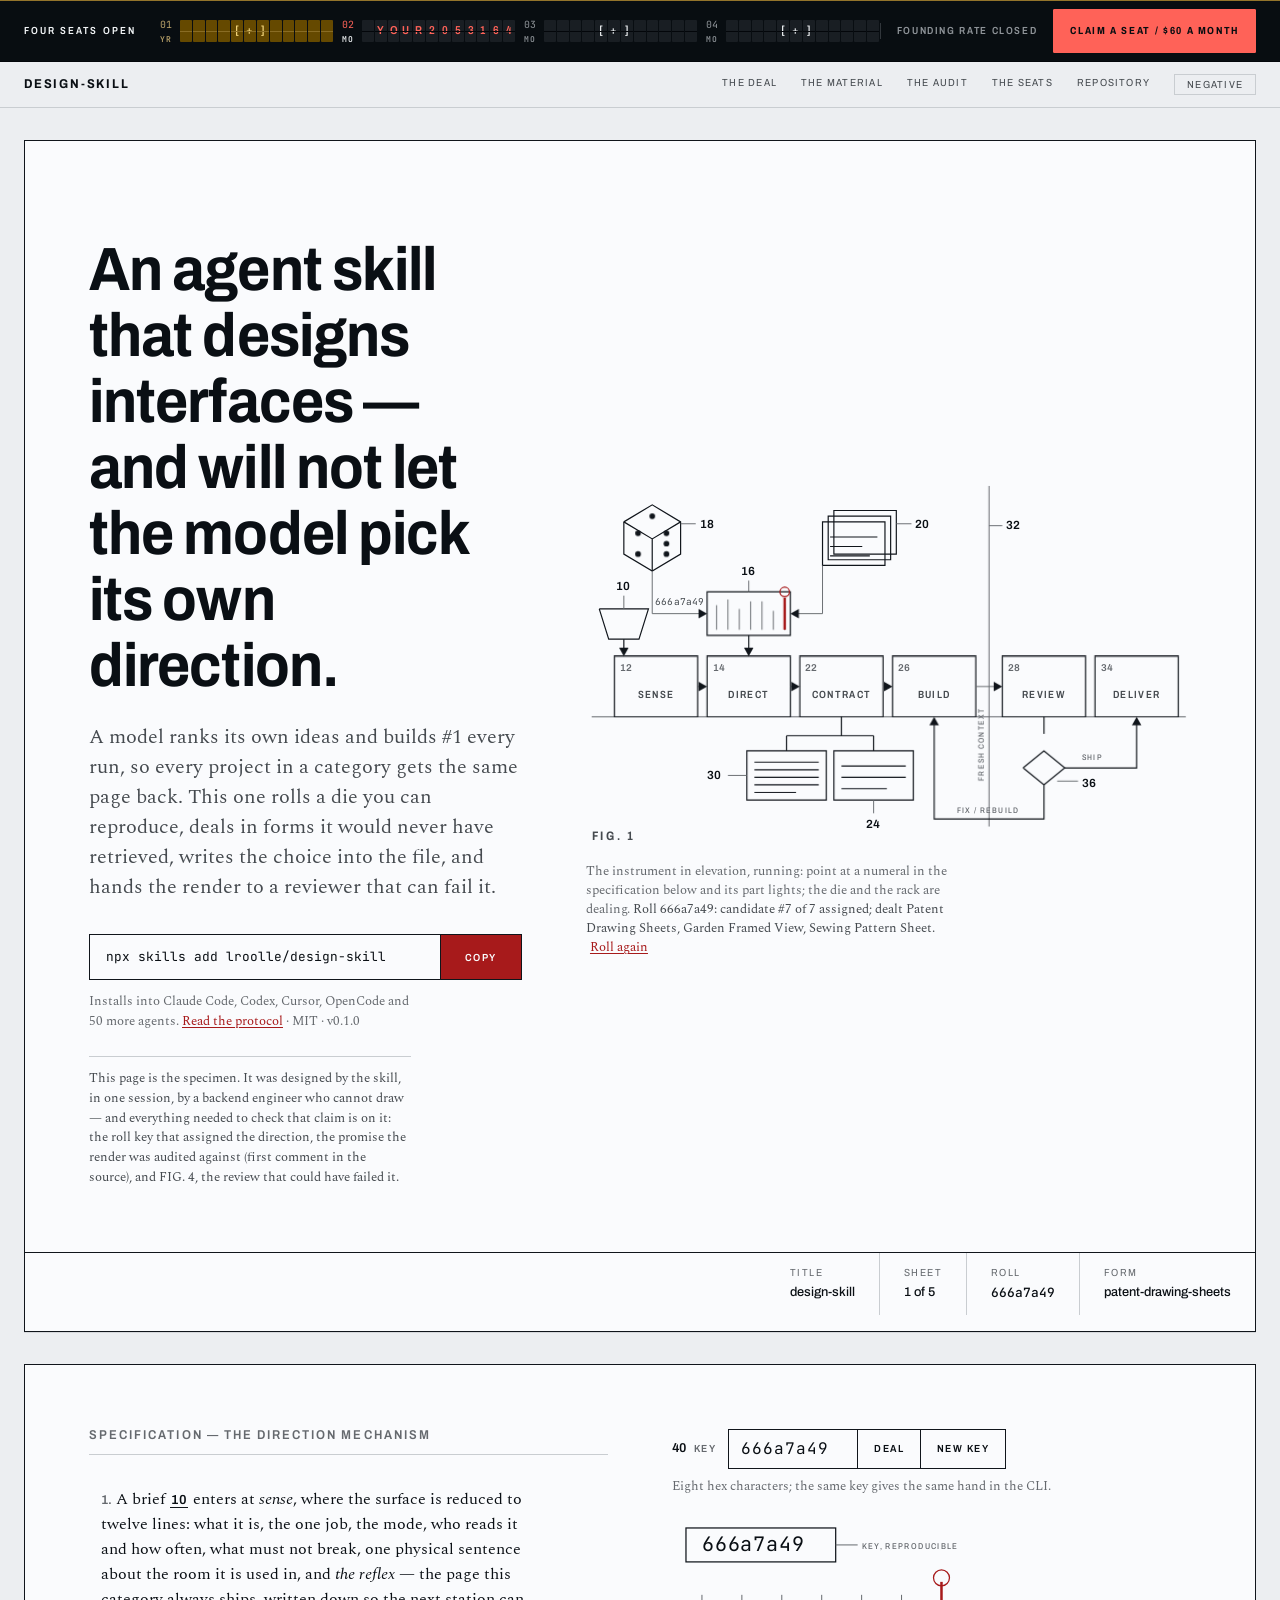
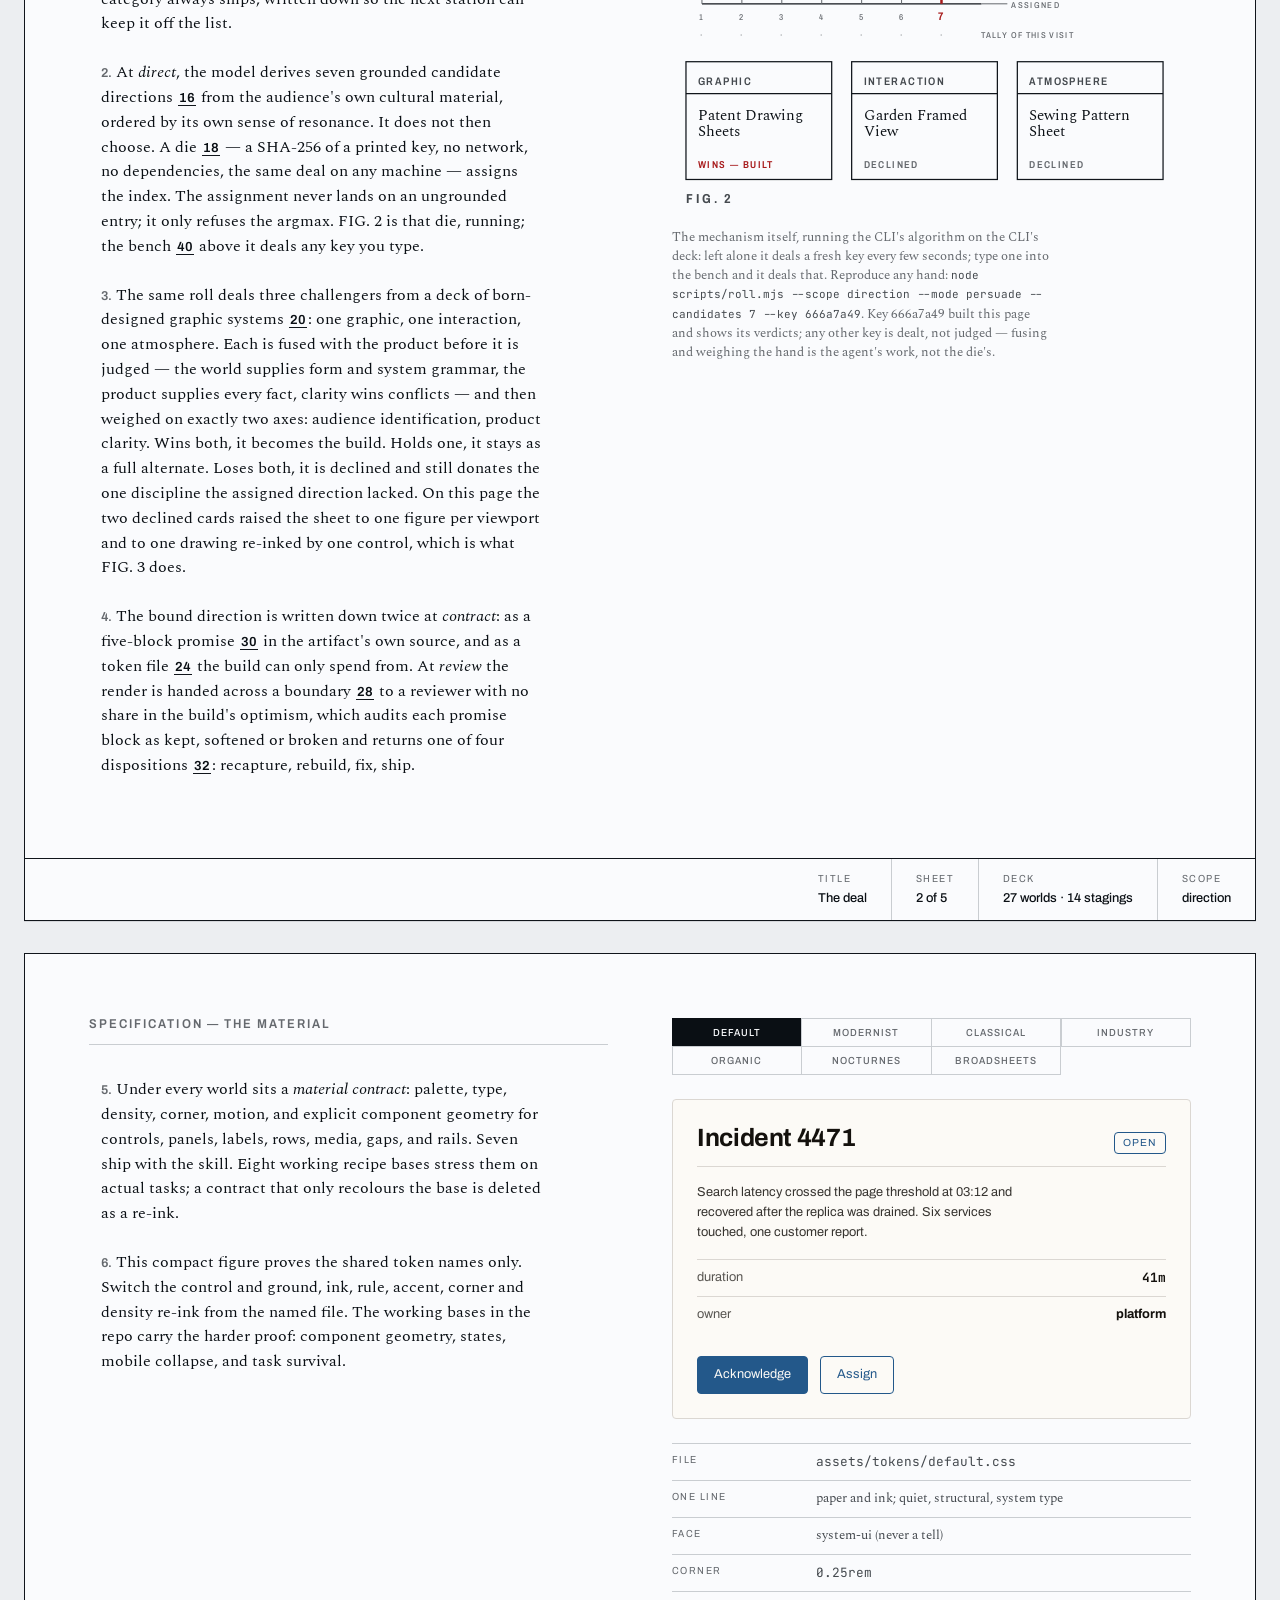
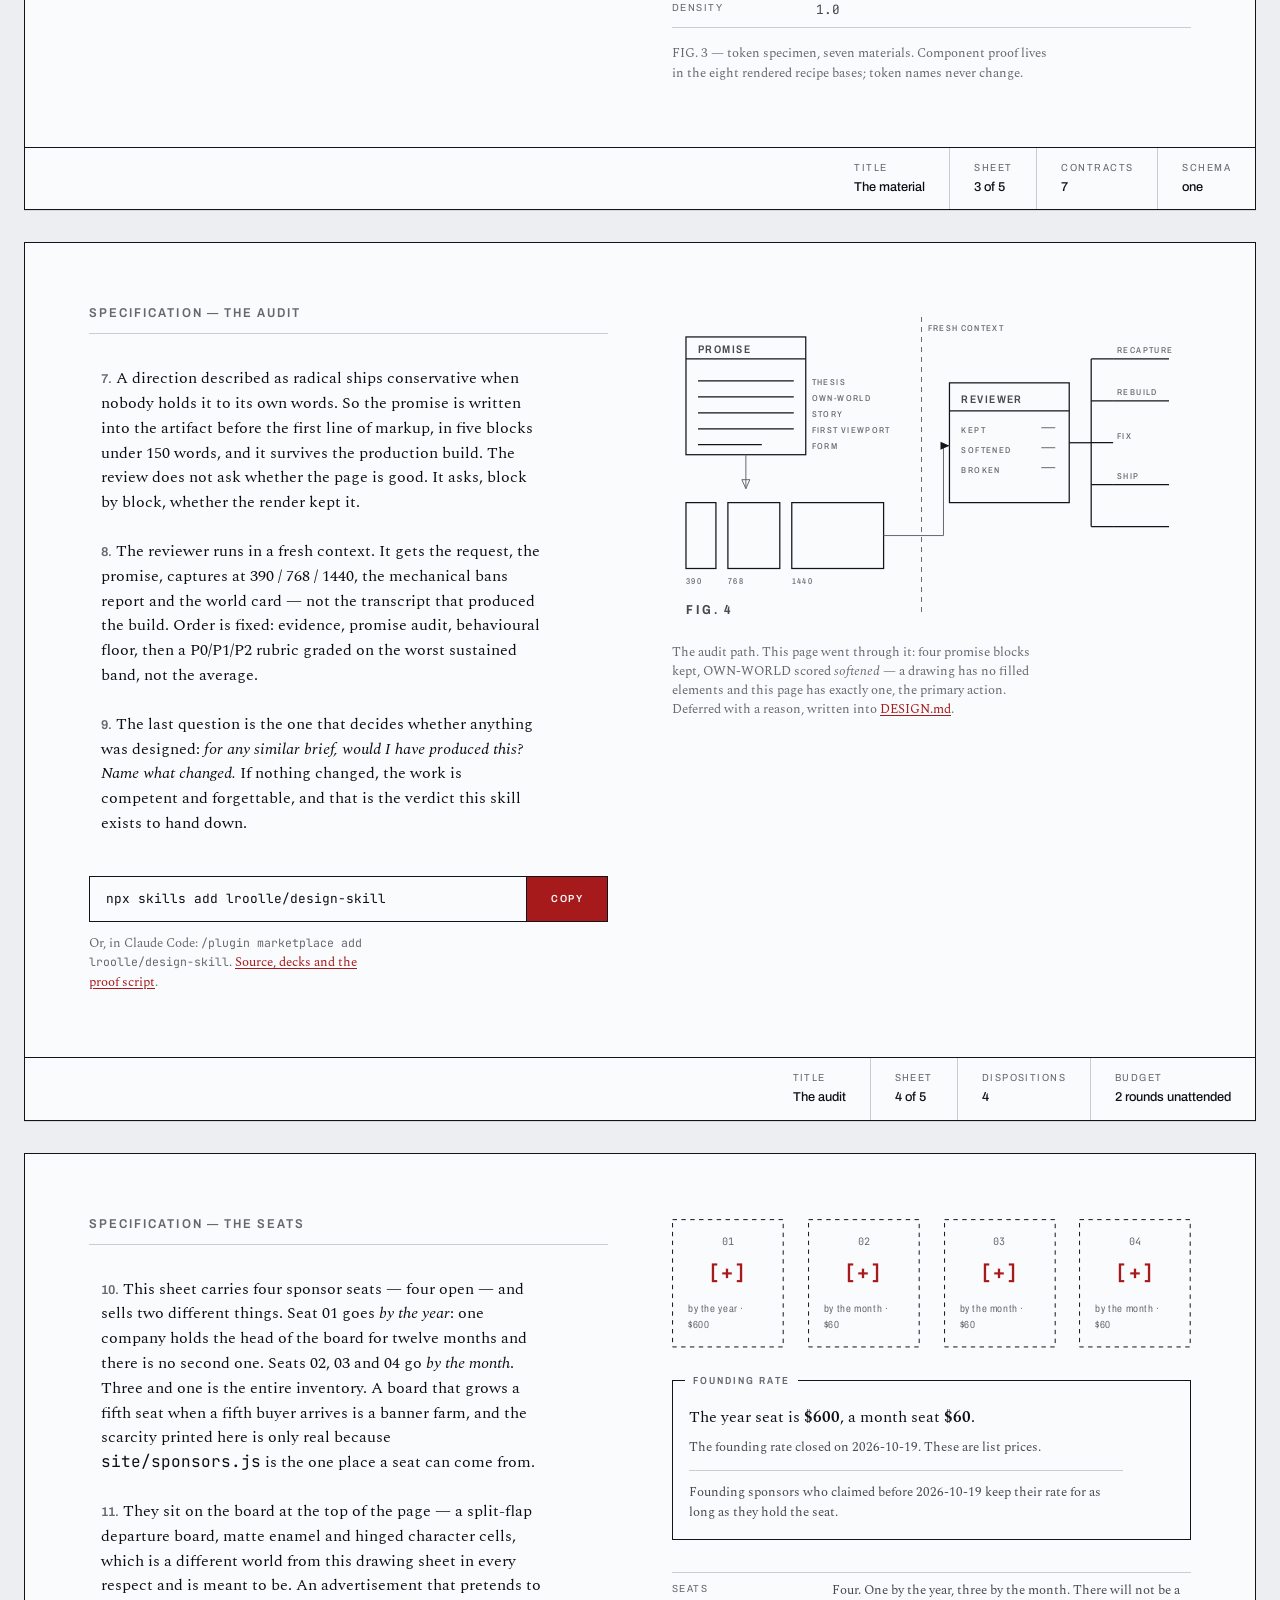
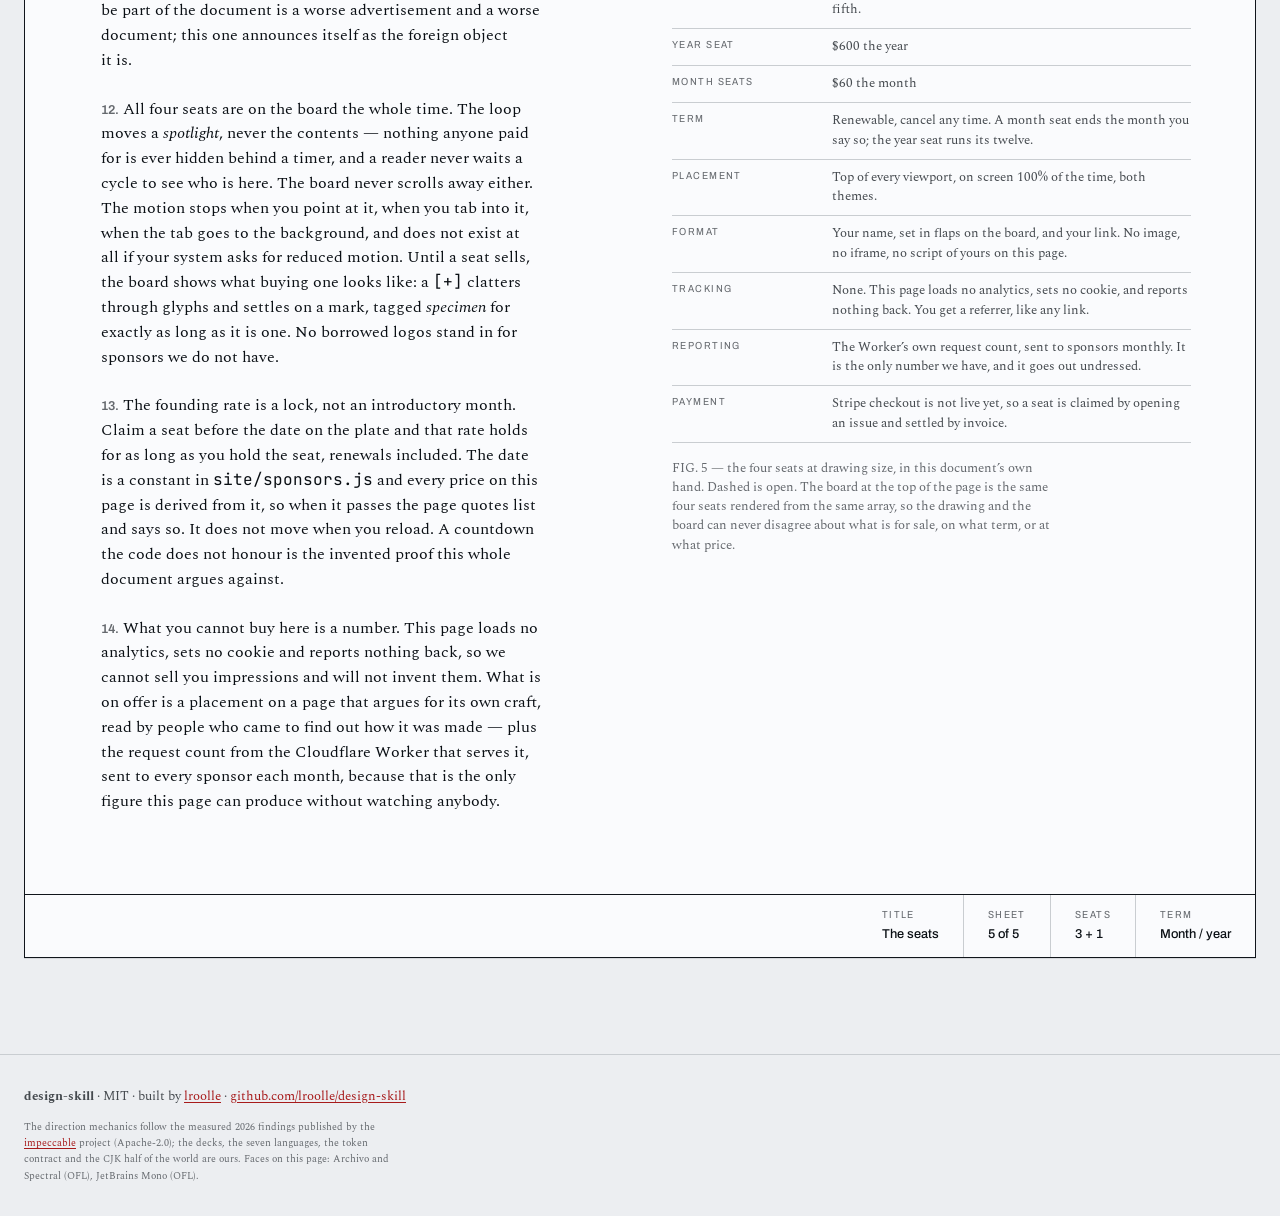
<file: site/index.html>
<!doctype html>
<html lang="en">
<head>
<meta charset="utf-8">
<meta name="viewport" content="width=device-width, initial-scale=1">
<title>design-skill &#183; an agent skill that will not let the model pick its own direction</title>
<meta name="description" content="An agent skill for designing user-facing surfaces: an outside die assigns the direction from grounded candidates, foreign forms are dealt in as challengers, the choice is written into the artifact as a promise, and a fresh-context reviewer audits the render against it.">
<link rel="canonical" href="https://lroolle.com/design-skill">
<meta property="og:type" content="website">
<meta property="og:title" content="design-skill">
<meta property="og:description" content="A design skill with taste built in: sense, roll, promise, build, review. Seven material languages, a deck of born-designed worlds the dice deal from, and a reviewer that can say costume.">
<meta property="og:url" content="https://lroolle.com/design-skill">

<link rel="preconnect" href="https://fonts.googleapis.com">
<link rel="preconnect" href="https://fonts.gstatic.com" crossorigin>
<link rel="stylesheet" href="https://fonts.googleapis.com/css2?family=Archivo:wdth,wght@75..112,400..700&family=Spectral:ital,wght@0,300;0,400;0,600;1,400&family=JetBrains+Mono:wght@400;500&family=Noto+Sans+SC:wght@400;500&display=swap">
<link rel="stylesheet" href="tokens.css">
<link rel="stylesheet" href="page.css">
<link rel="stylesheet" href="sponsors.css">
<script>
  // theme before paint: no flash, no layout shift
  (function () {
    var t = localStorage.getItem('ds-theme');
    if (!t) t = matchMedia('(prefers-color-scheme: dark)').matches ? 'dark' : 'light';
    document.documentElement.setAttribute('data-theme', t);
  })();
</script>
</head>
<body>
<!--
  PROMISE  design-skill / lroolle.com/design-skill / roll 666a7a49

  THESIS          This page is the patent drawing of an instrument: the skill
                  explained by numbered parts on leader lines, never by
                  adjectives. It refuses the agent-skill landing -- near-black
                  ground, one acid accent, three feature cards, "Get started".
  OWN-WORLD       Cool drafting paper; one uniform ink line for outlines and a
                  lighter one for leaders and hatching; no fills; drafting red
                  as the only highlight, on the part under discussion. Archivo
                  (width axis) draughts the FIG. labels and reference numerals,
                  Spectral sets the numbered specification, JetBrains Mono the
                  keys and commands. Zero radius everywhere; rules are drawing,
                  not decoration.
  STORY           The visitor sees a machine with named parts, believes it
                  because the roll printed on the page is real and reproducible
                  and the seven materials re-ink a live specimen, and copies one
                  install line.
  FIRST VIEWPORT  One sheet with a ruled border and a title block bottom-right.
                  Left: the sentence, the dek, the install field as the single
                  action. Right: FIG. 1, the six-station instrument with the die
                  and the deck hanging over station 2, every part on a leader.
                  Nothing else in the viewport.
  FORM            Patent Drawing Sheets (decks/worlds/patent-drawing-sheets.md), dealt
                  as the graphic challenger against assigned candidate #7 (the
                  test bench) and winning both axes. Roll key 666a7a49. Raises:
                  one figure per viewport, from garden-framed-view (declined);
                  one drawing re-inked by a single control, from
                  sewing-pattern-sheet (declined).
  --
  FINISH          unreviewed is unfinished: this build ends with the review, the
                  verdict, and DESIGN.md.
-->
<a class="skip" href="#fig-1">Skip to FIG. 1</a>

<aside class="sponsors" id="sponsors" aria-label="Sponsor seats">
  <div class="sponsors__inner">
    <p class="sponsors__label"><b>Four seats</b><span> on this sheet</span></p>
    <ol class="seats" aria-label="Four sponsor seats"></ol>
    <p class="sponsors__clock" id="sponsors-clock"></p>
    <a class="sponsors__cta" href="#sheet-5"><span class="cta-long">Claim a seat</span><span class="cta-short">Claim</span></a>
  </div>
</aside>

<header class="rail">
  <a class="wordmark" href="#sheet-1">design&#8209;skill</a>
  <nav class="rail__nav" aria-label="Sheets">
    <a href="#sheet-2">The deal</a>
    <a href="#sheet-3">The material</a>
    <a href="#sheet-4">The audit</a>
    <a href="#sheet-5">The seats</a>
    <a href="https://github.com/lroolle/design-skill">Repository</a>
  </nav>
  <button class="theme" type="button" id="theme" aria-pressed="false">
    <span class="theme__label">Negative</span>
  </button>
</header>

<main>

<!-- ============================ SHEET 1 ============================ -->
<section class="sheet" id="sheet-1">
  <div class="sheet__frame">
    <div class="sheet__body sheet__body--lede">

      <div class="lede">
        <h1>An agent skill that designs interfaces &#8212; and will not let the model pick its own direction.</h1>
        <p class="dek">
          A model ranks its own ideas and builds #1 every run, so every project
          in a category gets the same page back. This one rolls a die you can
          reproduce, deals in forms it would never have retrieved, writes the
          choice into the file, and hands the render to a reviewer that can
          fail it.
        </p>

        <div class="install">
          <code class="install__cmd" id="cmd">npx skills add lroolle/design-skill</code>
          <button class="install__copy" type="button" id="copy" data-cmd="npx skills add lroolle/design-skill">Copy</button>
        </div>
        <p class="lede__aside">
          Installs into Claude Code, Codex, Cursor, OpenCode and 50 more agents.
          <a href="https://github.com/lroolle/design-skill/blob/main/skills/design-skill/SKILL.md">Read the protocol</a>
          &#183; MIT &#183; v0.1.0
        </p>
        <p class="lede__sig">
          This page is the specimen. It was designed by the skill, in one
          session, by a backend engineer who cannot draw &#8212; and everything
          needed to check that claim is on it: the roll key that assigned the
          direction, the promise the render was audited against (first comment
          in the source), and FIG. 4, the review that could have failed it.
        </p>
      </div>

      <figure class="fig fig--hero fig--pan" id="fig-1">
        <svg viewBox="0 0 640 400" role="img" aria-labelledby="fig-1-t fig-1-d" class="draw">
          <title id="fig-1-t">FIG. 1 &#8212; the instrument in elevation</title>
          <desc id="fig-1-d">Six protocol stations on a rail: sense, direct, contract, build, review, deliver. A brief enters at the left. A candidate rack fed by a die and a card deck stands over station two; the die and the rack are running -- the key under the die and the marked slot on the rack change with each deal, and the caption prints the deal in words. Station three drops a promise and a token contract. A dashed boundary between build and review marks the reviewer's separate context. A four-way verdict gate after review either returns the work to build or releases it to deliver.</desc>

          <!-- ---- 10: the brief, entering ---- -->
          <g data-part="10" class="ink">
            <path d="M14 150 h52 l-10 32 h-32 z"/>
            <path d="M40 182 v14"/>
            <path d="M40 200 l-5 -9 10 0 z" class="solidmark"/>
          </g>
          <g class="hair"><path d="M40 150 v-14"/></g>
          <text class="numeral" x="32" y="130" data-ref="10">10</text>

          <!-- ---- 18: the die ---- -->
          <g data-part="18">
            <g class="ink">
              <path d="M40 58 l30 -18 30 18 v34 l-30 18 -30 -18 z"/>
              <path d="M40 58 l30 18 30 -18 M70 76 v34"/>
            </g>
            <g class="pip">
              <circle cx="55" cy="70" r="3"/><circle cx="55" cy="92" r="3"/>
              <circle cx="85" cy="70" r="3"/><circle cx="85" cy="81" r="3"/><circle cx="85" cy="92" r="3"/>
              <circle cx="70" cy="52" r="3"/>
            </g>
            <g class="hair"><path d="M70 110 v45 h52"/></g>
            <path d="M128 155 l-9 -5 0 10 z" class="solidmark"/>
          </g>
          <g class="hair"><path d="M100 60 h16"/></g>
          <text class="numeral" x="120" y="64" data-ref="18">18</text>
          <text class="keymini" x="73" y="146" data-deal="key" data-fig="1">666a7a49</text>

          <!-- ---- 20: the deck of worlds ---- -->
          <g data-part="20">
            <g class="ink">
              <rect x="262" y="46" width="66" height="46"/>
              <rect x="256" y="52" width="66" height="46"/>
              <rect x="250" y="58" width="66" height="46"/>
              <path d="M258 74 h50 M258 84 h34 M258 94 h42"/>
            </g>
            <g class="hair"><path d="M250 104 v51 h-28"/></g>
            <path d="M216 155 l9 -5 0 10 z" class="solidmark"/>
          </g>
          <g class="hair"><path d="M328 60 h16"/></g>
          <text class="numeral" x="348" y="64" data-ref="20">20</text>

          <!-- ---- 16: the candidate rack, seven grounded directions ---- -->
          <g data-part="16">
            <g class="ink"><rect x="128" y="132" width="88" height="46"/></g>
            <g class="hair">
              <path d="M138 172 v-26 M150 172 v-32 M162 172 v-22 M174 172 v-30"/>
              <path d="M186 172 v-30 M198 172 v-20 M210 172 v-27"/>
            </g>
            <g data-deal="pointer" data-fig="1" transform="translate(210 0)">
              <path d="M0 172 v-34" class="lit-bar"/>
              <circle cx="0" cy="132" r="5" class="lit-ring"/>
            </g>
            <g class="ink"><path d="M172 178 v18"/></g>
            <path d="M172 200 l-5 -9 10 0 z" class="solidmark"/>
          </g>
          <g class="hair"><path d="M172 132 v-12"/></g>
          <text class="numeral" x="164" y="114" data-ref="16">16</text>

          <!-- ---- the rail and its six stations ---- -->
          <g class="ink">
            <line x1="6" y1="264" x2="634" y2="264" class="hair"/>
            <g data-part="12"><rect x="30"  y="200" width="88" height="64"/></g>
            <g data-part="14"><rect x="128" y="200" width="88" height="64"/></g>
            <g data-part="22"><rect x="226" y="200" width="88" height="64"/></g>
            <g data-part="26"><rect x="324" y="200" width="88" height="64"/></g>
            <g data-part="28"><rect x="440" y="200" width="88" height="64"/></g>
            <g data-part="34"><rect x="538" y="200" width="88" height="64"/></g>
            <g class="hair">
              <path d="M118 232 h6"/><path d="M128 232 l-9 -5 0 10 z" class="solidmark"/>
              <path d="M216 232 h6"/><path d="M226 232 l-9 -5 0 10 z" class="solidmark"/>
              <path d="M314 232 h6"/><path d="M324 232 l-9 -5 0 10 z" class="solidmark"/>
              <path d="M412 232 h20"/><path d="M440 232 l-9 -5 0 10 z" class="solidmark"/>
            </g>
          </g>
          <g class="numeral numeral--in">
            <text x="36" y="216" data-ref="12">12</text>
            <text x="134" y="216" data-ref="14">14</text>
            <text x="232" y="216" data-ref="22">22</text>
            <text x="330" y="216" data-ref="26">26</text>
            <text x="446" y="216" data-ref="28">28</text>
            <text x="544" y="216" data-ref="34">34</text>
          </g>
          <g class="label">
            <text x="74"  y="244" text-anchor="middle">SENSE</text>
            <text x="172" y="244" text-anchor="middle">DIRECT</text>
            <text x="270" y="244" text-anchor="middle">CONTRACT</text>
            <text x="368" y="244" text-anchor="middle">BUILD</text>
            <text x="484" y="244" text-anchor="middle">REVIEW</text>
            <text x="582" y="244" text-anchor="middle">DELIVER</text>
          </g>

          <!-- ---- 30 + 24: what station three writes down ---- -->
          <g class="ink"><path d="M270 264 v20 M212 284 h92 M212 284 v16 M304 284 v16"/></g>
          <g data-part="30" class="ink">
            <rect x="170" y="300" width="84" height="52"/>
            <path d="M178 312 h68 M178 320 h68 M178 328 h68 M178 336 h68 M178 344 h44"/>
          </g>
          <g class="hair"><path d="M170 326 h-20"/></g>
          <text class="numeral" x="128" y="330" data-ref="30">30</text>

          <g data-part="24" class="ink">
            <rect x="262" y="300" width="84" height="52"/>
            <path d="M270 316 h68 M270 328 h68 M270 340 h48"/>
          </g>
          <g class="hair"><path d="M304 352 v14"/></g>
          <text class="numeral" x="296" y="382" data-ref="24">24</text>

          <!-- ---- 32: the reviewer's boundary ---- -->
          <g data-part="32">
            <path d="M426 20 v360" class="boundary"/>
          </g>
          <g class="hair"><path d="M426 62 h14"/></g>
          <text class="numeral" x="444" y="66" data-ref="32">32</text>
          <text class="micro boundary__label" transform="translate(420,332) rotate(-90)">FRESH CONTEXT</text>

          <!-- ---- 36: the verdict gate ---- -->
          <g data-part="36">
            <g class="ink">
              <path d="M484 264 v18"/>
              <path d="M462 318 l22 -18 22 18 -22 18 z"/>
              <path d="M506 318 h76 v-46"/>
              <path d="M582 264 l-5 9 10 0 z" class="solidmark"/>
              <path d="M484 336 v36 h-116 v-100"/>
              <path d="M368 264 l-5 9 10 0 z" class="solidmark"/>
            </g>
          </g>
          <g class="hair"><path d="M498 332 h22"/></g>
          <text class="numeral" x="524" y="338" data-ref="36">36</text>
          <text class="micro" x="392" y="366">FIX / REBUILD</text>
          <text class="micro" x="524" y="310">SHIP</text>

          <text class="figlabel" x="6" y="394">FIG. 1</text>
        </svg>
        <p class="fig__pan-note">Drag sideways to read the drawing</p>
        <figcaption>
          The instrument in elevation, running: point at a numeral in the
          specification below and its part lights; the die and the rack are
          dealing. <span class="fig__deal" data-deal="readout" data-fig="1">Roll 666a7a49: candidate #7 of 7 assigned; dealt Patent Drawing Sheets, Garden Framed View, Sewing Pattern Sheet.</span>
          <button class="roll" type="button" data-roll>Roll again</button>
        </figcaption>
      </figure>

    </div>

    <div class="titleblock">
      <div class="titleblock__cell"><span>Title</span><b>design-skill</b></div>
      <div class="titleblock__cell"><span>Sheet</span><b>1 of 5</b></div>
      <div class="titleblock__cell"><span>Roll</span><b data-mono>666a7a49</b></div>
      <div class="titleblock__cell"><span>Form</span><b>patent-drawing-sheets</b></div>
    </div>
  </div>
</section>

<!-- ============================ SHEET 2 ============================ -->
<section class="sheet" id="sheet-2">
  <div class="sheet__frame">
    <div class="sheet__body sheet__body--spec">

      <div class="spec">
        <h2 class="spec__head">Specification &#8212; the direction mechanism</h2>

        <p class="spec__p">
          <b>1.</b> A brief <button class="ref" data-ref="10">10</button> enters
          at <i>sense</i>, where the surface is reduced to twelve lines: what it
          is, the one job, the mode, who reads it and how often, what must not
          break, one physical sentence about the room it is used in, and
          <em>the reflex</em> &#8212; the page this category always ships, written
          down so the next station can keep it off the list.
        </p>

        <p class="spec__p">
          <b>2.</b> At <i>direct</i>, the model derives seven grounded candidate
          directions <button class="ref" data-ref="16">16</button> from the
          audience's own cultural material, ordered by its own sense of
          resonance. It does not then choose. A die
          <button class="ref" data-ref="18">18</button> &#8212; a SHA-256 of a
          printed key, no network, no dependencies, the same deal on any machine
          &#8212; assigns the index. The assignment never lands on an ungrounded
          entry; it only refuses the argmax. FIG. 2 is that die, running; the
          bench <button class="ref" data-ref="40">40</button> above it deals
          any key you type.
        </p>

        <p class="spec__p">
          <b>3.</b> The same roll deals three challengers from a deck of
          born-designed graphic systems <button class="ref" data-ref="20">20</button>:
          one graphic, one interaction, one atmosphere. Each is fused with the
          product before it is judged &#8212; the world supplies form and system
          grammar, the product supplies every fact, clarity wins conflicts &#8212;
          and then weighed on exactly two axes: audience identification, product
          clarity. Wins both, it becomes the build. Holds one, it stays as a full
          alternate. Loses both, it is declined and still donates the one
          discipline the assigned direction lacked. On this page the two
          declined cards raised the sheet to one figure per viewport and to one
          drawing re-inked by one control, which is what FIG. 3 does.
        </p>

        <p class="spec__p">
          <b>4.</b> The bound direction is written down twice at <i>contract</i>:
          as a five-block promise <button class="ref" data-ref="30">30</button>
          in the artifact's own source, and as a token file
          <button class="ref" data-ref="24">24</button> the build can only spend
          from. At <i>review</i> the render is handed across a boundary
          <button class="ref" data-ref="28">28</button> to a reviewer with no
          share in the build's optimism, which audits each promise block as kept,
          softened or broken and returns one of four dispositions
          <button class="ref" data-ref="32">32</button>: recapture, rebuild, fix,
          ship.
        </p>
      </div>

      <figure class="fig fig--pan" id="fig-2">
        <form class="bench" data-deal="form" data-part="40" aria-label="The bench: deal any key">
          <span class="bench__num" data-ref="40" aria-hidden="true">40</span>
          <label class="bench__label" for="bench-key">Key</label>
          <input class="bench__key" id="bench-key" data-deal="input" value="666a7a49" maxlength="8" pattern="[0-9a-fA-F]{8}" spellcheck="false" autocomplete="off" autocapitalize="off" aria-describedby="bench-help">
          <button class="bench__btn" type="submit">Deal</button>
          <button class="bench__btn" type="button" data-roll>New key</button>
          <span class="bench__help" id="bench-help">Eight hex characters; the same key gives the same hand in the CLI.</span>
          <span class="vh" aria-live="polite" data-deal="live"></span>
        </form>
        <svg viewBox="0 0 520 300" role="img" aria-labelledby="fig-2-t fig-2-d">
          <title id="fig-2-t">FIG. 2 &#8212; the deal, running</title>
          <desc id="fig-2-d">Detail of the die and the deck, running. Key 666a7a49 assigns index seven of seven candidates. Three challengers are dealt: patent drawing sheets (graphic), garden framed view (interaction), sewing pattern sheet (atmosphere). Verdicts: wins, declined, declined.</desc>

          <!-- key strip -->
          <g class="ink"><rect x="14" y="16" width="150" height="34"/></g>
          <text class="key" x="30" y="39" data-deal="key" data-fig="2">666a7a49</text>
          <g class="hair"><path d="M164 33 h22"/></g>
          <text class="micro" x="190" y="37">KEY, REPRODUCIBLE</text>

          <!-- index scale 1..7 -->
          <g class="ink"><path d="M30 92 h280"/></g>
          <g class="hair">
            <path d="M30 92 v-9 M70 92 v-9 M110 92 v-9 M150 92 v-9 M190 92 v-9 M230 92 v-9 M270 92 v-9"/>
          </g>
          <g data-deal="pointer" data-fig="2" transform="translate(270 0)">
            <path d="M0 92 v-22" class="lit-bar"/>
            <circle cx="0" cy="66" r="8" class="lit-ring"/>
          </g>
          <g class="micro">
            <text x="30" y="108" text-anchor="middle" data-deal="tick">1</text>
            <text x="70" y="108" text-anchor="middle" data-deal="tick">2</text>
            <text x="110" y="108" text-anchor="middle" data-deal="tick">3</text>
            <text x="150" y="108" text-anchor="middle" data-deal="tick">4</text>
            <text x="190" y="108" text-anchor="middle" data-deal="tick">5</text>
            <text x="230" y="108" text-anchor="middle" data-deal="tick">6</text>
            <text x="270" y="108" text-anchor="middle" data-deal="tick" class="numeral--lit">7</text>
          </g>
          <g class="micro tally">
            <text x="30" y="126" text-anchor="middle" data-deal="tally">&#183;</text>
            <text x="70" y="126" text-anchor="middle" data-deal="tally">&#183;</text>
            <text x="110" y="126" text-anchor="middle" data-deal="tally">&#183;</text>
            <text x="150" y="126" text-anchor="middle" data-deal="tally">&#183;</text>
            <text x="190" y="126" text-anchor="middle" data-deal="tally">&#183;</text>
            <text x="230" y="126" text-anchor="middle" data-deal="tally">&#183;</text>
            <text x="270" y="126" text-anchor="middle" data-deal="tally">&#183;</text>
            <text x="310" y="126" data-deal="count">TALLY OF THIS VISIT</text>
          </g>
          <g class="hair"><path d="M310 92 h26"/></g>
          <text class="micro" x="340" y="96">ASSIGNED</text>

          <!-- three dealt cards -->
          <g class="ink">
            <rect x="14" y="150" width="146" height="118"/>
            <rect x="180" y="150" width="146" height="118"/>
            <rect x="346" y="150" width="146" height="118"/>
            <path d="M14 182 h146 M180 182 h146 M346 182 h146"/>
          </g>
          <g class="label">
            <text x="26" y="173">GRAPHIC</text>
            <text x="192" y="173">INTERACTION</text>
            <text x="358" y="173">ATMOSPHERE</text>
          </g>
          <g class="cardname">
            <text x="26" y="208" data-deal="name">Patent Drawing</text>
            <text x="26" y="224" data-deal="name">Sheets</text>
            <text x="192" y="208" data-deal="name">Garden Framed</text>
            <text x="192" y="224" data-deal="name">View</text>
            <text x="358" y="208" data-deal="name">Sewing Pattern</text>
            <text x="358" y="224" data-deal="name">Sheet</text>
          </g>
          <g class="verdict">
            <text x="26" y="256" class="verdict--win" data-deal="verdict">WINS &#8212; BUILT</text>
            <text x="192" y="256" data-deal="verdict">DECLINED</text>
            <text x="358" y="256" data-deal="verdict">DECLINED</text>
          </g>
          <text class="figlabel" x="14" y="292">FIG. 2</text>
        </svg>
        <p class="fig__pan-note">Drag sideways to read the drawing</p>
        <figcaption>
          The mechanism itself, running the CLI's algorithm on the CLI's deck:
          left alone it deals a fresh key every few seconds; type one into the
          bench and it deals that. Reproduce any hand:
          <code data-mono data-deal="cmd">node scripts/roll.mjs --scope direction --mode persuade --candidates 7 --key 666a7a49</code>.
          Key 666a7a49 built this page and shows its verdicts; any other key is
          dealt, not judged &#8212; fusing and weighing the hand is the agent's
          work, not the die's.
        </figcaption>
      </figure>

    </div>

    <div class="titleblock">
      <div class="titleblock__cell"><span>Title</span><b>The deal</b></div>
      <div class="titleblock__cell"><span>Sheet</span><b>2 of 5</b></div>
      <div class="titleblock__cell"><span>Deck</span><b data-deal="decksize">27 worlds &#183; 14 stagings</b></div>
      <div class="titleblock__cell"><span>Scope</span><b>direction</b></div>
    </div>
  </div>
</section>

<!-- ============================ SHEET 3 ============================ -->
<section class="sheet" id="sheet-3">
  <div class="sheet__frame">
    <div class="sheet__body sheet__body--spec">

      <div class="spec">
        <h2 class="spec__head">Specification &#8212; the material</h2>
        <p class="spec__p">
          <b>5.</b> Under every world sits a <i>material contract</i>: palette,
          type, density, corner, motion, and explicit component geometry for
          controls, panels, labels, rows, media, gaps, and rails. Seven ship with
          the skill. Eight working recipe bases stress them on actual tasks; a
          contract that only recolours the base is deleted as a re-ink.
        </p>
        <p class="spec__p">
          <b>6.</b> This compact figure proves the shared token names only. Switch
          the control and ground, ink, rule, accent, corner and density re-ink
          from the named file. The working bases in the repo carry the harder
          proof: component geometry, states, mobile collapse, and task survival.
        </p>
      </div>

      <figure class="fig" id="fig-3">
        <div class="switch" role="radiogroup" aria-label="Material contract">
          <button type="button" role="radio" aria-checked="true"  data-set="default">default</button>
          <button type="button" role="radio" aria-checked="false" data-set="modernist">modernist</button>
          <button type="button" role="radio" aria-checked="false" data-set="classical">classical</button>
          <button type="button" role="radio" aria-checked="false" data-set="industry">industry</button>
          <button type="button" role="radio" aria-checked="false" data-set="organic">organic</button>
          <button type="button" role="radio" aria-checked="false" data-set="nocturnes">nocturnes</button>
          <button type="button" role="radio" aria-checked="false" data-set="broadsheets">broadsheets</button>
        </div>

        <div class="specimen" id="specimen" data-spec="default">
          <div class="specimen__head">
            <h3 class="specimen__title">Incident 4471</h3>
            <span class="specimen__tag">open</span>
          </div>
          <p class="specimen__body">
            Search latency crossed the page threshold at 03:12 and recovered
            after the replica was drained. Six services touched, one customer
            report.
          </p>
          <div class="specimen__row"><span>duration</span><b data-mono>41m</b></div>
          <div class="specimen__row"><span>owner</span><b>platform</b></div>
          <div class="specimen__actions">
            <span class="specimen__btn">Acknowledge</span>
            <span class="specimen__btn specimen__btn--quiet">Assign</span>
          </div>
        </div>

        <dl class="readout" id="readout">
          <div><dt>file</dt><dd data-mono id="ro-file">assets/tokens/default.css</dd></div>
          <div><dt>one line</dt><dd id="ro-line">paper and ink; quiet, structural, system type</dd></div>
          <div><dt>face</dt><dd id="ro-face">system-ui (never a tell)</dd></div>
          <div><dt>corner</dt><dd data-mono id="ro-radius">0.25rem</dd></div>
          <div><dt>density</dt><dd data-mono id="ro-density">1.0</dd></div>
        </dl>
        <figcaption>
          FIG. 3 &#8212; token specimen, seven materials. Component proof lives in
          the eight rendered recipe bases; token names never change.
        </figcaption>
      </figure>

    </div>

    <div class="titleblock">
      <div class="titleblock__cell"><span>Title</span><b>The material</b></div>
      <div class="titleblock__cell"><span>Sheet</span><b>3 of 5</b></div>
      <div class="titleblock__cell"><span>Contracts</span><b>7</b></div>
      <div class="titleblock__cell"><span>Schema</span><b>one</b></div>
    </div>
  </div>
</section>

<!-- ============================ SHEET 4 ============================ -->
<section class="sheet" id="sheet-4">
  <div class="sheet__frame">
    <div class="sheet__body sheet__body--spec">

      <div class="spec">
        <h2 class="spec__head">Specification &#8212; the audit</h2>
        <p class="spec__p">
          <b>7.</b> A direction described as radical ships conservative when
          nobody holds it to its own words. So the promise is written into the
          artifact before the first line of markup, in five blocks under 150
          words, and it survives the production build. The review does not ask
          whether the page is good. It asks, block by block, whether the render
          kept it.
        </p>
        <p class="spec__p">
          <b>8.</b> The reviewer runs in a fresh context. It gets the request,
          the promise, captures at 390 / 768 / 1440, the mechanical bans report
          and the world card &#8212; not the transcript that produced the build.
          Order is fixed: evidence, promise audit, behavioural floor, then a
          P0/P1/P2 rubric graded on the worst sustained band, not the average.
        </p>
        <p class="spec__p">
          <b>9.</b> The last question is the one that decides whether anything
          was designed: <em>for any similar brief, would I have produced this?
          Name what changed.</em> If nothing changed, the work is competent and
          forgettable, and that is the verdict this skill exists to hand down.
        </p>

        <div class="close">
          <div class="install install--close">
            <code class="install__cmd">npx skills add lroolle/design-skill</code>
            <button class="install__copy" type="button" data-cmd="npx skills add lroolle/design-skill">Copy</button>
          </div>
          <p class="lede__aside">
            Or, in Claude Code: <code data-mono>/plugin marketplace add lroolle/design-skill</code>.
            <a href="https://github.com/lroolle/design-skill">Source, decks and the proof script</a>.
          </p>
        </div>
      </div>

      <figure class="fig fig--pan" id="fig-4">
        <svg viewBox="0 0 520 320" role="img" aria-labelledby="fig-4-t fig-4-d">
          <title id="fig-4-t">FIG. 4 &#8212; the audit path</title>
          <desc id="fig-4-d">The five-block promise on the left feeds three captures at 390, 768 and 1440. The captures cross a dashed boundary into the reviewer, which marks each block kept, softened or broken and emits one of four dispositions: recapture, rebuild, fix, ship.</desc>

          <!-- promise block -->
          <g class="ink">
            <rect x="14" y="30" width="120" height="118"/>
            <path d="M14 52 h120"/>
            <path d="M26 74 h96 M26 90 h96 M26 106 h96 M26 122 h96 M26 138 h64"/>
          </g>
          <text class="label" x="26" y="46">PROMISE</text>
          <g class="micro">
            <text x="140" y="78">THESIS</text>
            <text x="140" y="94">OWN-WORLD</text>
            <text x="140" y="110">STORY</text>
            <text x="140" y="126">FIRST VIEWPORT</text>
            <text x="140" y="142">FORM</text>
          </g>

          <!-- captures -->
          <g class="ink">
            <rect x="14" y="196" width="30" height="66"/>
            <rect x="56" y="196" width="52" height="66"/>
            <rect x="120" y="196" width="92" height="66"/>
            <path d="M74 148 v34 M74 182 l-4 -9 8 0 z" class="hair"/>
          </g>
          <g class="micro">
            <text x="14" y="278">390</text>
            <text x="56" y="278">768</text>
            <text x="120" y="278">1440</text>
          </g>

          <!-- boundary + reviewer -->
          <path d="M250 10 v300" class="boundary"/>
          <text class="micro boundary__label" x="256" y="24">FRESH CONTEXT</text>
          <g class="ink">
            <rect x="278" y="76" width="120" height="120"/>
            <path d="M278 104 h120"/>
            <path d="M212 229 h60 v-90 h6" class="hair"/>
            <path d="M278 139 l-9 -4 0 8 z" class="solidmark"/>
          </g>
          <text class="label" x="290" y="96">REVIEWER</text>
          <g class="micro">
            <text x="290" y="126">KEPT</text>
            <text x="290" y="146">SOFTENED</text>
            <text x="290" y="166">BROKEN</text>
          </g>
          <g class="hair">
            <path d="M370 121 h14 M370 141 h14 M370 161 h14"/>
          </g>

          <!-- dispositions -->
          <g class="ink">
            <path d="M398 136 h22"/>
            <path d="M420 136 v-84 M420 136 v84 M420 136 h22"/>
            <path d="M442 52 h56 M442 94 h56 M442 178 h56 M442 220 h56"/>
            <path d="M420 52 h22 M420 94 h22 M420 178 h22 M420 220 h22"/>
          </g>
          <g class="micro">
            <text x="446" y="46">RECAPTURE</text>
            <text x="446" y="88">REBUILD</text>
            <text x="446" y="132">FIX</text>
            <text x="446" y="172">SHIP</text>
          </g>
          <text class="figlabel" x="14" y="308">FIG. 4</text>
        </svg>
        <p class="fig__pan-note">Drag sideways to read the drawing</p>
        <figcaption>
          The audit path. This page went through it: four promise blocks kept,
          OWN-WORLD scored <i>softened</i> &#8212; a drawing has no filled elements
          and this page has exactly one, the primary action. Deferred with a
          reason, written into
          <a href="https://github.com/lroolle/design-skill/blob/main/site/DESIGN.md">DESIGN.md</a>.
        </figcaption>
      </figure>

    </div>

    <div class="titleblock">
      <div class="titleblock__cell"><span>Title</span><b>The audit</b></div>
      <div class="titleblock__cell"><span>Sheet</span><b>4 of 5</b></div>
      <div class="titleblock__cell"><span>Dispositions</span><b>4</b></div>
      <div class="titleblock__cell"><span>Budget</span><b>2 rounds unattended</b></div>
    </div>
  </div>
</section>


<!-- ============================ SHEET 5 ============================ -->
<section class="sheet" id="sheet-5">
  <div class="sheet__frame">
    <div class="sheet__body sheet__body--spec">

      <div class="spec">
        <h2 class="spec__head">Specification &#8212; the seats</h2>
        <p class="spec__p">
          <b>10.</b> This sheet carries four sponsor seats &#8212;
          <span id="seats-open">four</span> open &#8212; and sells two different
          things. Seat 01 goes <em>by the year</em>: one company holds the head
          of the board for twelve months and there is no second one. Seats 02,
          03 and 04 go <em>by the month</em>. Three and one is the entire
          inventory. A board that grows a fifth seat when a fifth buyer arrives
          is a banner farm, and the scarcity printed here is only real because
          <code>site/sponsors.js</code> is the one place a seat can come from.
        </p>
        <p class="spec__p">
          <b>11.</b> They sit on the board at the top of the page &#8212; a
          split-flap departure board, matte enamel and hinged character cells,
          which is a different world from this drawing sheet in every respect
          and is meant to be. An advertisement that pretends to be part of the
          document is a worse advertisement and a worse document; this one
          announces itself as the foreign object it is.
        </p>
        <p class="spec__p">
          <b>12.</b> All four seats are on the board the whole time. The loop
          moves a <em>spotlight</em>, never the contents &#8212; nothing anyone
          paid for is ever hidden behind a timer, and a reader never waits a
          cycle to see who is here. The board never scrolls away either. The
          motion stops when you point at it, when you tab into it, when the tab
          goes to the background, and does not exist at all if your system asks
          for reduced motion. Until a seat sells, the board shows what buying
          one looks like: a <code>[+]</code> clatters through glyphs and settles
          on a mark, tagged <em>specimen</em> for exactly as long as it is one.
          No borrowed logos stand in for sponsors we do not have.
        </p>
        <p class="spec__p">
          <b>13.</b> The founding rate is a lock, not an introductory month.
          Claim a seat before the date on the plate and that rate holds for as
          long as you hold the seat, renewals included. The date is a constant
          in <code>site/sponsors.js</code> and every price on this page is
          derived from it, so when it passes the page quotes list and says so.
          It does not move when you reload. A countdown the code does not
          honour is the invented proof this whole document argues against.
        </p>
        <p class="spec__p">
          <b>14.</b> What you cannot buy here is a number. This page loads no
          analytics, sets no cookie and reports nothing back, so we cannot sell
          you impressions and will not invent them. What is on offer is a
          placement on a page that argues for its own craft, read by people who
          came to find out how it was made &#8212; plus the request count from
          the Cloudflare Worker that serves it, sent to every sponsor each
          month, because that is the only figure this page can produce without
          watching anybody.
        </p>
      </div>

      <figure class="fig" id="fig-5">
        <div class="seatplate" id="seatplate"></div>

        <div class="founding" id="founding">
          <p class="founding__head">Founding rate</p>
          <p class="founding__rate" id="founding-rate">The year seat is <b>$200</b> rather than $600, a month seat <b>$20</b> rather than $60.</p>
          <p class="founding__clock" id="founding-clock">The rate closes <time datetime="2026-10-19">2026-10-19</time>.</p>
          <p class="founding__note" id="founding-note">Claim a seat before then and that rate is <b>locked for as long as you hold the seat</b>, renewals included. It is not an introductory month.</p>
        </div>

        <dl class="terms">
          <div><dt>Seats</dt><dd>Four. One by the year, three by the month. There will not be a fifth.</dd></div>
          <div><dt>Year seat</dt><dd id="term-year">$200 the year <span class="was">(list $600)</span></dd></div>
          <div><dt>Month seats</dt><dd id="term-month">$20 the month <span class="was">(list $60)</span></dd></div>
          <div><dt>Term</dt><dd>Renewable, cancel any time. A month seat ends the month you say so; the year seat runs its twelve.</dd></div>
          <div><dt>Placement</dt><dd>Top of every viewport, on screen 100% of the time, both themes.</dd></div>
          <div><dt>Format</dt><dd>Your name, set in flaps on the board, and your link. No image, no iframe, no script of yours on this page.</dd></div>
          <div><dt>Tracking</dt><dd>None. This page loads no analytics, sets no cookie, and reports nothing back. You get a referrer, like any link.</dd></div>
          <div><dt>Reporting</dt><dd>The Worker&#8217;s own request count, sent to sponsors monthly. It is the only number we have, and it goes out undressed.</dd></div>
          <div><dt>Payment</dt><dd>Stripe checkout is not live yet, so a seat is claimed by opening an issue and settled by invoice.</dd></div>
        </dl>
        <figcaption>
          FIG. 5 &#8212; the four seats at drawing size, in this document&#8217;s own
          hand. Dashed is open. The board at the top of the page is the same four
          seats rendered from the same array, so the drawing and the board can
          never disagree about what is for sale, on what term, or at what price.
        </figcaption>
      </figure>

    </div>

    <div class="titleblock">
      <div class="titleblock__cell"><span>Title</span><b>The seats</b></div>
      <div class="titleblock__cell"><span>Sheet</span><b>5 of 5</b></div>
      <div class="titleblock__cell"><span>Seats</span><b>3 + 1</b></div>
      <div class="titleblock__cell"><span>Term</span><b>Month / year</b></div>
    </div>
  </div>
</section>

</main>

<footer class="foot">
  <div class="foot__inner">
    <p class="foot__line">
      <b>design-skill</b> &#183; MIT &#183; built by
      <a href="https://github.com/lroolle">lroolle</a> &#183;
      <a href="https://github.com/lroolle/design-skill">github.com/lroolle/design-skill</a>
    </p>
    <p class="foot__line foot__line--quiet">
      The direction mechanics follow the measured 2026 findings published by the
      <a href="https://github.com/pbakaus/impeccable">impeccable</a> project
      (Apache-2.0); the decks, the seven languages, the token contract and the
      CJK half of the world are ours. Faces on this page: Archivo and Spectral
      (OFL), JetBrains Mono (OFL).
    </p>
  </div>
</footer>

<script src="deck.js" defer></script>
<script src="deal.js" defer></script>
<script src="page.js" defer></script>
<script src="sponsors.js" defer></script>
</body>
</html>
</file>
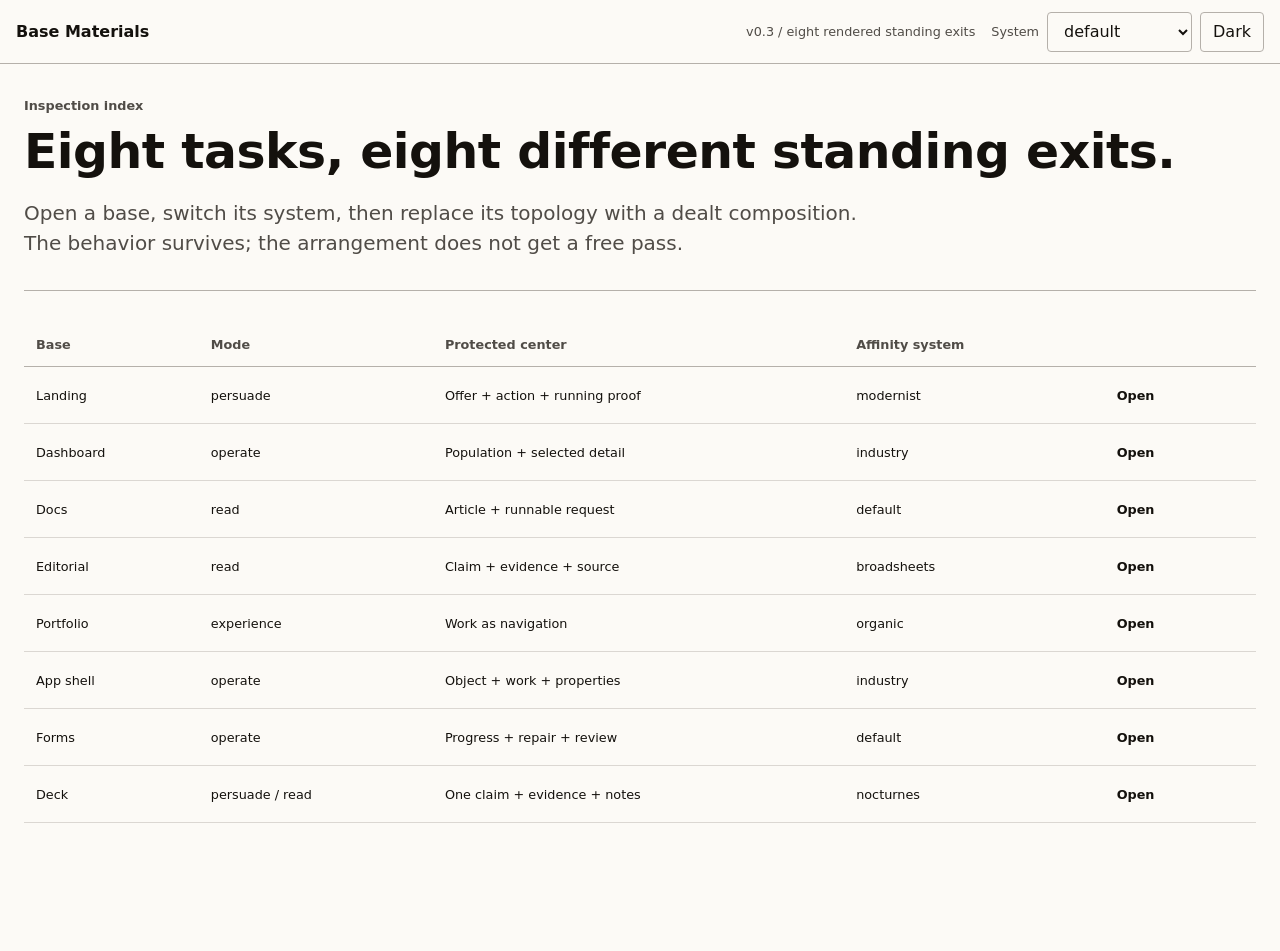
<file: skills/design-skill/kit/bases/index.html>
<!doctype html>
<html lang="en" data-theme="light" data-default-system="default">
<head>
  <meta charset="utf-8">
  <meta name="viewport" content="width=device-width, initial-scale=1">
  <title>Base materials - design-skill</title>
  <link id="system-css" rel="stylesheet" href="../../systems/default.css">
  <link rel="stylesheet" href="base.css">
</head>
<body data-base class="base-index">
<!-- THESIS one index opens every working base. OWN-WORLD quiet register. STORY compare task, mode, and material. FIRST VIEWPORT complete roster. FORM inspection surface, pool 0, roll 00000000. -->
<header class="base-bar">
  <a class="base-brand" href="index.html">Base Materials</a>
  <span class="base-meta">v0.3 / eight rendered standing exits</span>
  <div class="base-tools">
    <label for="system">System</label>
    <select id="system" data-system-picker><option selected>default</option><option>modernist</option><option>classical</option><option>industry</option><option>organic</option><option>nocturnes</option><option>broadsheets</option></select>
    <button type="button" data-theme-toggle aria-pressed="false">Dark</button>
  </div>
</header>

<main class="base-wrap">
  <p class="base-kicker">Inspection index</p>
  <h1 class="base-title">Eight tasks, eight different standing exits.</h1>
  <p class="base-dek">Open a base, switch its system, then replace its topology with a dealt composition. The behavior survives; the arrangement does not get a free pass.</p>
  <hr class="base-rule">
  <div class="base-table-wrap">
    <table class="base-table">
      <thead><tr><th>Base</th><th>Mode</th><th>Protected center</th><th>Affinity system</th><th></th></tr></thead>
      <tbody>
        <tr><td>Landing</td><td>persuade</td><td>Offer + action + running proof</td><td>modernist</td><td><a class="base-action" data-quiet href="landing.html">Open</a></td></tr>
        <tr><td>Dashboard</td><td>operate</td><td>Population + selected detail</td><td>industry</td><td><a class="base-action" data-quiet href="dashboard.html">Open</a></td></tr>
        <tr><td>Docs</td><td>read</td><td>Article + runnable request</td><td>default</td><td><a class="base-action" data-quiet href="docs.html">Open</a></td></tr>
        <tr><td>Editorial</td><td>read</td><td>Claim + evidence + source</td><td>broadsheets</td><td><a class="base-action" data-quiet href="editorial.html">Open</a></td></tr>
        <tr><td>Portfolio</td><td>experience</td><td>Work as navigation</td><td>organic</td><td><a class="base-action" data-quiet href="portfolio.html">Open</a></td></tr>
        <tr><td>App shell</td><td>operate</td><td>Object + work + properties</td><td>industry</td><td><a class="base-action" data-quiet href="app-shell.html">Open</a></td></tr>
        <tr><td>Forms</td><td>operate</td><td>Progress + repair + review</td><td>default</td><td><a class="base-action" data-quiet href="forms.html">Open</a></td></tr>
        <tr><td>Deck</td><td>persuade / read</td><td>One claim + evidence + notes</td><td>nocturnes</td><td><a class="base-action" data-quiet href="deck.html">Open</a></td></tr>
      </tbody>
    </table>
  </div>
</main>
<script src="base.js"></script>
</body>
</html>
</file>
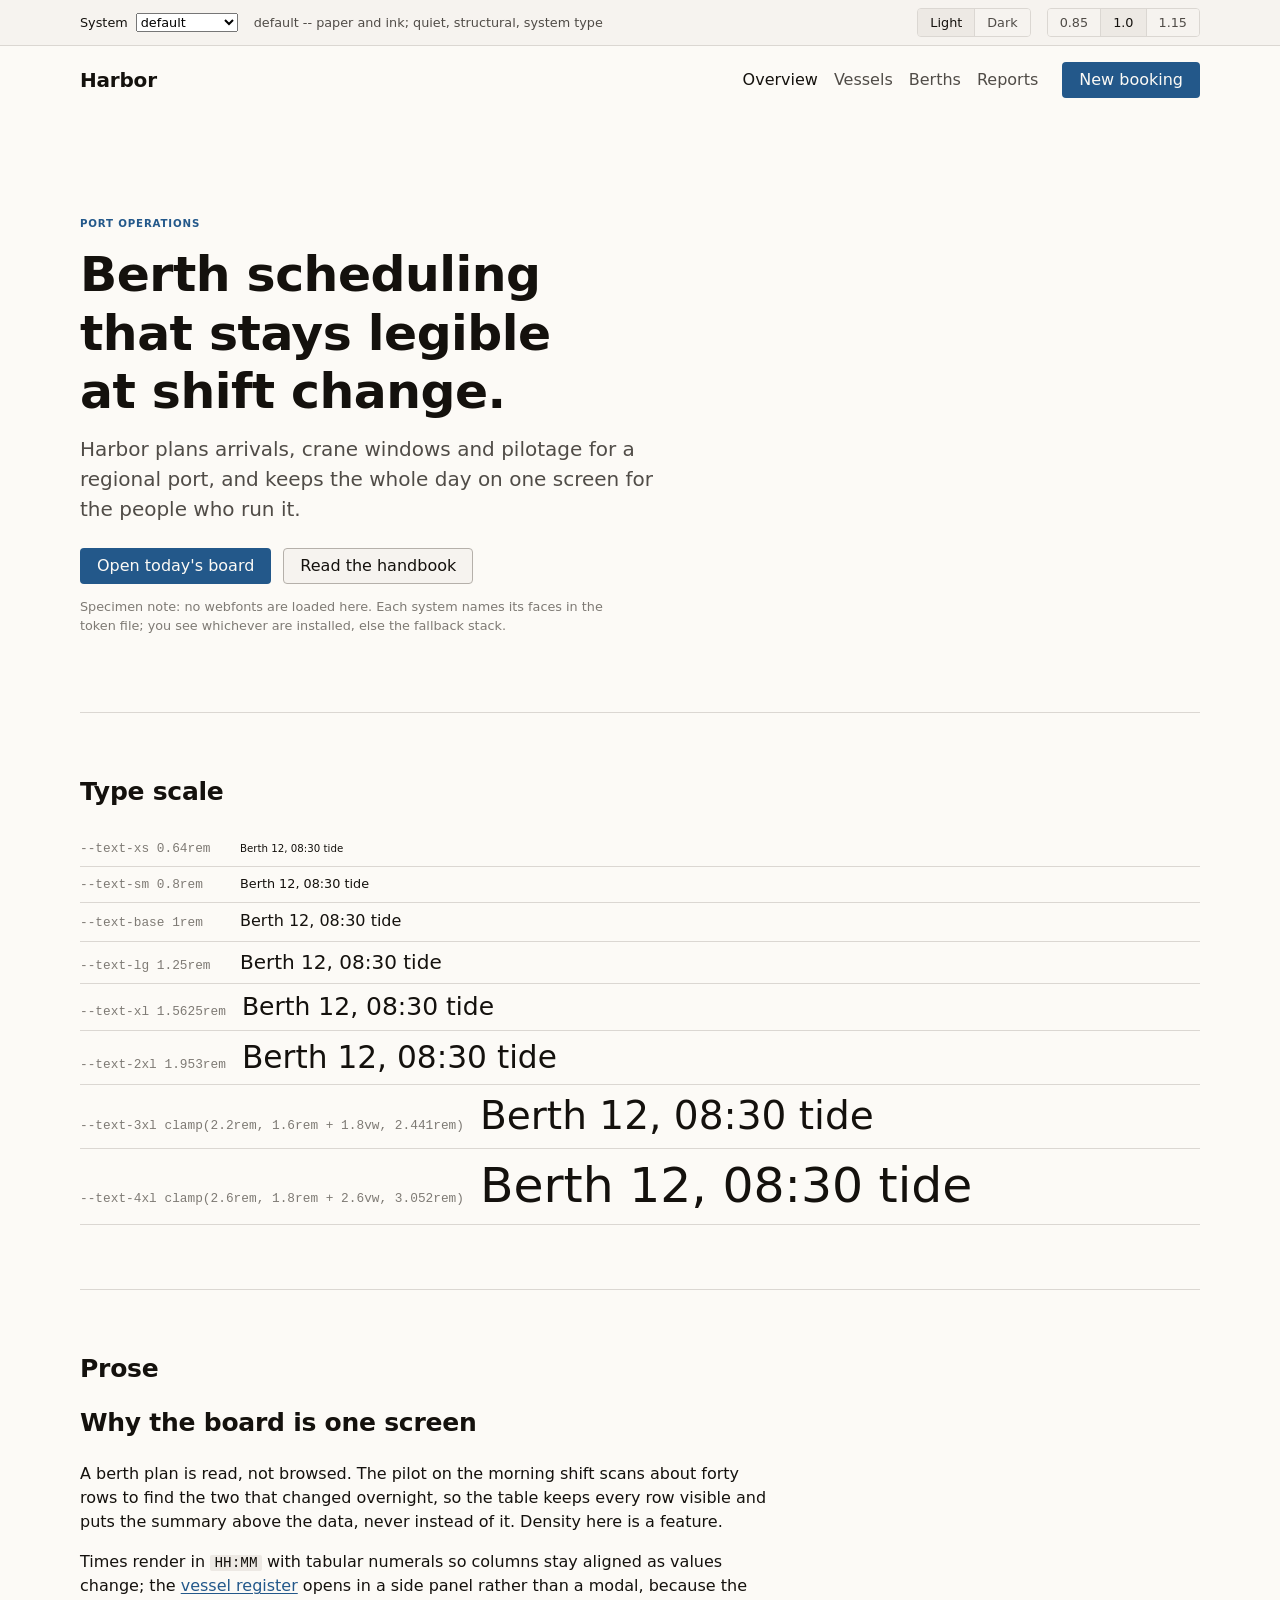
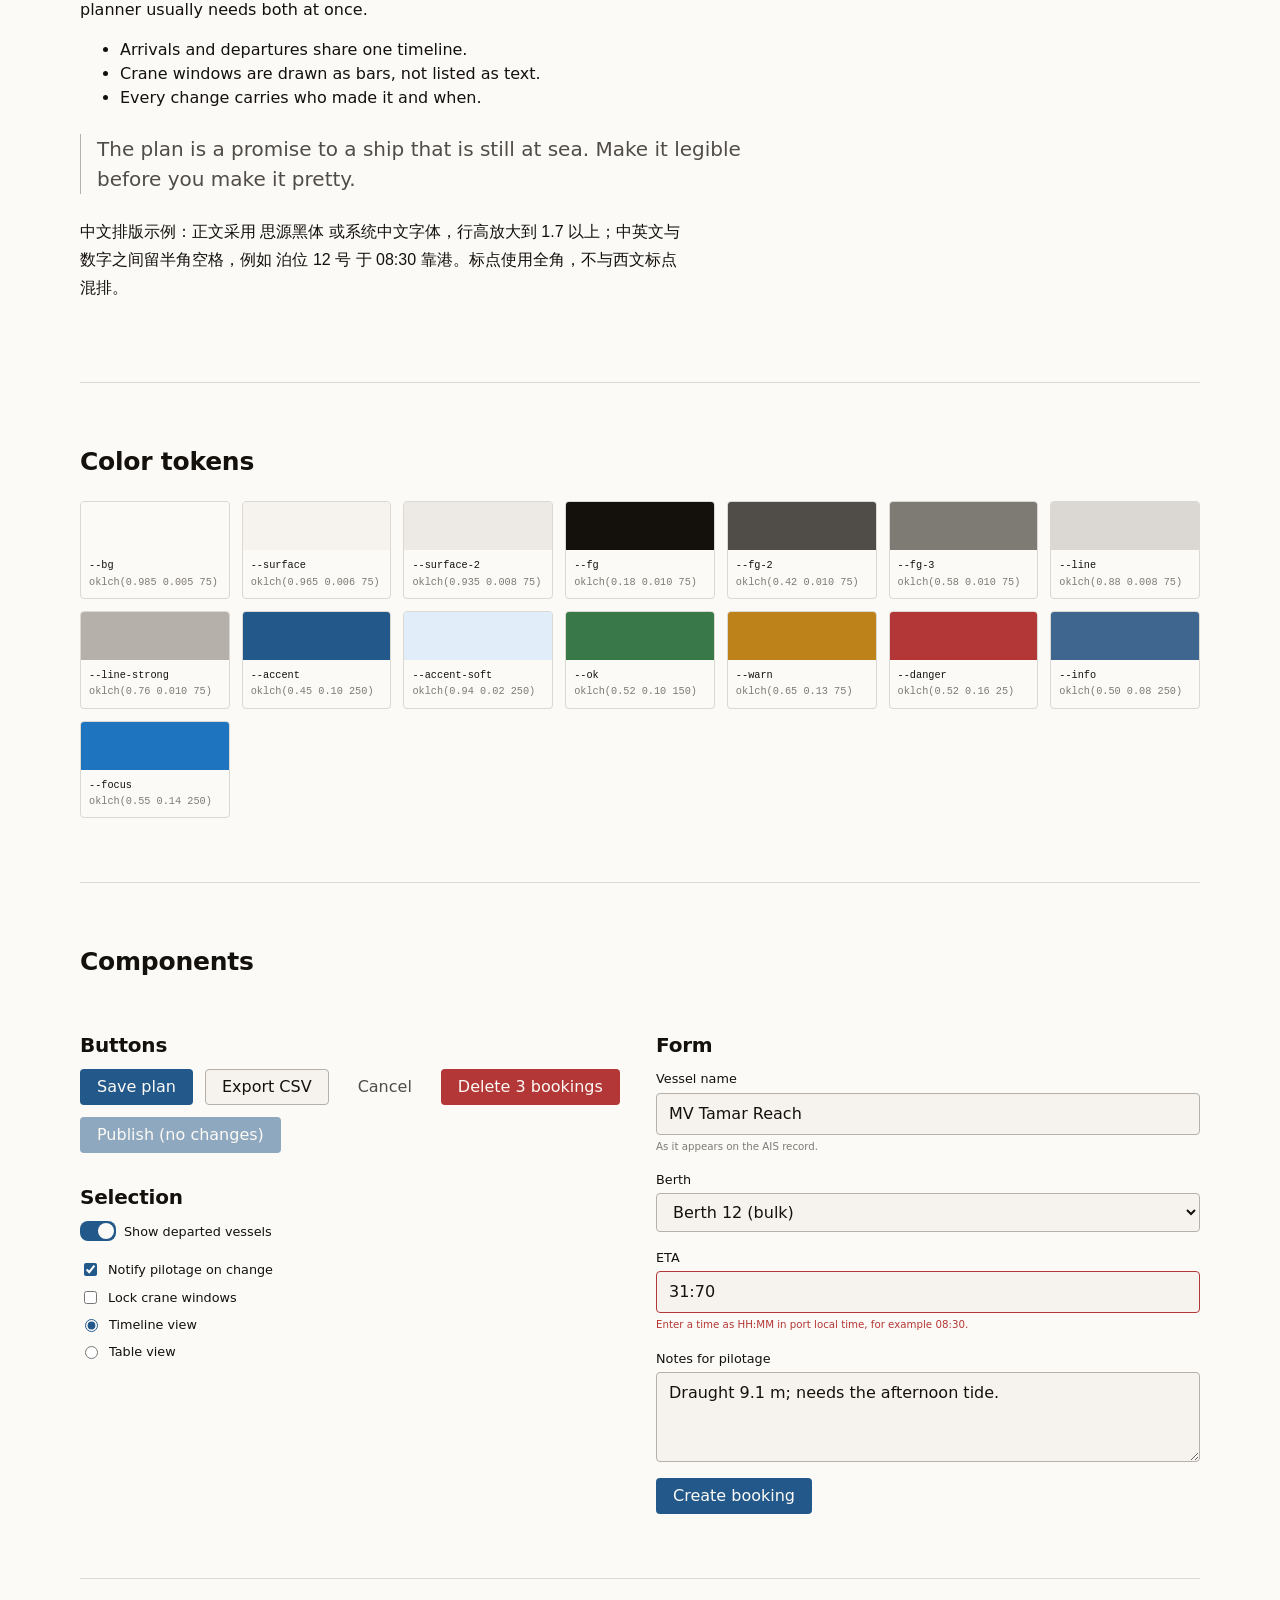
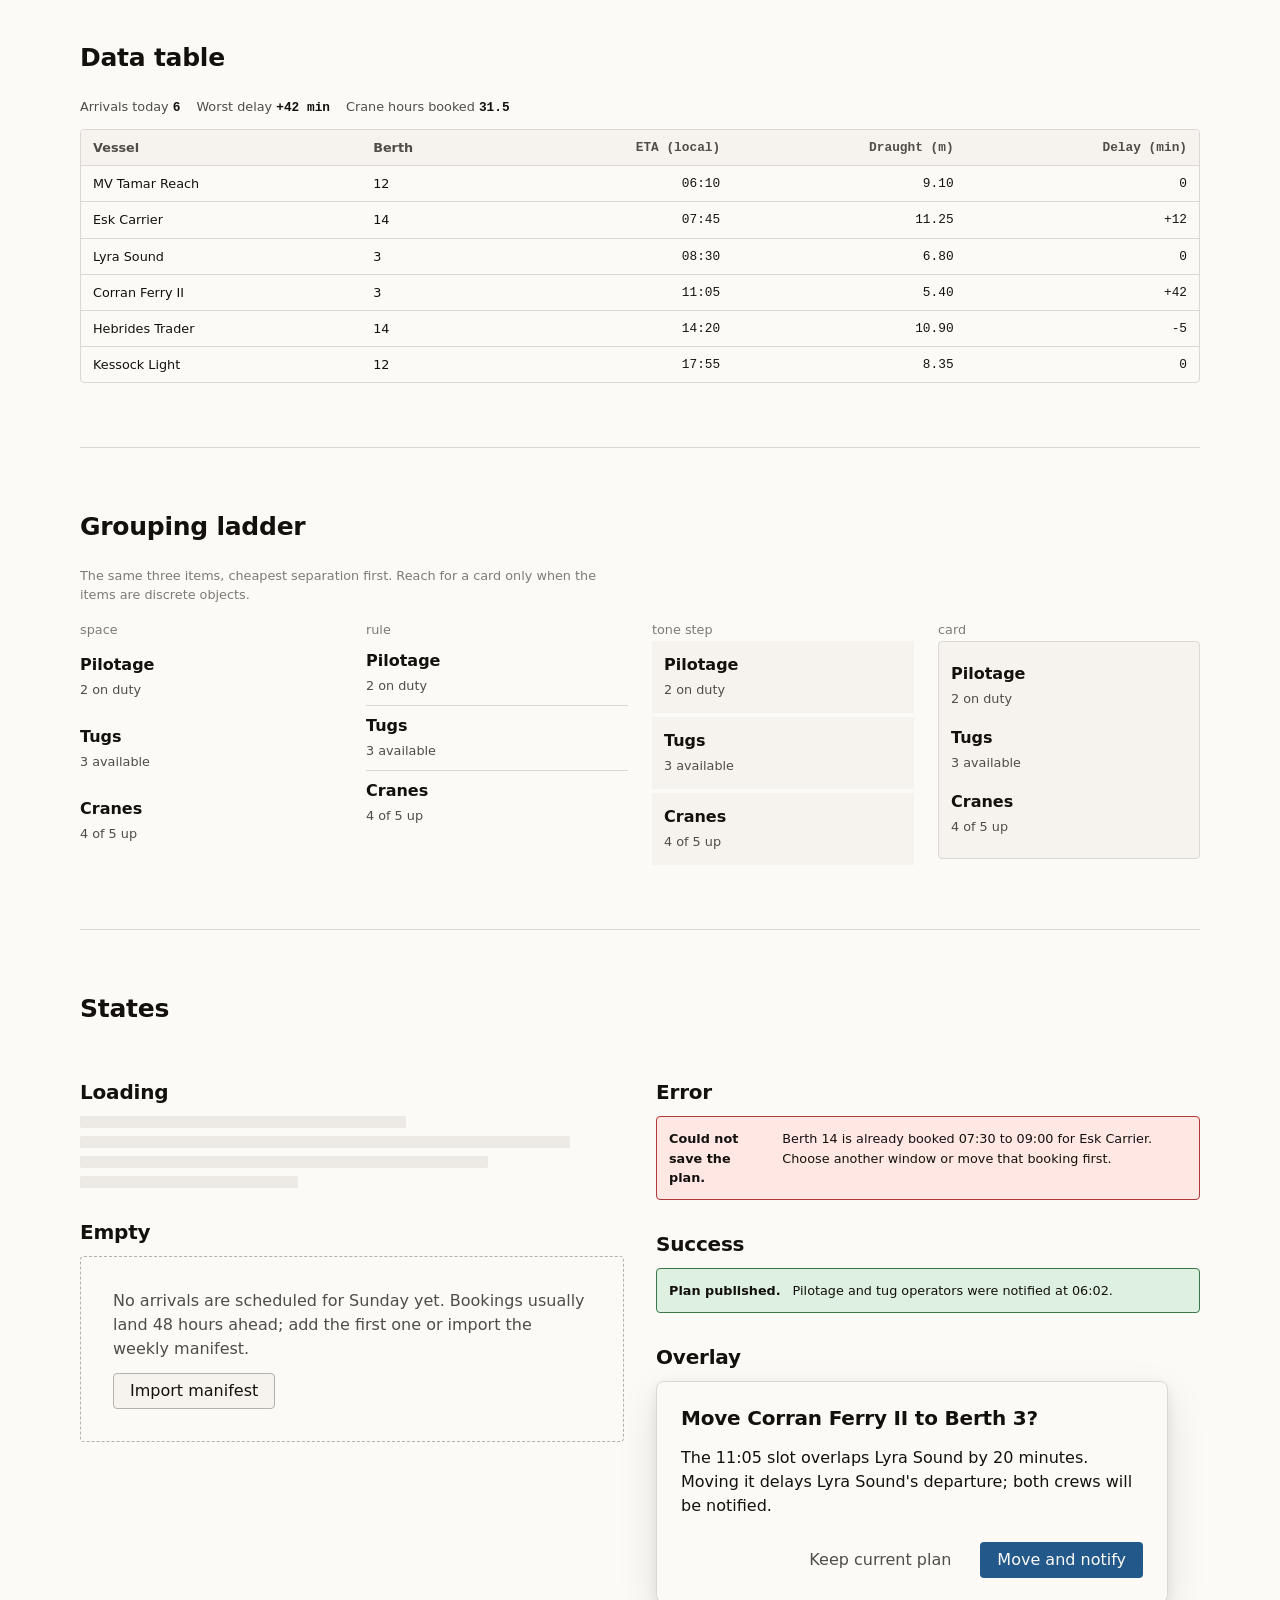
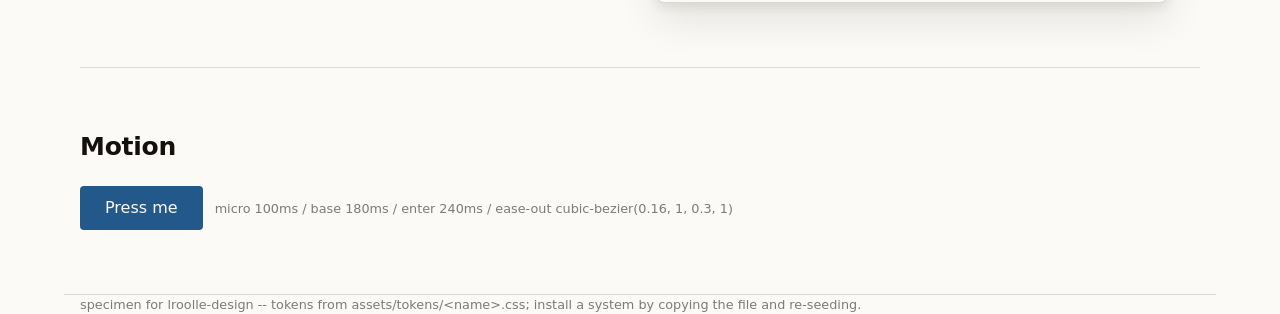
<file: assets/specimen.html>
<!doctype html>
<html lang="en">
<head>
<meta charset="utf-8">
<meta name="viewport" content="width=device-width, initial-scale=1">
<title>lroolle-design specimen</title>
<link id="tokens" rel="stylesheet" href="tokens/default.css">
<style>
/* specimen: component CSS only; every value is a token. Base rules
   (body, headings, links, focus, reduced motion) come from the token file. */
* { box-sizing: border-box; }
body { margin: 0; }
.wrap { max-width: var(--container); margin: 0 auto; padding: 0 var(--space-4); }
.bar { position: sticky; top: 0; z-index: 10; background: var(--surface); border-bottom: var(--line-w) solid var(--line); }
.bar .wrap { display: flex; flex-wrap: wrap; gap: var(--space-3) var(--space-4); align-items: center; padding-top: var(--space-2); padding-bottom: var(--space-2); font-size: var(--text-sm); }
.bar select, .bar button { font: inherit; }
.bar .feel { color: var(--fg-2); flex: 1 1 16rem; }
.bar label { display: inline-flex; gap: var(--space-2); align-items: center; }
.seg { display: inline-flex; border: var(--line-w) solid var(--line); border-radius: var(--radius); overflow: hidden; }
.seg button { background: var(--surface); color: var(--fg-2); border: 0; padding: var(--space-1) var(--space-3); cursor: pointer; }
.seg button + button { border-left: var(--line-w) solid var(--line); }
.seg button[aria-pressed="true"] { background: var(--surface-2); color: var(--fg); font-weight: 500; }
section { padding: var(--space-8) 0; border-top: var(--line-w) solid var(--line); }
section:first-of-type { border-top: 0; }
h2 { font-size: var(--text-xl); margin: 0 0 var(--space-5); }
h3 { font-size: var(--text-lg); margin: var(--space-6) 0 var(--space-3); }
.meta { color: var(--fg-3); font-size: var(--text-sm); }
.mono { font-family: var(--font-mono); font-size: var(--text-sm); }
.masthead { display: flex; flex-wrap: wrap; gap: var(--space-3) var(--space-5); align-items: center; padding: var(--space-4) 0; }
.masthead .wordmark { font-family: var(--font-display); font-weight: 700; font-size: var(--text-lg); letter-spacing: var(--tracking-display); margin-right: auto; }
.masthead nav { display: flex; gap: var(--space-4); }
.masthead nav a { text-decoration: none; color: var(--fg-2); }
.masthead nav a:hover, .masthead nav a[aria-current] { color: var(--fg); }
.hero { padding: var(--space-9) 0 var(--space-8); }
.hero h1 { font-size: var(--text-4xl); margin: var(--space-3) 0; max-width: 22ch; }
.hero .dek { font-size: var(--text-lg); color: var(--fg-2); max-width: 48ch; margin: 0 0 var(--space-5); }
.kicker, [data-kicker] { font-size: var(--text-xs); font-weight: 600; text-transform: uppercase; letter-spacing: 0.08em; color: var(--accent); }
.row { display: flex; flex-wrap: wrap; gap: var(--space-3); align-items: center; }
.btn { display: inline-flex; align-items: center; justify-content: center; min-height: 2.25rem; padding: 0 var(--space-4); border-radius: var(--radius); border: var(--line-w) solid transparent; font: inherit; font-weight: 500; line-height: 1; cursor: pointer; text-decoration: none;
  background: var(--accent); color: var(--accent-fg); transition: background var(--dur-micro) var(--ease-subtle), transform var(--dur-micro) var(--ease-out); }
.btn:hover { background: var(--accent-hover); }
.btn:active { transform: scale(0.98); }
.btn.secondary { background: var(--surface); color: var(--fg); border-color: var(--line-strong); }
.btn.secondary:hover { background: var(--surface-2); }
.btn.ghost { background: transparent; color: var(--fg-2); }
.btn.ghost:hover { color: var(--fg); background: var(--surface); }
.btn.danger { background: var(--danger); color: var(--bg); }
.btn:disabled { opacity: 0.5; cursor: not-allowed; transform: none; }
.ladder { list-style: none; margin: 0; padding: 0; }
.ladder li { display: flex; align-items: baseline; gap: var(--space-4); padding: var(--space-2) 0; border-bottom: var(--line-w) solid var(--line); }
.ladder .mono { min-width: 9rem; color: var(--fg-3); }
.ladder .sample { font-family: var(--font-display); line-height: var(--leading-tight); }
.prose { max-width: var(--measure); }
.prose blockquote { margin: var(--space-5) 0; padding-left: var(--space-4); border-left: var(--line-w) solid var(--line-strong); color: var(--fg-2); font-size: var(--text-lg); }
.prose code { background: var(--surface-2); padding: 0 0.3em; border-radius: var(--radius-sm); font-size: 0.9em; }
.prose p:lang(zh) { line-height: 1.75; font-family: var(--font-cjk); }
.swatches { display: grid; grid-template-columns: repeat(auto-fill, minmax(9rem, 1fr)); gap: var(--space-3); }
.swatch { border: var(--line-w) solid var(--line); border-radius: var(--radius); overflow: hidden; }
.swatch .chip { height: 3rem; }
.swatch .lbl { padding: var(--space-2); font-size: var(--text-xs); }
.swatch .lbl b { display: block; font-family: var(--font-mono); font-weight: 500; }
.swatch .lbl span { color: var(--fg-3); font-family: var(--font-mono); word-break: break-all; }
.grid2 { display: grid; grid-template-columns: 1fr; gap: var(--space-6); }
@media (min-width: 768px) { .grid2 { grid-template-columns: 1fr 1fr; } }
.field { display: grid; gap: var(--space-1); margin-bottom: var(--space-4); }
.field label { font-size: var(--text-sm); font-weight: 500; }
.field input, .field select, .field textarea { font: inherit; color: var(--fg); background: var(--surface); border: var(--line-w) solid var(--line-strong); border-radius: var(--radius); padding: var(--space-2) var(--space-3); min-height: 2.25rem; width: 100%; }
.field .help { font-size: var(--text-xs); color: var(--fg-3); }
.field.error input { border-color: var(--danger); }
.field.error .help { color: var(--danger); }
.check { display: flex; gap: var(--space-2); align-items: center; margin-bottom: var(--space-2); font-size: var(--text-sm); }
.toggle { display: inline-flex; align-items: center; gap: var(--space-2); font-size: var(--text-sm); cursor: pointer; }
.toggle .track { width: 2.25rem; height: 1.25rem; border-radius: var(--radius-lg); background: var(--line-strong); position: relative; transition: background var(--dur-base) var(--ease-subtle); }
.toggle .track::after { content: ""; position: absolute; top: 0.125rem; left: 0.125rem; width: 1rem; height: 1rem; border-radius: var(--radius-lg); background: var(--bg); transition: transform var(--dur-base) var(--ease-out); }
.toggle input { position: absolute; opacity: 0; width: 1px; height: 1px; }
.toggle input:checked + .track { background: var(--accent); }
.toggle input:checked + .track::after { transform: translateX(1rem); }
.toggle input:focus-visible + .track { outline: 2px solid var(--focus); outline-offset: 2px; }
.summary { display: flex; flex-wrap: wrap; gap: var(--space-4); margin-bottom: var(--space-3); font-size: var(--text-sm); color: var(--fg-2); }
.summary b { color: var(--fg); font-family: var(--font-mono); }
.tablewrap { overflow: auto; border: var(--line-w) solid var(--line); border-radius: var(--radius); }
table { width: 100%; border-collapse: collapse; font-size: var(--text-sm); }
th, td { padding: var(--space-2) var(--space-3); text-align: left; border-bottom: var(--line-w) solid var(--line); white-space: nowrap; }
th { position: sticky; top: 0; background: var(--surface); font-weight: 600; color: var(--fg-2); }
td.num, th.num { text-align: right; font-family: var(--font-mono); }
tbody tr:hover { background: var(--surface-2); }
tbody tr:last-child td { border-bottom: 0; }
.ladder2 { display: grid; grid-template-columns: 1fr; gap: var(--space-5); }
@media (min-width: 768px) { .ladder2 { grid-template-columns: repeat(4, 1fr); } }
.ladder2 .item { padding: var(--space-2) 0; }
.ladder2 .item b { display: block; }
.ladder2 .item span { color: var(--fg-2); font-size: var(--text-sm); }
.g-space .item { padding: var(--space-3) 0; }
.g-rule .item + .item { border-top: var(--line-w) solid var(--line); }
.g-tone .item { background: var(--surface); padding: var(--space-3); }
.g-tone .item + .item { margin-top: var(--space-1); }
.g-card { border: var(--line-w) solid var(--line); border-radius: var(--radius); padding: var(--space-3); background: var(--surface); }
.skeleton { display: grid; gap: var(--space-2); }
.skeleton span { display: block; height: 0.75rem; background: var(--surface-2); border-radius: var(--radius-sm); }
.empty { border: var(--line-w) dashed var(--line-strong); border-radius: var(--radius); padding: var(--space-6); text-align: left; }
.empty p { margin: 0 0 var(--space-3); color: var(--fg-2); }
.note { display: flex; gap: var(--space-3); align-items: flex-start; padding: var(--space-3); border: var(--line-w) solid var(--line); border-radius: var(--radius); font-size: var(--text-sm); }
.note.error { border-color: var(--danger); background: var(--danger-soft); }
.note.ok { border-color: var(--ok); background: var(--ok-soft); }
.note b { font-weight: 600; }
.dialog { max-width: 32rem; background: var(--overlay); border: var(--line-w) solid var(--line); border-radius: var(--radius-lg); box-shadow: var(--shadow-2); padding: var(--space-5); }
.dialog h3 { margin-top: 0; }
.dialog .row { justify-content: flex-end; margin-top: var(--space-5); }
.press { min-height: 2.75rem; padding: 0 var(--space-5); }
footer { padding: var(--space-8) 0; color: var(--fg-3); font-size: var(--text-sm); border-top: var(--line-w) solid var(--line); }
</style>
</head>
<body>

<div class="bar" role="region" aria-label="Specimen controls">
  <div class="wrap">
    <label>System
      <select id="sys" aria-label="Design system">
        <option value="default">default</option>
        <option value="modernist">modernist</option>
        <option value="classical">classical</option>
        <option value="industry">industry</option>
        <option value="organic">organic</option>
        <option value="nocturnes">nocturnes</option>
        <option value="broadsheets">broadsheets</option>
      </select>
    </label>
    <span class="feel" id="feel"></span>
    <div class="seg" role="group" aria-label="Theme">
      <button type="button" data-theme-btn="light" aria-pressed="true">Light</button>
      <button type="button" data-theme-btn="dark" aria-pressed="false">Dark</button>
    </div>
    <div class="seg" role="group" aria-label="Density">
      <button type="button" data-density="0.85" aria-pressed="false">0.85</button>
      <button type="button" data-density="1" aria-pressed="true">1.0</button>
      <button type="button" data-density="1.15" aria-pressed="false">1.15</button>
    </div>
  </div>
</div>

<header class="wrap">
  <div class="masthead">
    <span class="wordmark">Harbor</span>
    <nav aria-label="Primary">
      <a href="#" aria-current="page">Overview</a>
      <a href="#">Vessels</a>
      <a href="#">Berths</a>
      <a href="#">Reports</a>
    </nav>
    <a class="btn" href="#">New booking</a>
  </div>
</header>

<main class="wrap">
  <section class="hero" id="hero" aria-labelledby="h-hero">
    <span data-kicker class="kicker">Port operations</span>
    <h1 id="h-hero">Berth scheduling that stays legible at shift change.</h1>
    <p class="dek">Harbor plans arrivals, crane windows and pilotage for a regional port, and keeps the whole day on one screen for the people who run it.</p>
    <div class="row">
      <a class="btn" href="#">Open today's board</a>
      <a class="btn secondary" href="#">Read the handbook</a>
    </div>
    <p class="meta">Specimen note: no webfonts are loaded here. Each system names its faces in the token file; you see whichever are installed, else the fallback stack.</p>
  </section>

  <section aria-labelledby="h-type">
    <h2 id="h-type">Type scale</h2>
    <ul class="ladder" id="ladder"></ul>
  </section>

  <section aria-labelledby="h-prose">
    <h2 id="h-prose">Prose</h2>
    <div class="prose">
      <h2>Why the board is one screen</h2>
      <p>A berth plan is read, not browsed. The pilot on the morning shift scans about forty rows to find the two that changed overnight, so the table keeps every row visible and puts the summary above the data, never instead of it. Density here is a feature.</p>
      <p>Times render in <code>HH:MM</code> with tabular numerals so columns stay aligned as values change; the <a href="#">vessel register</a> opens in a side panel rather than a modal, because the planner usually needs both at once.</p>
      <ul>
        <li>Arrivals and departures share one timeline.</li>
        <li>Crane windows are drawn as bars, not listed as text.</li>
        <li>Every change carries who made it and when.</li>
      </ul>
      <blockquote>The plan is a promise to a ship that is still at sea. Make it legible before you make it pretty.</blockquote>
      <p lang="zh">中文排版示例：正文采用 思源黑体 或系统中文字体，行高放大到 1.7 以上；中英文与数字之间留半角空格，例如 泊位 12 号 于 08:30 靠港。标点使用全角，不与西文标点混排。</p>
    </div>
  </section>

  <section aria-labelledby="h-color">
    <h2 id="h-color">Color tokens</h2>
    <div class="swatches" id="swatches"></div>
  </section>

  <section aria-labelledby="h-comp">
    <h2 id="h-comp">Components</h2>
    <div class="grid2">
      <div>
        <h3>Buttons</h3>
        <div class="row">
          <button class="btn" type="button">Save plan</button>
          <button class="btn secondary" type="button">Export CSV</button>
          <button class="btn ghost" type="button">Cancel</button>
          <button class="btn danger" type="button">Delete 3 bookings</button>
          <button class="btn" type="button" disabled>Publish (no changes)</button>
        </div>
        <h3>Selection</h3>
        <label class="toggle"><input type="checkbox" checked> <span class="track" aria-hidden="true"></span> Show departed vessels</label>
        <div style="height: var(--space-3)"></div>
        <label class="check"><input type="checkbox" checked> Notify pilotage on change</label>
        <label class="check"><input type="checkbox"> Lock crane windows</label>
        <label class="check"><input type="radio" name="view" checked> Timeline view</label>
        <label class="check"><input type="radio" name="view"> Table view</label>
      </div>
      <form onsubmit="return false">
        <h3>Form</h3>
        <div class="field">
          <label for="f-vessel">Vessel name</label>
          <input id="f-vessel" type="text" value="MV Tamar Reach" autocomplete="off">
          <span class="help">As it appears on the AIS record.</span>
        </div>
        <div class="field">
          <label for="f-berth">Berth</label>
          <select id="f-berth"><option>Berth 12 (bulk)</option><option>Berth 14 (container)</option><option>Berth 3 (ro-ro)</option></select>
        </div>
        <div class="field error">
          <label for="f-eta">ETA</label>
          <input id="f-eta" type="text" value="31:70" aria-invalid="true" aria-describedby="f-eta-err">
          <span class="help" id="f-eta-err">Enter a time as HH:MM in port local time, for example 08:30.</span>
        </div>
        <div class="field">
          <label for="f-notes">Notes for pilotage</label>
          <textarea id="f-notes" rows="3">Draught 9.1 m; needs the afternoon tide.</textarea>
        </div>
        <button class="btn" type="submit">Create booking</button>
      </form>
    </div>
  </section>

  <section aria-labelledby="h-table">
    <h2 id="h-table">Data table</h2>
    <div class="summary"><span>Arrivals today <b>6</b></span><span>Worst delay <b>+42 min</b></span><span>Crane hours booked <b>31.5</b></span></div>
    <div class="tablewrap">
      <table>
        <thead><tr><th>Vessel</th><th>Berth</th><th class="num">ETA (local)</th><th class="num">Draught (m)</th><th class="num">Delay (min)</th></tr></thead>
        <tbody>
          <tr><td>MV Tamar Reach</td><td>12</td><td class="num">06:10</td><td class="num">9.10</td><td class="num">0</td></tr>
          <tr><td>Esk Carrier</td><td>14</td><td class="num">07:45</td><td class="num">11.25</td><td class="num">+12</td></tr>
          <tr><td>Lyra Sound</td><td>3</td><td class="num">08:30</td><td class="num">6.80</td><td class="num">0</td></tr>
          <tr><td>Corran Ferry II</td><td>3</td><td class="num">11:05</td><td class="num">5.40</td><td class="num">+42</td></tr>
          <tr><td>Hebrides Trader</td><td>14</td><td class="num">14:20</td><td class="num">10.90</td><td class="num">-5</td></tr>
          <tr><td>Kessock Light</td><td>12</td><td class="num">17:55</td><td class="num">8.35</td><td class="num">0</td></tr>
        </tbody>
      </table>
    </div>
  </section>

  <section aria-labelledby="h-group">
    <h2 id="h-group">Grouping ladder</h2>
    <p class="meta">The same three items, cheapest separation first. Reach for a card only when the items are discrete objects.</p>
    <div class="ladder2">
      <div class="g-space"><span class="meta">space</span><div class="item"><b>Pilotage</b><span>2 on duty</span></div><div class="item"><b>Tugs</b><span>3 available</span></div><div class="item"><b>Cranes</b><span>4 of 5 up</span></div></div>
      <div class="g-rule"><span class="meta">rule</span><div class="item"><b>Pilotage</b><span>2 on duty</span></div><div class="item"><b>Tugs</b><span>3 available</span></div><div class="item"><b>Cranes</b><span>4 of 5 up</span></div></div>
      <div class="g-tone"><span class="meta">tone step</span><div class="item"><b>Pilotage</b><span>2 on duty</span></div><div class="item"><b>Tugs</b><span>3 available</span></div><div class="item"><b>Cranes</b><span>4 of 5 up</span></div></div>
      <div><span class="meta">card</span><div class="g-card"><div class="item"><b>Pilotage</b><span>2 on duty</span></div><div class="item"><b>Tugs</b><span>3 available</span></div><div class="item"><b>Cranes</b><span>4 of 5 up</span></div></div></div>
    </div>
  </section>

  <section aria-labelledby="h-states">
    <h2 id="h-states">States</h2>
    <div class="grid2">
      <div>
        <h3>Loading</h3>
        <div class="skeleton" aria-busy="true" aria-label="Loading berth plan"><span style="width:60%"></span><span style="width:90%"></span><span style="width:75%"></span><span style="width:40%"></span></div>
        <h3>Empty</h3>
        <div class="empty"><p>No arrivals are scheduled for Sunday yet. Bookings usually land 48 hours ahead; add the first one or import the weekly manifest.</p><button class="btn secondary" type="button">Import manifest</button></div>
      </div>
      <div>
        <h3>Error</h3>
        <div class="note error" role="alert"><b>Could not save the plan.</b><span>Berth 14 is already booked 07:30 to 09:00 for Esk Carrier. Choose another window or move that booking first.</span></div>
        <h3>Success</h3>
        <div class="note ok" role="status"><b>Plan published.</b><span>Pilotage and tug operators were notified at 06:02.</span></div>
        <h3>Overlay</h3>
        <div class="dialog" role="dialog" aria-labelledby="d-title">
          <h3 id="d-title">Move Corran Ferry II to Berth 3?</h3>
          <p>The 11:05 slot overlaps Lyra Sound by 20 minutes. Moving it delays Lyra Sound's departure; both crews will be notified.</p>
          <div class="row"><button class="btn ghost" type="button">Keep current plan</button><button class="btn" type="button">Move and notify</button></div>
        </div>
      </div>
    </div>
  </section>

  <section aria-labelledby="h-motion">
    <h2 id="h-motion">Motion</h2>
    <div class="row">
      <button class="btn press" type="button">Press me</button>
      <span class="meta" id="motion-note"></span>
    </div>
  </section>
</main>

<footer class="wrap">specimen for lroolle-design -- tokens from assets/tokens/&lt;name&gt;.css; install a system by copying the file and re-seeding.</footer>

<script>
(function () {
  var FEEL = {
    default: "paper and ink; quiet, structural, system type",
    modernist: "Swiss grid, grotesk, one signal color, air",
    classical: "book typography, warm paper, restraint",
    industry: "instrument panel: dense, ruled, mono data, safety accents",
    organic: "humanist, warm, rounded, tactile, hand-made",
    nocturnes: "dark-first, one light source, blue-grey mists and gold sparks",
    broadsheets: "newsroom hierarchy: hed, dek, columns, hairlines, real photos"
  };
  var SIZES = ["xs","sm","base","lg","xl","2xl","3xl","4xl"];
  var CHIPS = ["bg","surface","surface-2","fg","fg-2","fg-3","line","line-strong","accent","accent-soft","ok","warn","danger","info","focus"];
  var root = document.documentElement, link = document.getElementById("tokens");
  var sel = document.getElementById("sys"), feel = document.getElementById("feel");
  var state = { system: "default", theme: "light", density: "1" };

  function readHash() {
    location.hash.replace(/^#/, "").split("&").forEach(function (kv) {
      var p = kv.split("="); if (p[0] && p[1] && p[0] in state) state[p[0]] = decodeURIComponent(p[1]);
    });
    if (!(state.system in FEEL)) state.system = "default";
  }
  function writeHash() {
    var h = "system=" + state.system + "&theme=" + state.theme + (state.density !== "1" ? "&density=" + state.density : "");
    if (history.replaceState) history.replaceState(null, "", "#" + h); else location.hash = h;
  }
  function apply() {
    link.href = "tokens/" + state.system + ".css";
    sel.value = state.system;
    feel.textContent = state.system + " -- " + FEEL[state.system];
    if (state.theme === "dark") root.setAttribute("data-theme", "dark"); else root.removeAttribute("data-theme");
    root.style.setProperty("--density", state.density);
    var hero = document.getElementById("hero");
    if (state.system === "nocturnes") hero.setAttribute("data-light-source", ""); else hero.removeAttribute("data-light-source");
    document.querySelectorAll("[data-theme-btn]").forEach(function (b) { b.setAttribute("aria-pressed", String(b.getAttribute("data-theme-btn") === state.theme)); });
    document.querySelectorAll("[data-density]").forEach(function (b) { b.setAttribute("aria-pressed", String(b.getAttribute("data-density") === state.density)); });
    writeHash();
    link.onload = render; setTimeout(render, 300);
  }
  function render() {
    var cs = getComputedStyle(document.body);
    var ladder = document.getElementById("ladder"); ladder.innerHTML = "";
    SIZES.forEach(function (s) {
      var li = document.createElement("li");
      var v = cs.getPropertyValue("--text-" + s).trim();
      li.innerHTML = '<span class="mono">--text-' + s + ' ' + v + '</span><span class="sample" style="font-size: var(--text-' + s + ')">Berth 12, 08:30 tide</span>';
      ladder.appendChild(li);
    });
    var sw = document.getElementById("swatches"); sw.innerHTML = "";
    CHIPS.forEach(function (c) {
      var d = document.createElement("div"); d.className = "swatch";
      d.innerHTML = '<div class="chip" style="background: var(--' + c + ')"></div><div class="lbl"><b>--' + c + '</b><span>' + cs.getPropertyValue("--" + c).trim() + '</span></div>';
      sw.appendChild(d);
    });
    document.getElementById("motion-note").textContent = "micro " + cs.getPropertyValue("--dur-micro").trim() + " / base " + cs.getPropertyValue("--dur-base").trim() + " / enter " + cs.getPropertyValue("--dur-enter").trim() + " / ease-out " + cs.getPropertyValue("--ease-out").trim();
  }
  sel.addEventListener("change", function () { state.system = sel.value; apply(); });
  document.querySelectorAll("[data-theme-btn]").forEach(function (b) { b.addEventListener("click", function () { state.theme = b.getAttribute("data-theme-btn"); apply(); }); });
  document.querySelectorAll("[data-density]").forEach(function (b) { b.addEventListener("click", function () { state.density = b.getAttribute("data-density"); apply(); }); });
  window.addEventListener("hashchange", function () { readHash(); apply(); });
  readHash(); apply();
})();
</script>
</body>
</html>
</file>
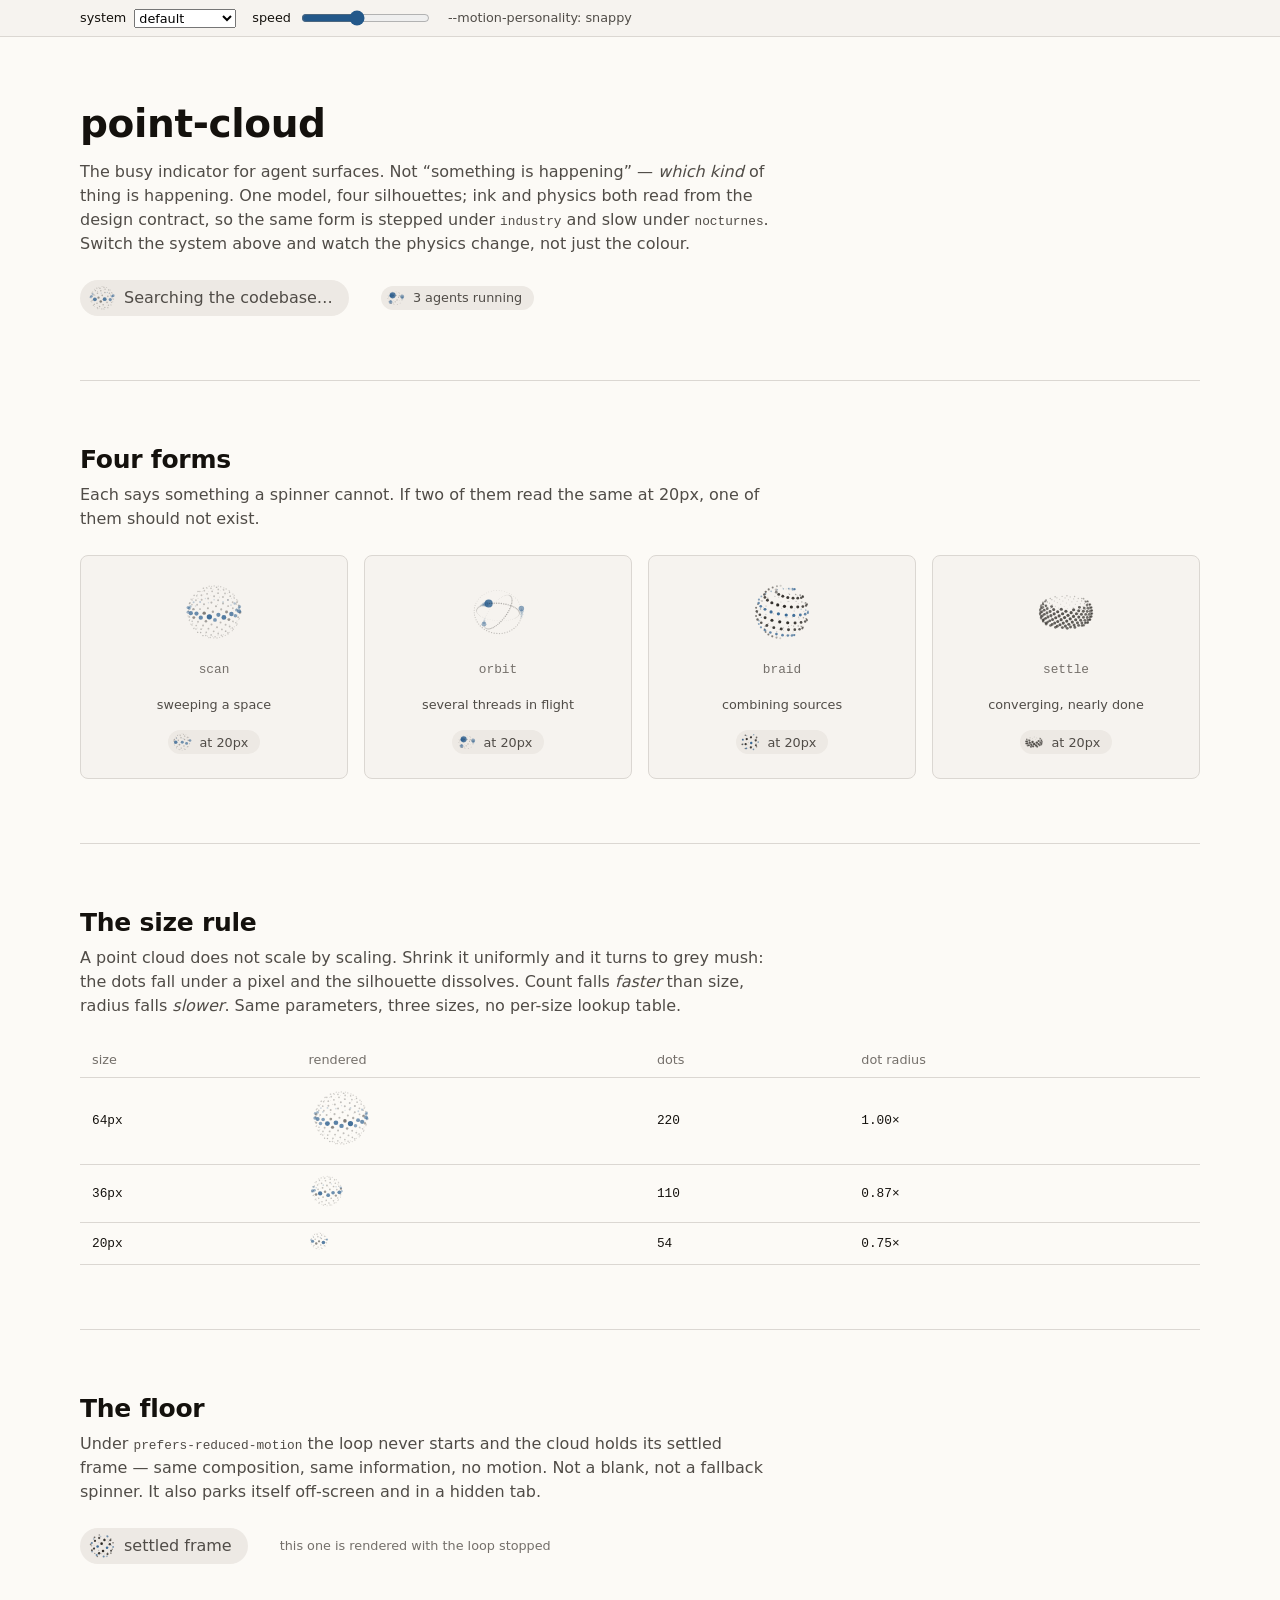
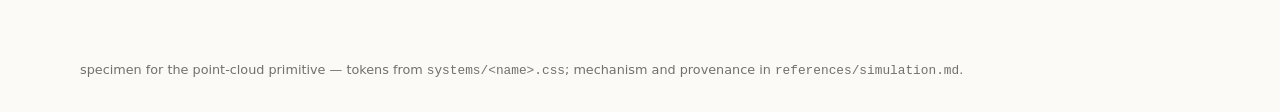
<file: skills/design-skill/assets/primitives/point-cloud.html>
<!doctype html>
<html lang="en">
<head>
<meta charset="utf-8">
<meta name="viewport" content="width=device-width, initial-scale=1">
<title>point-cloud primitive -- specimen</title>
<link id="tokens" rel="stylesheet" href="../../systems/default.css">
<style>
/* specimen: component CSS only; every value is a token. */
* { box-sizing: border-box; }
body { margin: 0; }
.wrap { max-width: var(--container); margin: 0 auto; padding: 0 var(--space-4); }
.bar { position: sticky; top: 0; z-index: 10; background: var(--surface); border-bottom: var(--line-w) solid var(--line); }
.bar .wrap { display: flex; flex-wrap: wrap; gap: var(--space-3) var(--space-4); align-items: center; padding: var(--space-2) var(--space-4); font-size: var(--text-sm); }
.bar label { display: inline-flex; gap: var(--space-2); align-items: center; }
.bar select, .bar input { font: inherit; }
.bar .feel { color: var(--fg-2); flex: 1 1 14rem; }
section { padding: var(--space-8) 0; border-top: var(--line-w) solid var(--line); }
section:first-of-type { border-top: 0; }
h1 { font-size: var(--text-3xl); margin: 0 0 var(--space-3); }
h2 { font-size: var(--text-xl); margin: 0 0 var(--space-2); }
p.dek { color: var(--fg-2); max-width: var(--measure); margin: 0 0 var(--space-5); }
.meta { color: var(--fg-3); font-size: var(--text-sm); }
.mono { font-family: var(--font-mono); font-size: var(--text-sm); }

/* the chip: what this primitive is actually for */
.chip { display: inline-flex; align-items: center; gap: var(--space-2);
  padding: var(--space-1) var(--space-4) var(--space-1) var(--space-2);
  border-radius: 999px; background: var(--surface-2); color: var(--fg-2); }
.chip.sm { gap: var(--space-2); padding: 2px var(--space-3) 2px 4px; font-size: var(--text-sm); }

.grid { display: grid; grid-template-columns: repeat(auto-fit, minmax(15rem, 1fr)); gap: var(--space-4); }
.cell { border: var(--line-w) solid var(--line); border-radius: var(--radius-lg); padding: var(--space-5);
  display: flex; flex-direction: column; align-items: center; gap: var(--space-4); background: var(--surface); }
.cell .name { font-family: var(--font-mono); font-size: var(--text-sm); color: var(--fg-3); }
.cell .says { color: var(--fg-2); font-size: var(--text-sm); text-align: center; }

.pair { display: flex; gap: var(--space-6); align-items: center; flex-wrap: wrap; }
table { border-collapse: collapse; width: 100%; font-size: var(--text-sm); }
th, td { text-align: left; padding: var(--space-2) var(--space-3); border-bottom: var(--line-w) solid var(--line); vertical-align: middle; }
th { color: var(--fg-3); font-weight: 500; }
footer { color: var(--fg-3); font-size: var(--text-sm); padding: var(--space-6) 0; }
</style>
</head>
<body>

<div class="bar"><div class="wrap">
  <label>system
    <select id="system">
      <option>default</option><option>classical</option><option>nocturnes</option>
      <option>broadsheets</option><option>organic</option><option>industry</option>
      <option>modernist</option>
    </select>
  </label>
  <label>speed <input id="speed" type="range" min="0.25" max="2" step="0.05" value="1"></label>
  <span class="feel meta" id="feel"></span>
</div></div>

<div class="wrap">

<section>
  <h1>point-cloud</h1>
  <p class="dek">The busy indicator for agent surfaces. Not &ldquo;something is
  happening&rdquo; &mdash; <em>which kind</em> of thing is happening. One model,
  four silhouettes; ink and physics both read from the design contract, so the
  same form is stepped under <span class="mono">industry</span> and slow under
  <span class="mono">nocturnes</span>. Switch the system above and watch the
  physics change, not just the colour.</p>
  <div class="pair">
    <span class="chip"><canvas data-orb="scan" data-size="28"></canvas> Searching the codebase&hellip;</span>
    <span class="chip sm"><canvas data-orb="orbit" data-size="20"></canvas> 3 agents running</span>
  </div>
</section>

<section>
  <h2>Four forms</h2>
  <p class="dek">Each says something a spinner cannot. If two of them read the
  same at 20px, one of them should not exist.</p>
  <div class="grid" id="forms"></div>
</section>

<section>
  <h2>The size rule</h2>
  <p class="dek">A point cloud does not scale by scaling. Shrink it uniformly and
  it turns to grey mush: the dots fall under a pixel and the silhouette dissolves.
  Count falls <em>faster</em> than size, radius falls <em>slower</em>. Same
  parameters, three sizes, no per-size lookup table.</p>
  <table>
    <thead><tr><th>size</th><th>rendered</th><th>dots</th><th>dot radius</th></tr></thead>
    <tbody id="sizes"></tbody>
  </table>
</section>

<section>
  <h2>The floor</h2>
  <p class="dek">Under <span class="mono">prefers-reduced-motion</span> the loop
  never starts and the cloud holds its settled frame &mdash; same composition,
  same information, no motion. Not a blank, not a fallback spinner. It also parks
  itself off-screen and in a hidden tab.</p>
  <div class="pair">
    <span class="chip"><canvas data-orb="braid" data-size="28" data-still="1"></canvas> settled frame</span>
    <span class="meta">this one is rendered with the loop stopped</span>
  </div>
</section>

<footer>specimen for the point-cloud primitive &mdash; tokens from
<span class="mono">systems/&lt;name&gt;.css</span>; mechanism and provenance in
<span class="mono">references/simulation.md</span>.</footer>

</div>

<script type="module">
import { mount, forms } from './point-cloud.js';

const SAYS = {
  scan:   'sweeping a space',
  orbit:  'several threads in flight',
  braid:  'combining sources',
  settle: 'converging, nearly done',
};

// forms grid
const grid = document.getElementById('forms');
for (const f of forms) {
  const cell = document.createElement('div');
  cell.className = 'cell';
  cell.innerHTML = `<canvas data-orb="${f}" data-size="64"></canvas>
    <div class="name">${f}</div><div class="says">${SAYS[f]}</div>
    <span class="chip sm"><canvas data-orb="${f}" data-size="20"></canvas> at 20px</span>`;
  grid.appendChild(cell);
}

// size table
const sizes = document.getElementById('sizes');
for (const s of [64, 36, 20]) {
  const k = s / 64;
  const tr = document.createElement('tr');
  tr.innerHTML = `<td class="mono">${s}px</td><td><canvas data-orb="scan" data-size="${s}"></canvas></td>
    <td class="mono">${Math.round(220 * Math.pow(k, 1.2))}</td>
    <td class="mono">${(Math.pow(k, 0.25)).toFixed(2)}&times;</td>`;
  sizes.appendChild(tr);
}

// mount everything
const live = [];
for (const c of document.querySelectorAll('canvas[data-orb]')) {
  const h = mount(c, { form: c.dataset.orb, size: +c.dataset.size, label: `${c.dataset.orb} indicator` });
  if (c.dataset.still) h.destroy();      // the floor demo: settled frame, loop stopped
  else live.push(h);
}

// controls
const link = document.getElementById('tokens');
const feel = document.getElementById('feel');
function showFeel() {
  const p = getComputedStyle(document.body).getPropertyValue('--motion-personality').trim();
  feel.textContent = `--motion-personality: ${p || '(unset -> snappy)'}`;
}
document.getElementById('system').addEventListener('change', e => {
  link.href = `../../systems/${e.target.value}.css`;
  link.addEventListener('load', () => { live.forEach(h => h.refresh()); showFeel(); }, { once: true });
});
document.getElementById('speed').addEventListener('input', e => {
  live.forEach(h => h.setSpeed(+e.target.value));
});
showFeel();
</script>
</body>
</html>
</file>
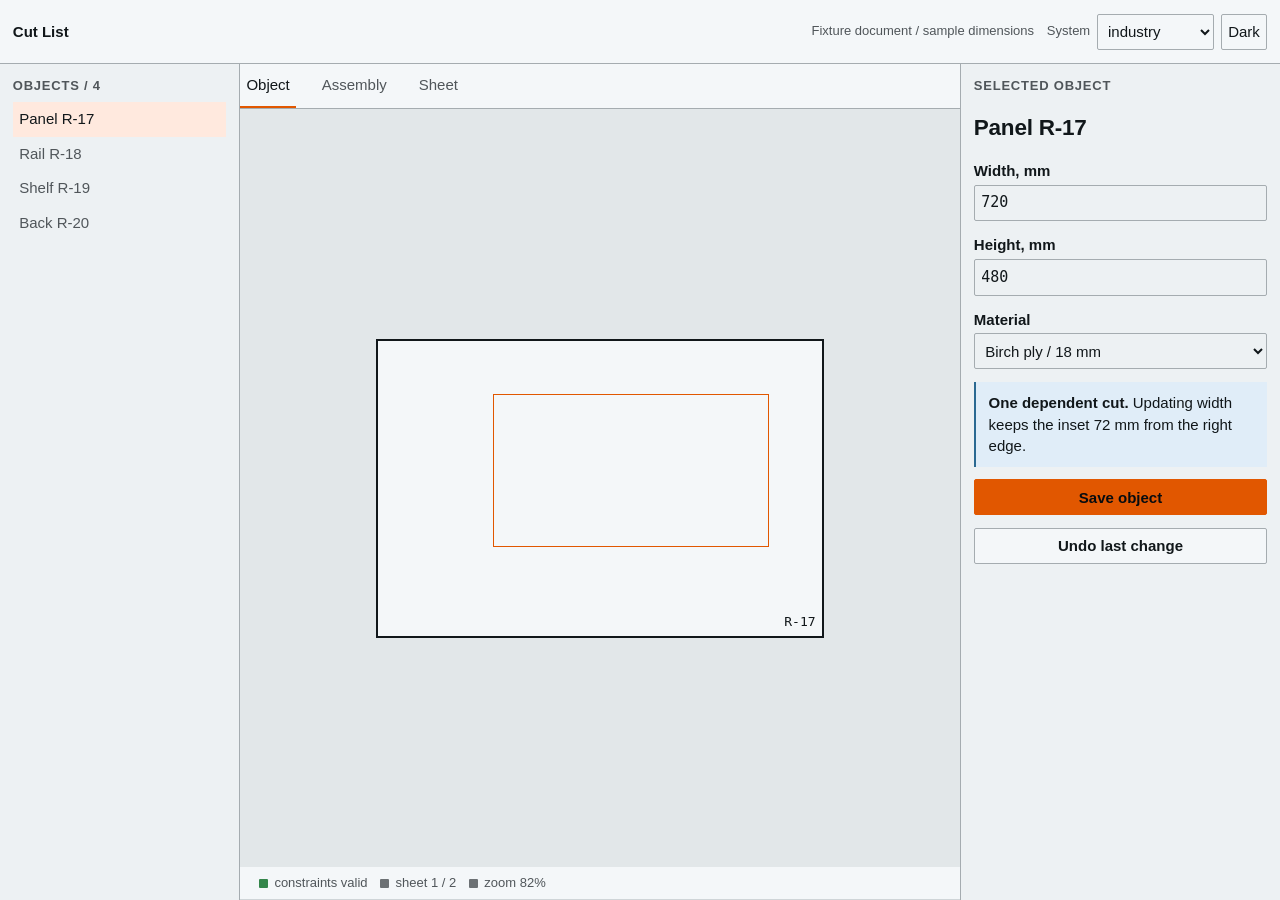
<file: skills/design-skill/kit/bases/app-shell.html>
<!doctype html>
<html lang="en" data-theme="light" data-default-system="industry">
<head>
  <meta charset="utf-8">
  <meta name="viewport" content="width=device-width, initial-scale=1">
  <title>App-shell base - design-skill</title>
  <link id="system-css" rel="stylesheet" href="../../systems/industry.css">
  <link rel="stylesheet" href="base.css">
</head>
<body data-base class="base--operate">
<!-- THESIS the selected object owns the center; navigation and properties remain stable. OWN-WORLD tree, work surface, inspector, status line. STORY select, edit, verify, save. FIRST VIEWPORT complete shell with one object and visible state. FORM standing exit, pool 0, roll 00000000. -->
<header class="base-bar">
  <a class="base-brand" href="app-shell.html">Cut List</a>
  <span class="base-meta">Fixture document / sample dimensions</span>
  <div class="base-tools">
    <label for="system">System</label>
    <select id="system" data-system-picker><option>default</option><option>modernist</option><option>classical</option><option selected>industry</option><option>organic</option><option>nocturnes</option><option>broadsheets</option></select>
    <button type="button" data-theme-toggle aria-pressed="false">Dark</button>
  </div>
</header>

<main class="app-grid">
  <nav class="app-tree" aria-label="Objects">
    <p class="base-kicker">Objects / 4</p>
    <ul class="tree-list"><li><a href="#panel" aria-current="page">Panel R-17</a></li><li><a href="#rail">Rail R-18</a></li><li><a href="#shelf">Shelf R-19</a></li><li><a href="#back">Back R-20</a></li></ul>
  </nav>

  <section class="app-work" aria-labelledby="object-title">
    <div class="base-tabs" role="tablist" aria-label="Document views"><button role="tab" aria-selected="true">Object</button><button role="tab" aria-selected="false">Assembly</button><button role="tab" aria-selected="false">Sheet</button></div>
    <div class="app-canvas"><div class="cut-object" role="img" aria-label="Sample panel with one inset cut"></div></div>
    <div class="operate-status"><span class="base-status" data-tone="ok">constraints valid</span><span class="base-status">sheet 1 / 2</span><span class="base-status">zoom 82%</span></div>
  </section>

  <aside class="app-inspector" aria-labelledby="object-title">
    <p class="base-kicker">Selected object</p><h1 id="object-title">Panel R-17</h1>
    <div class="base-stack">
      <div class="base-field"><label for="width">Width, mm</label><input id="width" class="base-num" type="number" value="720"></div>
      <div class="base-field"><label for="height">Height, mm</label><input id="height" class="base-num" type="number" value="480"></div>
      <div class="base-field"><label for="material">Material</label><select id="material"><option>Birch ply / 18 mm</option><option>Maple / 20 mm</option></select></div>
      <div class="base-notice"><strong>One dependent cut.</strong> Updating width keeps the inset 72 mm from the right edge.</div>
      <button class="base-action" data-primary type="button">Save object</button>
      <button class="base-action" type="button">Undo last change</button>
    </div>
  </aside>
</main>
<script src="base.js"></script>
</body>
</html>
</file>
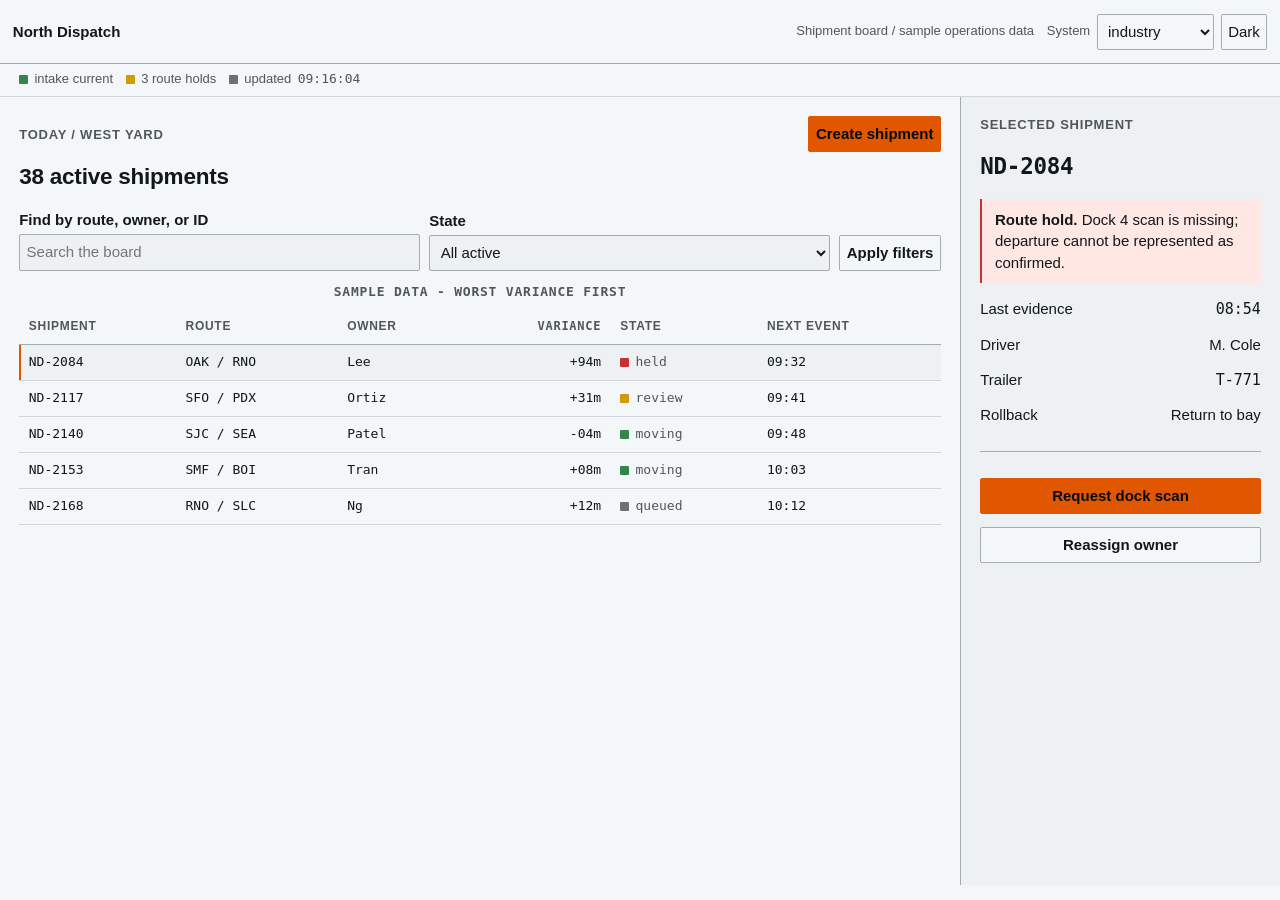
<file: skills/design-skill/kit/bases/dashboard.html>
<!doctype html>
<html lang="en" data-theme="light" data-default-system="industry">
<head>
  <meta charset="utf-8">
  <meta name="viewport" content="width=device-width, initial-scale=1">
  <title>Dashboard base - design-skill</title>
  <link id="system-css" rel="stylesheet" href="../../systems/industry.css">
  <link rel="stylesheet" href="base.css">
</head>
<body data-base class="base--operate">
<!-- THESIS the population remains primary while one selected row explains itself. OWN-WORLD dense rules, tabular data, one signal. STORY scan, isolate, act without losing context. FIRST VIEWPORT status, filter, table, selected detail. FORM standing exit, pool 0, roll 00000000. -->
<header class="base-bar">
  <a class="base-brand" href="dashboard.html">North Dispatch</a>
  <span class="base-meta">Shipment board / sample operations data</span>
  <div class="base-tools">
    <label for="system">System</label>
    <select id="system" data-system-picker><option>default</option><option>modernist</option><option>classical</option><option selected>industry</option><option>organic</option><option>nocturnes</option><option>broadsheets</option></select>
    <button type="button" data-theme-toggle aria-pressed="false">Dark</button>
  </div>
</header>

<div class="operate-status" aria-label="System status">
  <span class="base-status" data-tone="ok">intake current</span>
  <span class="base-status" data-tone="warn">3 route holds</span>
  <span class="base-status">updated <time class="base-num">09:16:04</time></span>
</div>

<main class="operate-grid">
  <section class="operate-main" aria-labelledby="board-title">
    <div class="base-spread"><div><p class="base-kicker">Today / west yard</p><h1 id="board-title">38 active shipments</h1></div><button class="base-action" data-primary type="button">Create shipment</button></div>
    <div class="operate-toolbar">
      <div class="base-field"><label for="filter">Find by route, owner, or ID</label><input id="filter" type="search" value="" placeholder="Search the board"></div>
      <div class="base-field"><label for="state">State</label><select id="state"><option>All active</option><option>Held</option><option>At risk</option></select></div>
      <button class="base-action" type="button">Apply filters</button>
    </div>

    <div class="base-table-wrap">
      <table class="base-table">
        <caption class="base-kicker">Sample data - worst variance first</caption>
        <thead><tr><th>Shipment</th><th>Route</th><th>Owner</th><th data-num>Variance</th><th>State</th><th>Next event</th></tr></thead>
        <tbody>
          <tr data-select-row aria-selected="true"><td class="base-num">ND-2084</td><td>OAK / RNO</td><td>Lee</td><td data-num>+94m</td><td><span class="base-status" data-tone="danger">held</span></td><td class="base-num">09:32</td></tr>
          <tr data-select-row aria-selected="false"><td class="base-num">ND-2117</td><td>SFO / PDX</td><td>Ortiz</td><td data-num>+31m</td><td><span class="base-status" data-tone="warn">review</span></td><td class="base-num">09:41</td></tr>
          <tr data-select-row aria-selected="false"><td class="base-num">ND-2140</td><td>SJC / SEA</td><td>Patel</td><td data-num>-04m</td><td><span class="base-status" data-tone="ok">moving</span></td><td class="base-num">09:48</td></tr>
          <tr data-select-row aria-selected="false"><td class="base-num">ND-2153</td><td>SMF / BOI</td><td>Tran</td><td data-num>+08m</td><td><span class="base-status" data-tone="ok">moving</span></td><td class="base-num">10:03</td></tr>
          <tr data-select-row aria-selected="false"><td class="base-num">ND-2168</td><td>RNO / SLC</td><td>Ng</td><td data-num>+12m</td><td><span class="base-status">queued</span></td><td class="base-num">10:12</td></tr>
        </tbody>
      </table>
    </div>
  </section>

  <aside class="operate-rail" aria-labelledby="detail-title">
    <p class="base-kicker">Selected shipment</p>
    <h2 id="detail-title" class="base-num">ND-2084</h2>
    <div class="base-notice" data-tone="danger"><strong>Route hold.</strong> Dock 4 scan is missing; departure cannot be represented as confirmed.</div>
    <dl class="base-stack">
      <div class="base-spread"><dt>Last evidence</dt><dd class="base-num">08:54</dd></div>
      <div class="base-spread"><dt>Driver</dt><dd>M. Cole</dd></div>
      <div class="base-spread"><dt>Trailer</dt><dd class="base-num">T-771</dd></div>
      <div class="base-spread"><dt>Rollback</dt><dd>Return to bay</dd></div>
    </dl>
    <hr class="base-rule">
    <div class="base-stack"><button class="base-action" data-primary type="button">Request dock scan</button><button class="base-action" type="button">Reassign owner</button></div>
  </aside>
</main>
<script src="base.js"></script>
</body>
</html>
</file>
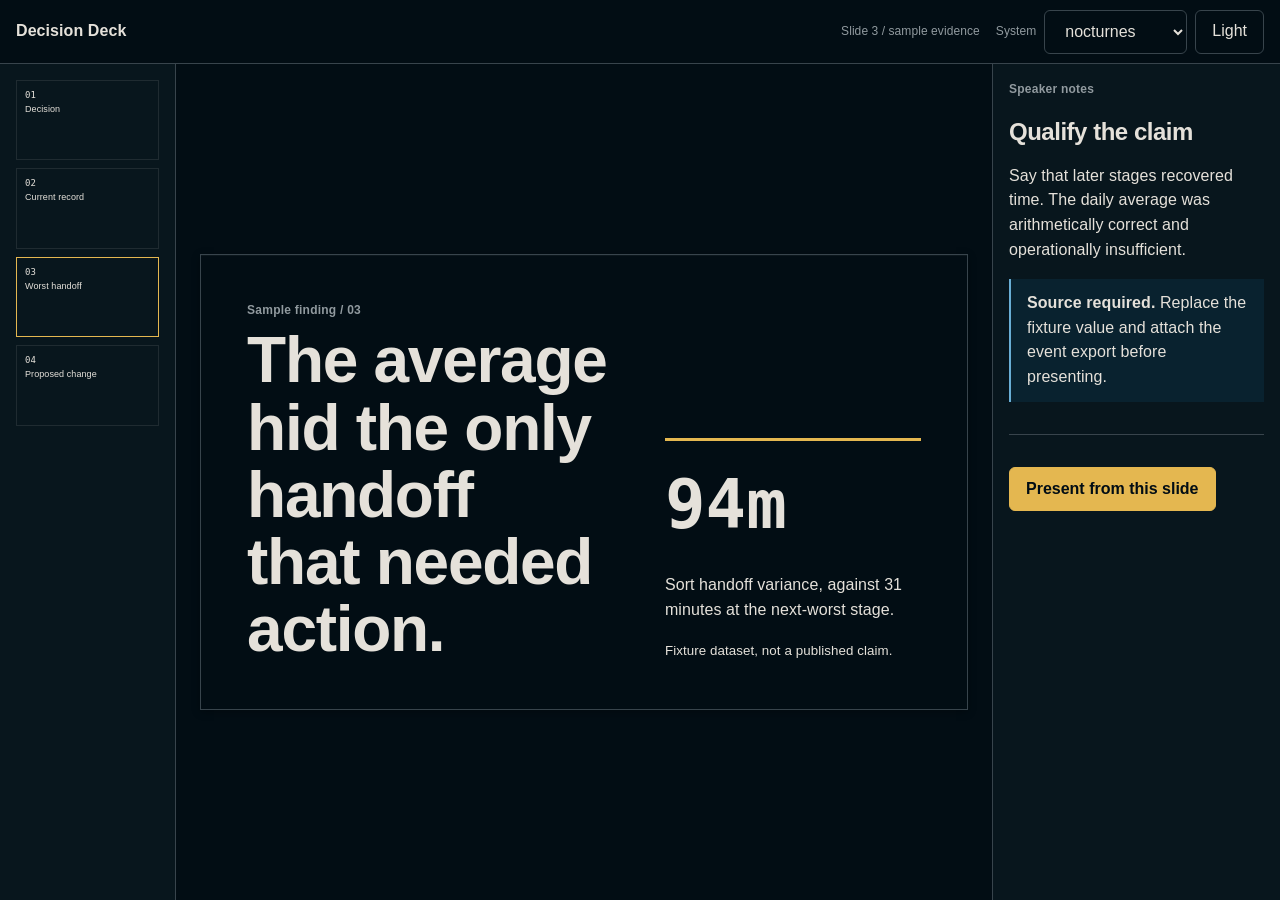
<file: skills/design-skill/kit/bases/deck.html>
<!doctype html>
<html lang="en" data-theme="dark" data-default-system="nocturnes">
<head>
  <meta charset="utf-8">
  <meta name="viewport" content="width=device-width, initial-scale=1">
  <title>Deck base - design-skill</title>
  <link id="system-css" rel="stylesheet" href="../../systems/nocturnes.css">
  <link rel="stylesheet" href="base.css">
</head>
<body data-base class="base--deck">
<!-- THESIS one claim and its evidence own the slide; editor chrome stays outside. OWN-WORLD fixed frame, source-bearing figure, quiet order and notes. STORY see claim, inspect evidence, hear qualification. FIRST VIEWPORT slide, order, notes. FORM standing exit, pool 0, roll 00000000. -->
<header class="base-bar">
  <a class="base-brand" href="deck.html">Decision Deck</a>
  <span class="base-meta">Slide 3 / sample evidence</span>
  <div class="base-tools">
    <label for="system">System</label>
    <select id="system" data-system-picker><option>default</option><option>modernist</option><option>classical</option><option>industry</option><option>organic</option><option selected>nocturnes</option><option>broadsheets</option></select>
    <button type="button" data-theme-toggle aria-pressed="true">Light</button>
  </div>
</header>

<main class="deck-workbench">
  <nav class="deck-order" aria-label="Slide order">
    <div class="slide-thumb"><span class="base-num">01</span><br>Decision</div>
    <div class="slide-thumb"><span class="base-num">02</span><br>Current record</div>
    <div class="slide-thumb" aria-current="page"><span class="base-num">03</span><br>Worst handoff</div>
    <div class="slide-thumb"><span class="base-num">04</span><br>Proposed change</div>
  </nav>

  <section class="deck-stage" aria-label="Current slide">
    <article class="slide">
      <div><p class="base-kicker">Sample finding / 03</p><h1>The average hid the only handoff that needed action.</h1></div>
      <div class="slide-evidence"><strong class="base-num" style="font-size:var(--text-4xl)">94m</strong><p>Sort handoff variance, against 31 minutes at the next-worst stage.</p><small>Fixture dataset, not a published claim.</small></div>
    </article>
  </section>

  <aside class="deck-notes" aria-labelledby="notes-title">
    <p class="base-kicker">Speaker notes</p><h2 id="notes-title">Qualify the claim</h2>
    <p>Say that later stages recovered time. The daily average was arithmetically correct and operationally insufficient.</p>
    <div class="base-notice"><strong>Source required.</strong> Replace the fixture value and attach the event export before presenting.</div>
    <hr class="base-rule"><button class="base-action" data-primary type="button">Present from this slide</button>
  </aside>
</main>
<script src="base.js"></script>
</body>
</html>
</file>
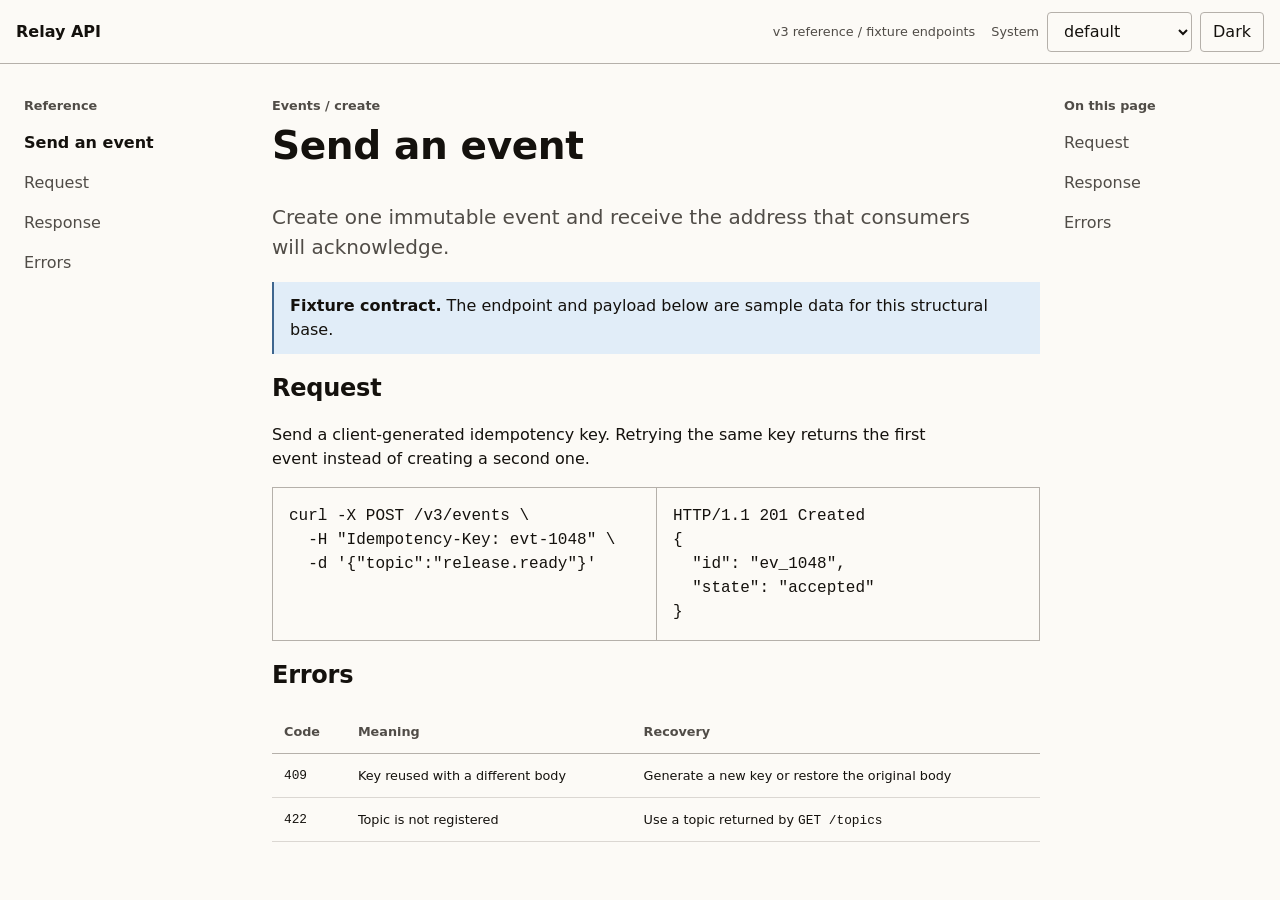
<file: skills/design-skill/kit/bases/docs.html>
<!doctype html>
<html lang="en" data-theme="light" data-default-system="default">
<head>
  <meta charset="utf-8">
  <meta name="viewport" content="width=device-width, initial-scale=1">
  <title>Docs base - design-skill</title>
  <link id="system-css" rel="stylesheet" href="../../systems/default.css">
  <link rel="stylesheet" href="base.css">
</head>
<body data-base class="base--read">
<!-- THESIS one document, one runnable proof, navigation subordinate to reading. OWN-WORLD quiet rules and code as evidence. STORY locate, understand, run, recover. FIRST VIEWPORT section tree, article start, request and response. FORM standing exit, pool 0, roll 00000000. -->
<header class="base-bar">
  <a class="base-brand" href="docs.html">Relay API</a>
  <span class="base-meta">v3 reference / fixture endpoints</span>
  <div class="base-tools">
    <label for="system">System</label>
    <select id="system" data-system-picker><option selected>default</option><option>modernist</option><option>classical</option><option>industry</option><option>organic</option><option>nocturnes</option><option>broadsheets</option></select>
    <button type="button" data-theme-toggle aria-pressed="false">Dark</button>
  </div>
</header>

<main class="docs-grid">
  <nav class="docs-nav" aria-label="Documentation sections">
    <p class="base-kicker">Reference</p>
    <ul><li><a href="#start" aria-current="page">Send an event</a></li><li><a href="#request">Request</a></li><li><a href="#response">Response</a></li><li><a href="#errors">Errors</a></li></ul>
  </nav>

  <article class="docs-article" id="start">
    <p class="base-kicker">Events / create</p>
    <h1>Send an event</h1>
    <p class="base-dek">Create one immutable event and receive the address that consumers will acknowledge.</p>
    <div class="base-notice"><strong>Fixture contract.</strong> The endpoint and payload below are sample data for this structural base.</div>

    <h2 id="request">Request</h2>
    <p>Send a client-generated idempotency key. Retrying the same key returns the first event instead of creating a second one.</p>
    <div class="code-pair" aria-label="Sample request and response">
      <pre><code>curl -X POST /v3/events \
  -H "Idempotency-Key: evt-1048" \
  -d '{"topic":"release.ready"}'</code></pre>
      <pre id="response"><code>HTTP/1.1 201 Created
{
  "id": "ev_1048",
  "state": "accepted"
}</code></pre>
    </div>

    <h2 id="errors">Errors</h2>
    <div class="base-table-wrap"><table class="base-table"><thead><tr><th>Code</th><th>Meaning</th><th>Recovery</th></tr></thead><tbody><tr><td class="base-num">409</td><td>Key reused with a different body</td><td>Generate a new key or restore the original body</td></tr><tr><td class="base-num">422</td><td>Topic is not registered</td><td>Use a topic returned by <code>GET /topics</code></td></tr></tbody></table></div>
  </article>

  <nav class="docs-onpage" aria-label="On this page">
    <p class="base-kicker">On this page</p>
    <ol><li><a href="#request">Request</a></li><li><a href="#response">Response</a></li><li><a href="#errors">Errors</a></li></ol>
  </nav>
</main>
<script src="base.js"></script>
</body>
</html>
</file>
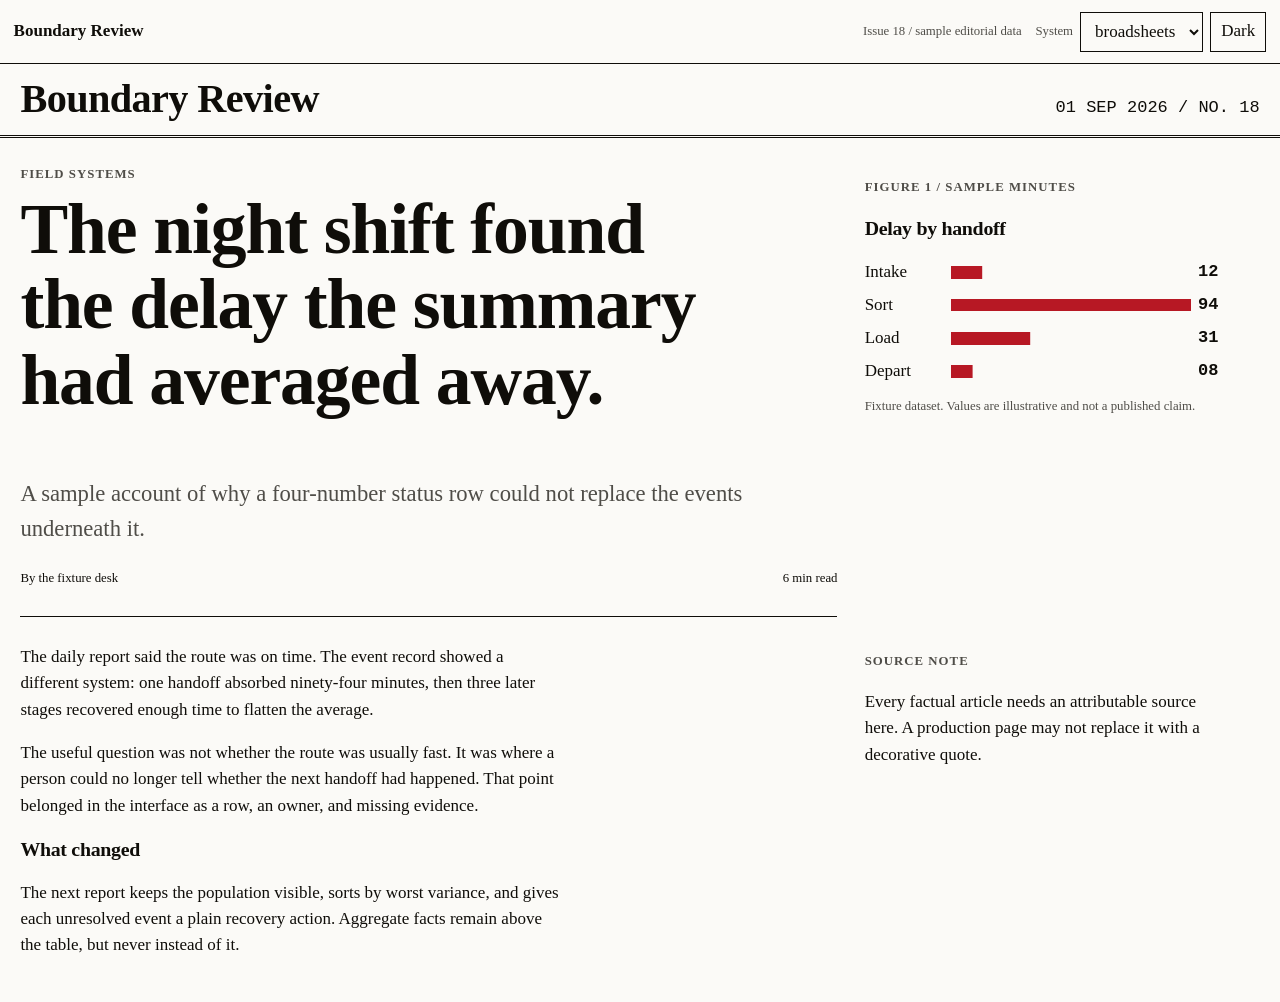
<file: skills/design-skill/kit/bases/editorial.html>
<!doctype html>
<html lang="en" data-theme="light" data-default-system="broadsheets">
<head>
  <meta charset="utf-8">
  <meta name="viewport" content="width=device-width, initial-scale=1">
  <title>Editorial base - design-skill</title>
  <link id="system-css" rel="stylesheet" href="../../systems/broadsheets.css">
  <link rel="stylesheet" href="base.css">
</head>
<body data-base class="base--read">
<!-- THESIS evidence and source sit beside one reported claim, not below a costume masthead. OWN-WORLD issue hierarchy, rule, caption, source. STORY identify the finding, inspect the evidence, read the account. FIRST VIEWPORT issue head, claim, figure, source. FORM standing exit, pool 0, roll 00000000. -->
<header class="base-bar">
  <a class="base-brand" href="editorial.html">Boundary Review</a>
  <span class="base-meta">Issue 18 / sample editorial data</span>
  <div class="base-tools">
    <label for="system">System</label>
    <select id="system" data-system-picker><option>default</option><option>modernist</option><option>classical</option><option>industry</option><option>organic</option><option>nocturnes</option><option selected>broadsheets</option></select>
    <button type="button" data-theme-toggle aria-pressed="false">Dark</button>
  </div>
</header>

<header class="edition-head">
  <div class="base-spread"><h1>Boundary Review</h1><span class="base-num">01 SEP 2026 / NO. 18</span></div>
</header>

<main class="edition-grid">
  <article class="edition-article">
    <p class="base-kicker">Field systems</p>
    <h2>The night shift found the delay the summary had averaged away.</h2>
    <p class="base-dek">A sample account of why a four-number status row could not replace the events underneath it.</p>
    <div class="base-spread base-small"><span>By the fixture desk</span><span>6 min read</span></div>
    <hr class="base-rule">
    <p>The daily report said the route was on time. The event record showed a different system: one handoff absorbed ninety-four minutes, then three later stages recovered enough time to flatten the average.</p>
    <p>The useful question was not whether the route was usually fast. It was where a person could no longer tell whether the next handoff had happened. That point belonged in the interface as a row, an owner, and missing evidence.</p>
    <h3>What changed</h3>
    <p>The next report keeps the population visible, sorts by worst variance, and gives each unresolved event a plain recovery action. Aggregate facts remain above the table, but never instead of it.</p>
  </article>

  <aside class="base-stack" aria-label="Article evidence">
    <section class="base-region">
      <p class="base-kicker">Figure 1 / sample minutes</p>
      <h3>Delay by handoff</h3>
      <div class="evidence-bars" role="img" aria-label="Sample delay: intake 12 minutes, sort 94, load 31, departure 8">
        <div class="evidence-bar"><span>Intake</span><i style="transform:scaleX(.13)"></i><b class="base-num">12</b></div>
        <div class="evidence-bar"><span>Sort</span><i style="transform:scaleX(1)"></i><b class="base-num">94</b></div>
        <div class="evidence-bar"><span>Load</span><i style="transform:scaleX(.33)"></i><b class="base-num">31</b></div>
        <div class="evidence-bar"><span>Depart</span><i style="transform:scaleX(.09)"></i><b class="base-num">08</b></div>
      </div>
      <p class="base-small base-muted">Fixture dataset. Values are illustrative and not a published claim.</p>
    </section>
    <section class="base-region"><p class="base-kicker">Source note</p><p>Every factual article needs an attributable source here. A production page may not replace it with a decorative quote.</p></section>
  </aside>
</main>
<script src="base.js"></script>
</body>
</html>
</file>
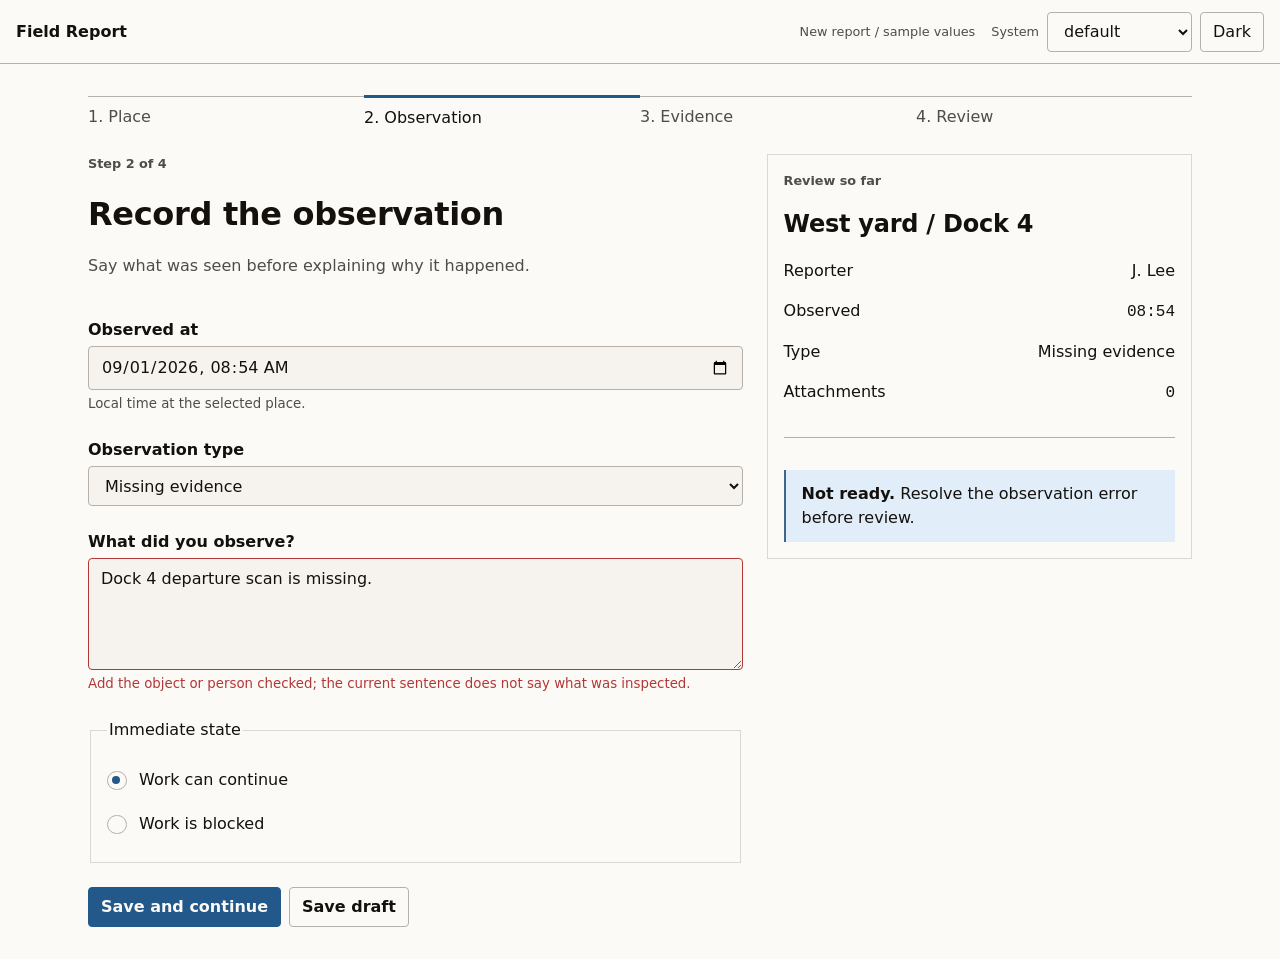
<file: skills/design-skill/kit/bases/forms.html>
<!doctype html>
<html lang="en" data-theme="light" data-default-system="default">
<head>
  <meta charset="utf-8">
  <meta name="viewport" content="width=device-width, initial-scale=1">
  <title>Forms base - design-skill</title>
  <link id="system-css" rel="stylesheet" href="../../systems/default.css">
  <link rel="stylesheet" href="base.css">
</head>
<body data-base class="base--operate">
<!-- THESIS progress, fields, errors, and review remain one document. OWN-WORLD labels above lines, plain summary, reversible action. STORY orient, enter, repair, review, submit. FIRST VIEWPORT progress, current fields, persistent review. FORM standing exit, pool 0, roll 00000000. -->
<header class="base-bar">
  <a class="base-brand" href="forms.html">Field Report</a>
  <span class="base-meta">New report / sample values</span>
  <div class="base-tools">
    <label for="system">System</label>
    <select id="system" data-system-picker><option selected>default</option><option>modernist</option><option>classical</option><option>industry</option><option>organic</option><option>nocturnes</option><option>broadsheets</option></select>
    <button type="button" data-theme-toggle aria-pressed="false">Dark</button>
  </div>
</header>

<main class="form-grid">
  <nav class="form-progress" aria-label="Report progress"><span>1. Place</span><span aria-current="step">2. Observation</span><span>3. Evidence</span><span>4. Review</span></nav>

  <form class="form-fields" aria-labelledby="form-title">
    <div><p class="base-kicker">Step 2 of 4</p><h1 id="form-title">Record the observation</h1><p class="base-muted">Say what was seen before explaining why it happened.</p></div>
    <div class="base-field"><label for="observed-at">Observed at</label><input id="observed-at" type="datetime-local" value="2026-09-01T08:54"><small>Local time at the selected place.</small></div>
    <div class="base-field"><label for="kind">Observation type</label><select id="kind"><option>Missing evidence</option><option>Delay</option><option>Damage</option><option>Safety condition</option></select></div>
    <div class="base-field" data-invalid><label for="account">What did you observe?</label><textarea id="account" aria-invalid="true" aria-describedby="account-error">Dock 4 departure scan is missing.</textarea><small id="account-error" data-error>Add the object or person checked; the current sentence does not say what was inspected.</small></div>
    <fieldset class="base-region"><legend>Immediate state</legend><label class="base-cluster"><input type="radio" name="state" checked> Work can continue</label><label class="base-cluster"><input type="radio" name="state"> Work is blocked</label></fieldset>
    <div class="base-cluster"><button class="base-action" data-primary type="button">Save and continue</button><button class="base-action" type="button">Save draft</button></div>
  </form>

  <aside class="base-region form-review" aria-labelledby="review-title">
    <p class="base-kicker">Review so far</p><h2 id="review-title">West yard / Dock 4</h2>
    <dl class="base-stack"><div class="base-spread"><dt>Reporter</dt><dd>J. Lee</dd></div><div class="base-spread"><dt>Observed</dt><dd class="base-num">08:54</dd></div><div class="base-spread"><dt>Type</dt><dd>Missing evidence</dd></div><div class="base-spread"><dt>Attachments</dt><dd class="base-num">0</dd></div></dl>
    <hr class="base-rule"><div class="base-notice"><strong>Not ready.</strong> Resolve the observation error before review.</div>
  </aside>
</main>
<script src="base.js"></script>
</body>
</html>
</file>
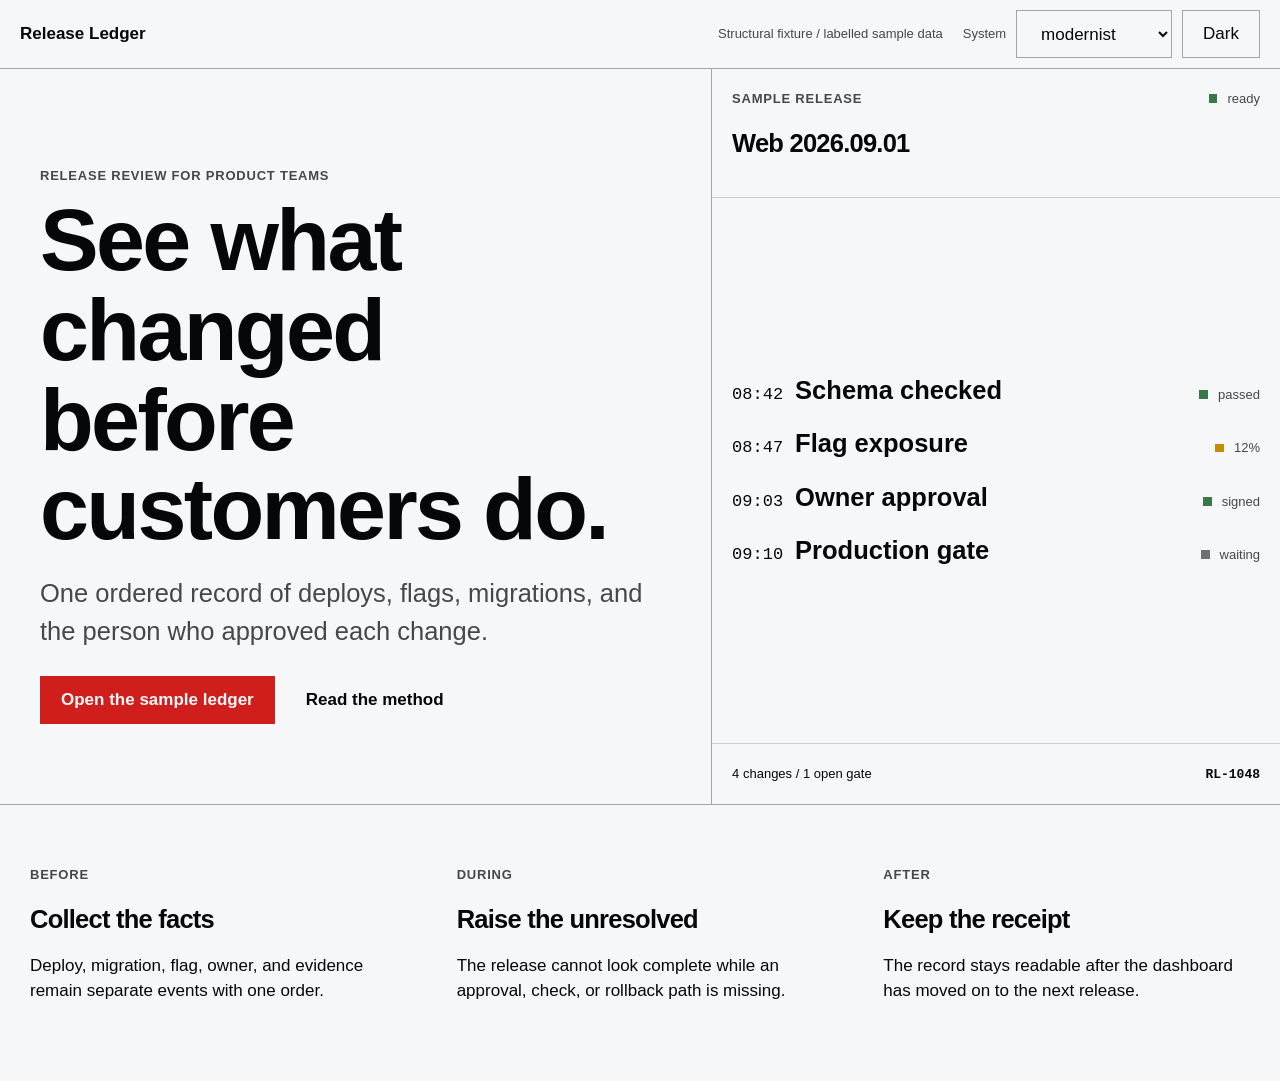
<file: skills/design-skill/kit/bases/landing.html>
<!doctype html>
<html lang="en" data-theme="light" data-default-system="modernist">
<head>
  <meta charset="utf-8">
  <meta name="viewport" content="width=device-width, initial-scale=1">
  <title>Landing base - design-skill</title>
  <link id="system-css" rel="stylesheet" href="../../systems/modernist.css">
  <link rel="stylesheet" href="base.css">
</head>
<body data-base class="base--landing">
<!-- THESIS proof shares the first viewport with the offer; no feature-card march. OWN-WORLD system contract plus product evidence. STORY understand, inspect, start. FIRST VIEWPORT claim left and running release ledger right. FORM standing exit, pool 0, roll 00000000. -->
<header class="base-bar">
  <a class="base-brand" href="landing.html">Release Ledger</a>
  <span class="base-meta">Structural fixture / labelled sample data</span>
  <div class="base-tools">
    <label for="system">System</label>
    <select id="system" data-system-picker>
      <option>default</option><option selected>modernist</option><option>classical</option><option>industry</option><option>organic</option><option>nocturnes</option><option>broadsheets</option>
    </select>
    <button type="button" data-theme-toggle aria-pressed="false">Dark</button>
  </div>
</header>

<main>
  <section class="landing-first">
    <div class="landing-claim">
      <p class="base-kicker">Release review for product teams</p>
      <h1 class="base-title">See what changed before customers do.</h1>
      <p class="base-dek">One ordered record of deploys, flags, migrations, and the person who approved each change.</p>
      <div class="base-cluster">
        <a class="base-action" data-primary href="#sample">Open the sample ledger</a>
        <a class="base-action" data-quiet href="#method">Read the method</a>
      </div>
    </div>

    <section class="landing-proof" id="sample" aria-labelledby="sample-title">
      <div class="base-spread">
        <div><p class="base-kicker">Sample release</p><h2 id="sample-title">Web 2026.09.01</h2></div>
        <span class="base-status" data-tone="ok">ready</span>
      </div>
      <div class="proof-sequence" aria-label="Sample release sequence">
        <div class="proof-line"><span class="base-num">08:42</span><strong>Schema checked</strong><span class="base-status" data-tone="ok">passed</span></div>
        <div class="proof-line"><span class="base-num">08:47</span><strong>Flag exposure</strong><span class="base-status" data-tone="warn">12%</span></div>
        <div class="proof-line"><span class="base-num">09:03</span><strong>Owner approval</strong><span class="base-status" data-tone="ok">signed</span></div>
        <div class="proof-line"><span class="base-num">09:10</span><strong>Production gate</strong><span class="base-status">waiting</span></div>
      </div>
      <div class="base-spread base-small"><span>4 changes / 1 open gate</span><strong class="base-num">RL-1048</strong></div>
    </section>
  </section>

  <section class="landing-after" id="method" aria-label="Product method">
    <div><p class="base-kicker">Before</p><h2>Collect the facts</h2><p>Deploy, migration, flag, owner, and evidence remain separate events with one order.</p></div>
    <div><p class="base-kicker">During</p><h2>Raise the unresolved</h2><p>The release cannot look complete while an approval, check, or rollback path is missing.</p></div>
    <div><p class="base-kicker">After</p><h2>Keep the receipt</h2><p>The record stays readable after the dashboard has moved on to the next release.</p></div>
  </section>
</main>
<script src="base.js"></script>
</body>
</html>
</file>
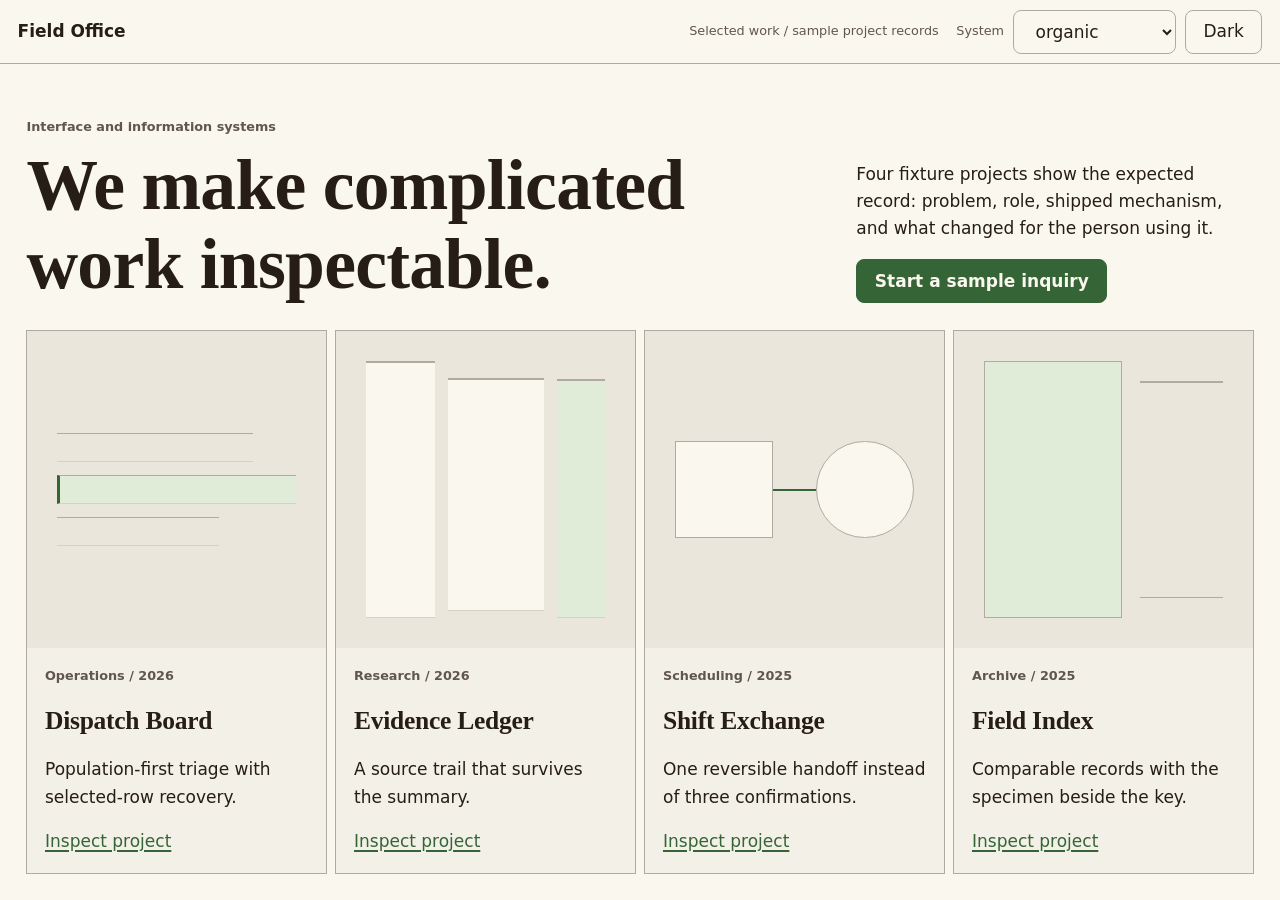
<file: skills/design-skill/kit/bases/portfolio.html>
<!doctype html>
<html lang="en" data-theme="light" data-default-system="organic">
<head>
  <meta charset="utf-8">
  <meta name="viewport" content="width=device-width, initial-scale=1">
  <title>Portfolio base - design-skill</title>
  <link id="system-css" rel="stylesheet" href="../../systems/organic.css">
  <link rel="stylesheet" href="base.css">
</head>
<body data-base class="base--experience">
<!-- THESIS work is the first navigation surface; biography waits. OWN-WORLD one project rail, real metadata, two actions. STORY inspect a project, understand the practice, start a project. FIRST VIEWPORT offer and horizontally countable work. FORM standing exit, pool 0, roll 00000000. -->
<header class="base-bar">
  <a class="base-brand" href="portfolio.html">Field Office</a>
  <span class="base-meta">Selected work / sample project records</span>
  <div class="base-tools">
    <label for="system">System</label>
    <select id="system" data-system-picker><option>default</option><option>modernist</option><option>classical</option><option>industry</option><option selected>organic</option><option>nocturnes</option><option>broadsheets</option></select>
    <button type="button" data-theme-toggle aria-pressed="false">Dark</button>
  </div>
</header>

<main class="portfolio-first">
  <section class="portfolio-intro">
    <div><p class="base-kicker">Interface and information systems</p><h1 class="base-title">We make complicated work inspectable.</h1></div>
    <div><p>Four fixture projects show the expected record: problem, role, shipped mechanism, and what changed for the person using it.</p><a class="base-action" data-primary href="mailto:studio@example.invalid">Start a sample inquiry</a></div>
  </section>

  <section class="project-rail" aria-label="Sample project rail">
    <article class="project"><div class="project-figure" data-figure="dispatch" role="img" aria-label="Sample dispatch population with one selected outlier"><i></i><i></i><i></i></div><div class="project-copy"><p class="base-kicker">Operations / 2026</p><h2>Dispatch Board</h2><p>Population-first triage with selected-row recovery.</p><a href="#dispatch">Inspect project</a></div></article>
    <article class="project"><div class="project-figure" data-figure="ledger" role="img" aria-label="Sample evidence ledger with three unequal records"><i></i><i></i><i></i></div><div class="project-copy"><p class="base-kicker">Research / 2026</p><h2>Evidence Ledger</h2><p>A source trail that survives the summary.</p><a href="#ledger">Inspect project</a></div></article>
    <article class="project"><div class="project-figure" data-figure="shift" role="img" aria-label="Sample handoff between two owners"><i></i><i></i></div><div class="project-copy"><p class="base-kicker">Scheduling / 2025</p><h2>Shift Exchange</h2><p>One reversible handoff instead of three confirmations.</p><a href="#shift">Inspect project</a></div></article>
    <article class="project"><div class="project-figure" data-figure="index" role="img" aria-label="Sample specimen beside its index key"><i></i><i></i></div><div class="project-copy"><p class="base-kicker">Archive / 2025</p><h2>Field Index</h2><p>Comparable records with the specimen beside the key.</p><a href="#index">Inspect project</a></div></article>
  </section>
</main>
<script src="base.js"></script>
</body>
</html>
</file>
<file: site/tokens.css>
/* design-skill site -- `default` re-seeded to the Patent Drawing Sheets world.
 *
 * Token contract: skills/design-skill/design-systems/README.md. Same names as
 * every system in the repo; this file is the only place raw color may live.
 *
 * Seed hue 250 (cool drafting paper), accent hue 27 (drafting-pencil red,
 * the single highlight on the part under discussion), strategy restrained.
 *
 * Light  = the sheet on the drafting table: cool white ground, one uniform
 *          ink line for outlines, a lighter one for leaders and hatching.
 * Dark   = the same drawing reproduced as a photostat negative: dark ground,
 *          white line. A reproduction, not an inversion.
 */

:root {
  /* surfaces -- the table is darker than the sheet lying on it */
  --bg:          oklch(0.949 0.005 250);
  --surface:     oklch(0.988 0.003 250);
  --surface-2:   oklch(0.966 0.004 250);
  --overlay:     oklch(0.988 0.003 250);

  /* text -- drawing ink, leader ink, hatching */
  --fg:          oklch(0.165 0.014 250);
  --fg-2:        oklch(0.405 0.011 250);
  --fg-3:        oklch(0.520 0.009 250);

  /* lines -- `line` rules the sheet, `line-strong` IS the drawing line */
  --line:        oklch(0.845 0.007 250);
  --line-strong: oklch(0.195 0.014 250);

  /* accent -- the examiner's red pencil */
  --accent:       oklch(0.470 0.175 27);
  --accent-hover: oklch(0.405 0.185 27);
  --accent-fg:    oklch(0.988 0.003 250);
  --accent-soft:  oklch(0.928 0.048 27);

  /* semantic (hue offsets from the seed family, held here only) */
  --ok:          oklch(0.50 0.10 150);
  --ok-soft:     oklch(0.94 0.03 150);
  --warn:        oklch(0.62 0.13 75);
  --warn-soft:   oklch(0.95 0.04 75);
  --danger:      oklch(0.50 0.17 27);
  --danger-soft: oklch(0.95 0.03 27);
  --info:        oklch(0.48 0.09 250);
  --info-soft:   oklch(0.93 0.02 250);

  /* focus */
  --focus:       oklch(0.470 0.175 27);

  /* type faces -- Archivo draughts, Spectral specifies, JetBrains keys */
  --font-display: "Archivo", "Archivo Fallback", system-ui, sans-serif;
  --font-body:    "Spectral", Charter, "Iowan Old Style", Georgia, serif;
  --font-mono:    "JetBrains Mono", ui-monospace, "SF Mono", Menlo, Consolas, monospace;
  --font-cjk:     "Noto Sans SC", "PingFang SC", "Hiragino Sans GB", "Microsoft YaHei", sans-serif;

  /* type scale: ratio 1.25, base 1rem */
  --text-xs:   0.64rem;
  --text-sm:   0.8rem;
  --text-base: 1rem;
  --text-lg:   1.25rem;
  --text-xl:   1.5625rem;
  --text-2xl:  1.953rem;
  --text-3xl:  clamp(2.1rem, 1.5rem + 2.0vw, 2.441rem);
  --text-4xl:  clamp(2.5rem, 1.5rem + 3.4vw, 3.815rem);

  /* type metrics -- the spec column is narrow, like a printed column */
  --leading-body:     1.55;
  --leading-tight:    1.08;
  --tracking-display: -0.015em;
  --measure:          62ch;

  /* space: 4px scale x density 1.0 */
  --density:  1;
  --space-1:  calc(0.25rem * var(--density));
  --space-2:  calc(0.5rem  * var(--density));
  --space-3:  calc(0.75rem * var(--density));
  --space-4:  calc(1rem    * var(--density));
  --space-5:  calc(1.5rem  * var(--density));
  --space-6:  calc(2rem    * var(--density));
  --space-7:  calc(3rem    * var(--density));
  --space-8:  calc(4rem    * var(--density));
  --space-9:  calc(6rem    * var(--density));
  --space-10: calc(8rem    * var(--density));
  --space-11: calc(12rem   * var(--density));
  --space-12: calc(16rem   * var(--density));

  /* shape -- a drawing has no rounded corners. One corner language: none. */
  --radius:    0;
  --radius-sm: 0;
  --radius-lg: 0;
  --line-w:    1px;

  /* elevation -- a sheet lying on a table, not a card floating over one */
  --shadow-1: 0 1px 0 oklch(0.165 0.014 250 / 0.10);
  --shadow-2: 0 1px 0 oklch(0.165 0.014 250 / 0.14), 0 6px 20px oklch(0.165 0.014 250 / 0.07);

  /* motion -- the highlight is instant; only the first figure draws itself */
  --dur-micro:   90ms;
  --dur-base:    160ms;
  --dur-enter:   260ms;
  --ease-out:    cubic-bezier(0.16, 1, 0.3, 1);
  --ease-in-out: cubic-bezier(0.77, 0, 0.175, 1);
  --ease-subtle: cubic-bezier(0.25, 0.1, 0.25, 1);

  /* layout */
  --container:      74rem;
  --container-wide: 90rem;

  color-scheme: light dark;
}

[data-theme="dark"] {
  --bg:          oklch(0.128 0.012 250);
  --surface:     oklch(0.168 0.013 250);
  --surface-2:   oklch(0.205 0.014 250);
  --overlay:     oklch(0.185 0.013 250);

  --fg:          oklch(0.935 0.006 250);
  --fg-2:        oklch(0.705 0.009 250);
  --fg-3:        oklch(0.600 0.010 250);

  --line:        oklch(0.285 0.014 250);
  --line-strong: oklch(0.905 0.007 250);

  --accent:       oklch(0.685 0.175 27);
  --accent-hover: oklch(0.745 0.165 27);
  --accent-fg:    oklch(0.128 0.012 250);
  --accent-soft:  oklch(0.285 0.075 27);

  --ok:          oklch(0.70 0.10 150);
  --ok-soft:     oklch(0.24 0.03 150);
  --warn:        oklch(0.78 0.12 75);
  --warn-soft:   oklch(0.25 0.04 75);
  --danger:      oklch(0.68 0.16 27);
  --danger-soft: oklch(0.25 0.05 27);
  --info:        oklch(0.70 0.08 250);
  --info-soft:   oklch(0.23 0.03 250);

  --focus:       oklch(0.685 0.175 27);

  --shadow-1: 0 1px 0 oklch(0.06 0.01 250 / 0.55);
  --shadow-2: 0 1px 0 oklch(0.06 0.01 250 / 0.60), 0 6px 20px oklch(0.06 0.01 250 / 0.45);
}

/* base: the few rules the tokens imply */
html { color-scheme: light dark; }
body {
  background: var(--bg);
  color: var(--fg);
  font-family: var(--font-body), var(--font-cjk);
  font-size: var(--text-base);
  line-height: var(--leading-body);
  -webkit-font-smoothing: antialiased;
  text-rendering: optimizeLegibility;
}
h1, h2, h3 {
  font-family: var(--font-display), var(--font-cjk);
  line-height: var(--leading-tight);
  letter-spacing: var(--tracking-display);
  text-wrap: balance;
}
p { text-wrap: pretty; max-width: var(--measure); }
code, kbd, samp, pre, [data-mono] {
  font-family: var(--font-mono);
  font-variant-numeric: tabular-nums slashed-zero;
}
table { font-variant-numeric: tabular-nums; }
:focus-visible { outline: 2px solid var(--focus); outline-offset: 2px; }
a { color: var(--accent); text-decoration: underline; text-underline-offset: 0.18em; text-decoration-thickness: 1px; }

/* browser surfaces: the parts you did not draw still carry the design */
::selection { background: var(--accent-soft); color: var(--fg); }
html { caret-color: var(--accent); accent-color: var(--accent); scrollbar-color: var(--line) var(--bg); }
hr { border: 0; border-top: var(--line-w) solid var(--line); }

@media (prefers-reduced-motion: reduce) {
  *, *::before, *::after {
    animation-duration: 0.01ms !important;
    animation-iteration-count: 1 !important;
    transition-duration: 0.01ms !important;
    scroll-behavior: auto !important;
  }
}

/* ---------------------------------------------------------------------------
 * FIG. 3 specimen scopes. The real ground / ink / rule / accent / corner /
 * density values of the seven material contracts, lifted verbatim from
 * skills/design-skill/assets/tokens/<system>.css so the figure re-inks with
 * the actual material rather than an impression of it. Face names are printed
 * as labels: the specimen is set in this page's two faces (see FIG. 3 note).
 * ------------------------------------------------------------------------ */

[data-spec] { --spec-face: var(--font-display); }

[data-spec="default"] {
  --spec-ground: oklch(0.985 0.005 75); --spec-ink: oklch(0.18 0.010 75);
  --spec-rule:   oklch(0.88 0.008 75);  --spec-accent: oklch(0.45 0.10 250);
  --spec-radius: 0.25rem; --spec-density: 1;
}
[data-spec="modernist"] {
  --spec-ground: oklch(0.975 0.003 250); --spec-ink: oklch(0.13 0.005 250);
  --spec-rule:   oklch(0.86 0.005 250);  --spec-accent: oklch(0.55 0.21 28);
  --spec-radius: 0; --spec-density: 1.25;
}
[data-spec="classical"] {
  --spec-ground: oklch(0.975 0.008 80); --spec-ink: oklch(0.20 0.015 60);
  --spec-rule:   oklch(0.87 0.010 80);  --spec-accent: oklch(0.42 0.12 20);
  --spec-radius: 0; --spec-density: 1.15; --spec-face: var(--font-body);
}
[data-spec="industry"] {
  --spec-ground: oklch(0.975 0.004 230); --spec-ink: oklch(0.20 0.012 230);
  --spec-rule:   oklch(0.87 0.008 230);  --spec-accent: oklch(0.63 0.19 45);
  --spec-radius: 0.125rem; --spec-density: 0.8;
}
[data-spec="organic"] {
  --spec-ground: oklch(0.975 0.012 90); --spec-ink: oklch(0.24 0.020 60);
  --spec-rule:   oklch(0.86 0.014 90);  --spec-accent: oklch(0.46 0.09 145);
  --spec-radius: 0.5rem; --spec-density: 1.1; --spec-face: var(--font-body);
}
[data-spec="nocturnes"] {
  --spec-ground: oklch(0.15 0.025 235); --spec-ink: oklch(0.91 0.010 80);
  --spec-rule:   oklch(0.28 0.020 235); --spec-accent: oklch(0.80 0.13 85);
  --spec-radius: 0.375rem; --spec-density: 1;
}
[data-spec="broadsheets"] {
  --spec-ground: oklch(0.985 0.004 80); --spec-ink: oklch(0.16 0.008 80);
  --spec-rule:   oklch(0.86 0.006 80);  --spec-accent: oklch(0.50 0.19 25);
  --spec-radius: 0; --spec-density: 0.85; --spec-face: var(--font-body);
}

/* ---------------------------------------------------------------------------
 * The sponsor board.
 *
 * The page is a patent drawing sheet: white paper, hairline ink, no fills, no
 * motion. The board is a different world laid on top of it -- a Solari
 * split-flap departure board: matte enamel ground, fixed character cells with
 * seams, solid flap faces, and change that clatters. Nothing about it is
 * borrowed from the sheet, which is the point: an advertisement that pretends
 * to be part of the document is a worse advertisement and a worse document.
 *
 * The board is a dark object in BOTH themes, because a departure board is. It
 * separates from a paper page by value and from an ink page by being a mounted
 * panel with a lit top bezel, cell seams and tile faces the page never has.
 * ------------------------------------------------------------------------ */

.sponsors {
  --board:       oklch(0.155 0.012 250);   /* matte enamel ground        */
  --board-tile:  oklch(0.232 0.012 250);   /* the flap face              */
  --board-seam:  oklch(0.120 0.012 250);   /* the hinge line             */
  --board-char:  oklch(0.965 0.004 250);   /* flap white                 */
  --board-dim:   oklch(0.660 0.010 250);   /* secondary, clears 4.5 on tile */
  --board-live:  oklch(0.700 0.195 27);    /* the remark colour          */
  --board-edge:  oklch(0.330 0.012 250);   /* the bezel catching light   */

  /* Brass. A hall board of this kind is mounted in metal, and the position a
     house reserves is a plate rather than a painted cell. So brass has exactly
     one job here: it is the YEAR seat and the frame that holds it. It is not a
     second status colour -- red still marks state (lit, hovered, the action)
     and brass marks tier, permanently, on one seat. Two axes, no collision.
     Nothing gradients and nothing glows at rest; the catch is still the flap
     edge turning through the light. */
  --board-brass:      oklch(0.425 0.088 84);   /* the reserved plate's face  */
  --board-brass-seam: oklch(0.545 0.095 86);   /* its hinge, catching light  */
  --board-brass-char: oklch(0.895 0.118 92);   /* struck letters on brass    */
  --board-brass-dim:  oklch(0.720 0.080 88);   /* its numeral and term mark  */
  --board-brass-edge: oklch(0.575 0.098 85);   /* the mounting bezel         */
  --board-brass-lift: oklch(0.510 0.098 84);   /* brass under the spotlight  */
}
[data-theme="dark"] .sponsors {
  --board:       oklch(0.205 0.010 250);
  --board-tile:  oklch(0.275 0.010 250);
  --board-seam:  oklch(0.165 0.010 250);
  --board-edge:  oklch(0.395 0.010 250);

  --board-brass:      oklch(0.452 0.090 84);
  --board-brass-seam: oklch(0.575 0.097 86);
  --board-brass-char: oklch(0.905 0.120 92);
  --board-brass-dim:  oklch(0.745 0.082 88);
  --board-brass-edge: oklch(0.615 0.100 85);
  --board-brass-lift: oklch(0.538 0.100 84);
}
</file>
<file: site/page.css>
/* design-skill site -- Patent Drawing Sheets.
 * Every value here is a token from tokens.css. If a raw colour appears in
 * this file it is a defect: `skills/design-skill/assets/bans.sh site` catches it.
 */

*, *::before, *::after { box-sizing: border-box; }
html { scroll-behavior: smooth; }
body { margin: 0; }

.skip {
  position: absolute; left: var(--space-4); top: calc(var(--space-4) * -6);
  z-index: 10; padding: var(--space-2) var(--space-4);
  background: var(--surface); color: var(--fg);
  border: var(--line-w) solid var(--line-strong);
  font-family: var(--font-display); font-size: var(--text-sm);
  transition: transform var(--dur-base) var(--ease-out);
}
.skip:focus { transform: translateY(calc(var(--space-4) * 7)); }

/* ------------------------------------------------------------------ rail */

.rail {
  position: sticky; top: 0; z-index: 8;
  display: flex; align-items: center; gap: var(--space-5);
  padding: var(--space-3) var(--space-5);
  background: var(--bg);
  border-bottom: var(--line-w) solid var(--line);
  font-family: var(--font-display);
}
.wordmark {
  font-size: var(--text-sm); font-weight: 700;
  font-stretch: 88%; letter-spacing: 0.14em; text-transform: uppercase;
  color: var(--fg); text-decoration: none;
}
.rail__nav { display: flex; gap: var(--space-5); margin-left: auto; }
.rail__nav a {
  font-size: var(--text-xs); font-stretch: 88%; letter-spacing: 0.12em;
  text-transform: uppercase; color: var(--fg-2); text-decoration: none;
  padding-bottom: 2px; border-bottom: var(--line-w) solid transparent;
  transition: color var(--dur-base) var(--ease-out), border-color var(--dur-base) var(--ease-out);
}
.rail__nav a:hover { color: var(--fg); border-bottom-color: var(--line-strong); }
.theme {
  font-family: var(--font-display); font-size: var(--text-xs);
  font-stretch: 88%; letter-spacing: 0.12em; text-transform: uppercase;
  color: var(--fg-2); background: none; cursor: pointer;
  border: var(--line-w) solid var(--line); border-radius: var(--radius);
  padding: var(--space-1) var(--space-3);
  transition: color var(--dur-base) var(--ease-out), border-color var(--dur-base) var(--ease-out);
}
.theme:hover { color: var(--fg); border-color: var(--line-strong); }

/* ----------------------------------------------------------------- sheet */

.sheet { padding: var(--space-5) var(--space-5) 0; }
.sheet:last-of-type { padding-bottom: var(--space-7); }

.sheet__frame {
  position: relative;
  max-width: var(--container-wide);
  margin: 0 auto;
  background: var(--surface);
  border: var(--line-w) solid var(--line-strong);
  box-shadow: var(--shadow-1);
  padding: var(--space-7) var(--space-6) 0;
}

.sheet__body { display: grid; gap: var(--space-7); align-items: center; }
.sheet__body--spec { align-items: start; }

@media (min-width: 62rem) {
  .sheet__body--lede { grid-template-columns: 5fr 7fr; gap: var(--space-8); }
  .sheet__body--spec { grid-template-columns: 1fr 1fr; gap: var(--space-8); }
  .sheet__frame { padding: var(--space-8) var(--space-8) 0; }
  #sheet-1 .sheet__frame { padding-top: var(--space-9); padding-bottom: var(--space-4); }
  .sheet { padding-top: var(--space-6); }
}

/* the title block sits in the sheet's bottom-right corner, as it does on a
   real sheet: the drawing above it, the record of the drawing inside it. */
.titleblock {
  display: grid;
  grid-template-columns: repeat(2, 1fr);
  margin: var(--space-7) calc(var(--space-6) * -1) 0;
  border-top: var(--line-w) solid var(--line-strong);
  font-family: var(--font-display);
}
@media (min-width: 62rem) {
  .titleblock {
    grid-template-columns: repeat(4, auto);
    justify-content: end;
    margin: var(--space-8) calc(var(--space-8) * -1) 0;
  }
}
.titleblock__cell {
  padding: var(--space-3) var(--space-5);
  border-left: var(--line-w) solid var(--line);
  display: flex; flex-direction: column; gap: 2px;
}
.titleblock__cell:first-child { border-left: 0; }
.titleblock__cell span {
  font-size: var(--text-xs); font-stretch: 88%; letter-spacing: 0.14em;
  text-transform: uppercase; color: var(--fg-3);
}
.titleblock__cell b { font-size: var(--text-sm); font-weight: 500; color: var(--fg); }

/* ------------------------------------------------------------------ lede */

h1 {
  font-size: var(--text-4xl); font-weight: 700; font-stretch: 92%;
  margin: 0 0 var(--space-5); max-width: 18ch;
}
.dek {
  font-size: var(--text-lg); color: var(--fg-2); line-height: 1.5;
  margin: 0 0 var(--space-6); max-width: 46ch;
}

.install {
  display: flex; align-items: stretch;
  border: var(--line-w) solid var(--line-strong);
  max-width: 34rem;
}
.install__cmd {
  flex: 1; min-width: 0; overflow-x: auto;
  padding: var(--space-3) var(--space-4);
  font-size: var(--text-sm); color: var(--fg); white-space: nowrap;
}
.install__copy {
  flex: none; cursor: pointer;
  padding: var(--space-3) var(--space-5);
  border: 0; border-left: var(--line-w) solid var(--line-strong);
  background: var(--accent); color: var(--accent-fg);
  font-family: var(--font-display); font-size: var(--text-xs); font-weight: 600;
  font-stretch: 88%; letter-spacing: 0.14em; text-transform: uppercase;
  transition: background-color var(--dur-base) var(--ease-out);
}
.install__copy:hover { background: var(--accent-hover); }
.install__copy[data-done="1"] { background: var(--fg); }

.lede__aside {
  margin: var(--space-3) 0 0;
  font-size: var(--text-sm); color: var(--fg-3); max-width: 46ch;
}
.lede__aside code { font-size: 0.9em; }

/* --------------------------------------------------------------- figures */

.fig { margin: 0; min-width: 0; }
.sheet__body > * { min-width: 0; }
.fig svg { display: block; width: 100%; height: auto; overflow: visible; }
.fig figcaption {
  margin-top: var(--space-4);
  font-size: var(--text-sm); color: var(--fg-3);
  max-width: 54ch; line-height: 1.5;
}
.fig figcaption code { font-size: 0.86em; color: var(--fg-2); }

/* the drawing: one uniform outline weight, a lighter one for leaders */
.ink { fill: none; stroke: var(--line-strong); stroke-width: 1.25; vector-effect: non-scaling-stroke; }
.hair { fill: none; stroke: var(--fg-3); stroke-width: 1; vector-effect: non-scaling-stroke; }
.solidmark { fill: var(--line-strong); stroke: none; }
.pip { fill: var(--line-strong); stroke: none; }
.boundary {
  fill: none; stroke: var(--fg-3); stroke-width: 1;
  stroke-dasharray: 5 5; vector-effect: non-scaling-stroke;
}
.lit-bar { stroke: var(--accent); stroke-width: 2.5; fill: none; vector-effect: non-scaling-stroke; }
.lit-ring { stroke: var(--accent); stroke-width: 1.25; fill: none; vector-effect: non-scaling-stroke; }

.label {
  font-family: var(--font-display); font-size: 11px; font-weight: 600;
  font-stretch: 82%; letter-spacing: 0.13em; fill: var(--fg-2);
}
.micro {
  font-family: var(--font-display); font-size: 8.5px; font-weight: 500;
  font-stretch: 82%; letter-spacing: 0.16em; fill: var(--fg-3);
}
.numeral {
  font-family: var(--font-display); font-size: 12.5px; font-weight: 600;
  fill: var(--fg); font-variant-numeric: tabular-nums;
}
.numeral--in { font-size: 10.5px; fill: var(--fg-3); }
.numeral--lit { fill: var(--accent); }
.figlabel {
  font-family: var(--font-display); font-size: 13px; font-weight: 700;
  font-stretch: 82%; letter-spacing: 0.22em; fill: var(--fg-2);
}
.key { font-family: var(--font-mono); font-size: 20px; fill: var(--fg); letter-spacing: 0.04em; }
.cardname { font-family: var(--font-body); font-size: 15px; fill: var(--fg); }
.verdict {
  font-family: var(--font-display); font-size: 10px; font-weight: 600;
  font-stretch: 82%; letter-spacing: 0.14em; fill: var(--fg-3);
}
.verdict--win { fill: var(--accent); }

/* the deal, running: the key under the die, the marked slot, the tally */
.keymini { font-family: var(--font-mono); font-size: 10px; fill: var(--fg-2); letter-spacing: 0.02em; }
[data-deal="tick"].numeral--lit { fill: var(--accent); font-size: 11px; font-weight: 700; }
.tally text { fill: var(--fg-3); }
[data-deal="count"] { letter-spacing: 0.16em; }
.fig__deal { color: var(--fg-2); }
.roll {
  position: relative;
  display: inline; margin-left: 0.35em; padding: 0; border: 0; background: none; cursor: pointer;
  font: inherit; font-size: inherit; color: var(--accent);
  text-decoration: underline; text-underline-offset: 0.18em; text-decoration-thickness: 1px;
}
.roll:hover { color: var(--accent-hover); }
.roll::after { content: ''; position: absolute; inset: -13px -7px; }
.vh { position: absolute; width: 1px; height: 1px; overflow: hidden; clip: rect(0 0 0 0); white-space: nowrap; }

/* the bench: DOM controls over FIG. 2, in the sheet's own hand */
.bench {
  display: flex; flex-wrap: wrap; align-items: stretch; gap: 0;
  margin: 0 0 var(--space-4);
  font-family: var(--font-display);
}
.bench__label {
  align-self: center; margin-right: var(--space-3);
  font-size: var(--text-xs); font-weight: 600; font-stretch: 88%;
  letter-spacing: 0.14em; text-transform: uppercase; color: var(--fg-3);
}
.bench__num {
  align-self: center; margin-right: var(--space-2);
  font-family: var(--font-display); font-size: var(--text-sm); font-weight: 600;
  font-variant-numeric: tabular-nums; color: var(--fg);
}
.bench__key {
  width: 13ch; min-height: 40px; padding: 0 var(--space-3);
  border: var(--line-w) solid var(--line-strong); border-radius: var(--radius);
  background: var(--surface); color: var(--fg);
  font-family: var(--font-mono); font-size: var(--text-base); letter-spacing: 0.06em;
}
.bench__key:focus-visible { outline: 2px solid var(--focus); outline-offset: -2px; }
.bench__key:user-invalid { border-color: var(--accent); }
.bench.is-lit .bench__key, .bench.is-lit .bench__btn { border-color: var(--accent); }
.bench.is-lit .bench__num { color: var(--accent); }
.bench__btn {
  min-height: 40px; padding: 0 var(--space-4); cursor: pointer;
  border: var(--line-w) solid var(--line-strong); border-left: 0; border-radius: var(--radius);
  background: var(--surface); color: var(--fg);
  font-family: var(--font-display); font-size: var(--text-xs); font-weight: 600;
  font-stretch: 88%; letter-spacing: 0.14em; text-transform: uppercase;
  transition: color var(--dur-base) var(--ease-out), border-color var(--dur-base) var(--ease-out);
}
.bench__btn:hover { color: var(--accent); }
.bench__btn:focus-visible { outline: 2px solid var(--focus); outline-offset: -2px; }
.bench__help {
  flex-basis: 100%; margin-top: var(--space-2);
  font-family: var(--font-body); font-size: var(--text-sm); color: var(--fg-3);
}

/* the signature: a numeral and its part light together */
svg text { transition: fill var(--dur-micro) var(--ease-out); }
.ink, .hair, .pip, .solidmark { transition: stroke var(--dur-micro) var(--ease-out), fill var(--dur-micro) var(--ease-out); }
[data-part].is-lit .ink,
[data-part].is-lit.ink { stroke: var(--accent); }
[data-part].is-lit .pip,
[data-part].is-lit .solidmark { fill: var(--accent); }
[data-part].is-lit .hair { stroke: var(--accent); }
text[data-ref].is-lit { fill: var(--accent); }
.numeral[data-ref] { cursor: default; }

/* ------------------------------------------------- specification columns */

.spec__head {
  font-size: var(--text-sm); font-weight: 600; font-stretch: 88%;
  letter-spacing: 0.16em; text-transform: uppercase; color: var(--fg-3);
  margin: 0 0 var(--space-5);
  padding-bottom: var(--space-3);
  border-bottom: var(--line-w) solid var(--line);
}
.spec__p {
  margin: 0 0 var(--space-2);
  padding: var(--space-2) var(--space-3);
  max-width: 58ch;
  transition: background-color var(--dur-base) var(--ease-out);
}
.spec__p b {
  font-family: var(--font-display); font-weight: 600; font-size: var(--text-sm);
  color: var(--fg-3); font-variant-numeric: tabular-nums;
}
.spec__p i { font-style: italic; color: var(--fg); }
.spec__p em { font-style: italic; }
.spec__p.is-lit { background: var(--accent-soft); }

/* a reference numeral in running text: the leader, made clickable */
.ref {
  font-family: var(--font-display); font-size: 0.82em; font-weight: 600;
  font-variant-numeric: tabular-nums;
  color: var(--fg); background: none; cursor: help;
  border: 0; border-bottom: var(--line-w) solid var(--line-strong);
  padding: 0 1px; margin: 0 1px;
  transition: color var(--dur-micro) var(--ease-out), border-color var(--dur-micro) var(--ease-out);
}
.ref:hover, .ref:focus-visible, .ref.is-lit { color: var(--accent); border-bottom-color: var(--accent); }

/* --------------------------------------------------- FIG. 3: the specimen */

/* 4 + 3: a deliberate split, not six-then-one left over */
.switch {
  display: grid; grid-template-columns: repeat(2, 1fr); gap: 0;
  margin-bottom: var(--space-5);
}
@media (min-width: 34rem) { .switch { grid-template-columns: repeat(4, 1fr); } }
.switch button {
  font-family: var(--font-display); font-size: var(--text-xs); font-weight: 500;
  font-stretch: 88%; letter-spacing: 0.1em; text-transform: uppercase;
  color: var(--fg-3); background: none; cursor: pointer;
  border: var(--line-w) solid var(--line);
  margin: -0.5px 0 0 -0.5px;
  padding: var(--space-2) var(--space-3);
  transition: color var(--dur-base) var(--ease-out), background-color var(--dur-base) var(--ease-out);
}
.switch button:hover { color: var(--fg); }
.switch button[aria-checked="true"] { color: var(--accent-fg); background: var(--fg); border-color: var(--fg); }

.specimen {
  background: var(--spec-ground); color: var(--spec-ink);
  border: var(--line-w) solid var(--spec-rule);
  border-radius: var(--spec-radius);
  padding: calc(var(--space-5) * var(--spec-density));
  font-family: var(--spec-face);
  transition: background-color var(--dur-enter) var(--ease-out),
              color var(--dur-enter) var(--ease-out),
              border-color var(--dur-enter) var(--ease-out);
}
.specimen__head {
  display: flex; align-items: baseline; justify-content: space-between;
  gap: var(--space-4);
  padding-bottom: calc(var(--space-3) * var(--spec-density));
  border-bottom: var(--line-w) solid var(--spec-rule);
}
.specimen__title { margin: 0; font-size: var(--text-xl); font-family: inherit; color: inherit; }
.specimen__tag {
  font-size: var(--text-xs); letter-spacing: 0.1em; text-transform: uppercase;
  color: var(--spec-accent); border: var(--line-w) solid var(--spec-accent);
  border-radius: var(--spec-radius); padding: 2px var(--space-2);
}
.specimen__body {
  margin: calc(var(--space-4) * var(--spec-density)) 0;
  font-size: var(--text-sm); max-width: 48ch; opacity: 0.85;
}
.specimen__row {
  display: flex; justify-content: space-between;
  padding: calc(var(--space-2) * var(--spec-density)) 0;
  border-top: var(--line-w) solid var(--spec-rule);
  font-size: var(--text-sm);
}
.specimen__row span { opacity: 0.7; }
.specimen__actions { display: flex; gap: var(--space-3); margin-top: calc(var(--space-5) * var(--spec-density)); }
.specimen__btn {
  display: inline-block; font-family: inherit; font-size: var(--text-sm);
  padding: calc(var(--space-2) * var(--spec-density)) var(--space-4);
  border: var(--line-w) solid var(--spec-accent);
  border-radius: var(--spec-radius);
  background: var(--spec-accent); color: var(--spec-ground); cursor: default;
}
.specimen__btn--quiet { background: none; color: var(--spec-accent); }

.readout {
  margin: var(--space-5) 0 0; padding: 0;
  border-top: var(--line-w) solid var(--line);
  font-size: var(--text-sm);
}
.readout > div {
  display: grid;
  /* minmax(0,…): a long unbreakable token (a file path in mono) was forcing
     the value column past its track and widening the page at 360 */
  grid-template-columns: minmax(0, 8rem) minmax(0, 1fr);
  gap: var(--space-4);
  padding: var(--space-2) 0;
  border-bottom: var(--line-w) solid var(--line);
}
@media (max-width: 30rem) { .readout > div { grid-template-columns: 1fr; gap: 0; } }
.readout dt {
  font-family: var(--font-display); font-size: var(--text-xs);
  font-stretch: 88%; letter-spacing: 0.14em; text-transform: uppercase;
  color: var(--fg-3);
}
.readout dd { margin: 0; color: var(--fg-2); min-width: 0; overflow-wrap: anywhere; }

/* ------------------------------------------------------------------ close */

.close { margin-top: var(--space-6); }
.install--close { max-width: 34rem; }

/* ----------------------------------------------------------------- footer */

.foot { border-top: var(--line-w) solid var(--line); margin-top: var(--space-7); }
.foot__inner {
  max-width: var(--container-wide); margin: 0 auto;
  padding: var(--space-6) var(--space-5);
}
.foot__line { font-size: var(--text-sm); color: var(--fg-2); max-width: 74ch; margin: 0 0 var(--space-3); }
.foot__line--quiet { color: var(--fg-3); font-size: var(--text-xs); line-height: 1.6; margin-bottom: 0; }

/* ------------------------------------------------- the one entrance move */

@media (prefers-reduced-motion: no-preference) {
  .draw .ink, .draw .hair, .draw .boundary {
    stroke-dasharray: 1400;
    stroke-dashoffset: 1400;
    animation: draw-on 1100ms var(--ease-subtle) forwards;
  }
  .draw .lit-bar, .draw .lit-ring { opacity: 0; animation: ink-in 400ms var(--ease-out) 900ms forwards; }
  .draw text { opacity: 0; animation: ink-in 400ms var(--ease-out) 700ms forwards; }
  .draw .pip, .draw .solidmark { opacity: 0; animation: ink-in 400ms var(--ease-out) 800ms forwards; }
}
@keyframes draw-on { to { stroke-dashoffset: 0; } }
@keyframes ink-in  { to { opacity: 1; } }

@media (prefers-reduced-motion: reduce) {
  html { scroll-behavior: auto; }
  .draw .ink, .draw .hair, .draw .boundary { stroke-dasharray: none; stroke-dashoffset: 0; }
  .draw text, .draw .pip, .draw .solidmark, .draw .lit-bar, .draw .lit-ring { opacity: 1; }
}

/* ------------------------------------------------------------- responsive */

@media (max-width: 61.99rem) {
  .rail { flex-wrap: wrap; gap: var(--space-3); }
  .rail__nav { order: 3; width: 100%; margin-left: 0; gap: var(--space-4); overflow-x: auto; }
  .theme { margin-left: auto; }
  h1 { max-width: 100%; }
  .titleblock__cell { padding: var(--space-3) var(--space-4); }
  .titleblock__cell:nth-child(odd) { border-left: 0; }
  .titleblock__cell:nth-child(n+3) { border-top: var(--line-w) solid var(--line); }
}
@media (max-width: 23.5rem) {
  /* short, narrow phones: one more step down so the sentence, the reason and
     the action still land above the fold on a 360x780 screen */
  h1 { font-size: 2.15rem; }
}

@media (max-width: 30rem) {
  /* the dek steps down so the headline, the reason and the one action still
     clear the fold on a short phone once the sponsor band has taken its 52px */
  .dek { font-size: var(--text-base); margin-bottom: var(--space-5); }
  .sheet { padding-left: var(--space-3); padding-right: var(--space-3); }
  .sheet__frame { padding: var(--space-6) var(--space-4) 0; }
  .titleblock { margin-left: calc(var(--space-4) * -1); margin-right: calc(var(--space-4) * -1); }
  .install { flex-direction: column; align-items: stretch; }
  .install__copy { border-left: 0; border-top: var(--line-w) solid var(--line-strong); }
}

@media (max-width: 61.99rem) {
  .fig--pan {
    overflow-x: auto;
    overscroll-behavior-x: contain;
    -webkit-overflow-scrolling: touch;
  }
  .fig--pan svg { min-width: 34rem; }
  /* the note appears only when the sheet really does extend past the frame */
  .fig--pan.is-panning { border-bottom: var(--line-w) solid var(--line); padding-bottom: var(--space-3); }
  .fig--pan.is-panning .fig__pan-note { display: block; }
}
.fig__pan-note {
  display: none;
  margin-top: var(--space-2);
  font-family: var(--font-display);
  font-size: var(--text-xs); font-stretch: 88%; letter-spacing: 0.14em;
  text-transform: uppercase; color: var(--fg-3);
}

/* touch: every control clears 44px, and the numerals stay tappable.
   Inline links inside running prose are text, not controls, and keep the
   line rhythm; the reference numerals get an invisible expanded hit area
   instead of a taller box. */
.ref { position: relative; }
.ref::after { content: ''; position: absolute; inset: -13px -7px; }

@media (max-width: 61.99rem), (pointer: coarse) {
  .wordmark,
  .rail__nav a,
  .theme,
  .switch button {
    min-height: 44px;
    display: inline-flex;
    align-items: center;
  }
  .install__copy, .install__cmd { min-height: 44px; display: flex; align-items: center; }
  .skip { min-height: 44px; display: inline-flex; align-items: center; }
  .bench__key, .bench__btn { min-height: 44px; }
}

/* The specimen line: this page is the skill's own output, and the claim is
   only worth making next to the things that let a reader check it. Set below
   the action so it never costs the lede its install command. */
.lede__sig {
  margin: var(--space-5) 0 0;
  padding-top: var(--space-3);
  border-top: var(--line-w) solid var(--line);
  max-width: 46ch;
  font-size: var(--text-sm);
  color: var(--fg-2);
  line-height: var(--leading-body);
}
</file>
<file: site/sponsors.css>
/* The seats -- a split-flap departure board carrying four sponsor slots,
 * mounted on a page that is otherwise a patent drawing sheet.
 *
 * The world is worlds/split-flap-departure-board.md and its rules are kept:
 * fixed-width character cells, one condensed uppercase grotesk, the cell seams
 * as part of the palette, no gradients and no glow at rest, motion that is only
 * the flip with an exponential settle, never the whole board on load, and
 * reduced motion cutting straight to the final glyph.
 *
 * Every value is a token from tokens.css.
 */

/* ------------------------------------------------------------- the board */

.sponsors {
  position: sticky;
  top: 0;
  z-index: 20;
  background: var(--board);
  color: var(--board-char);
  font-family: var(--font-display);
  /* a mounted panel: the top edge catches the hall light, the bottom sits in
     its own shadow. The only lit edge anywhere on this page. */
  border-top: var(--line-w) solid var(--board-brass-edge);
  border-bottom: var(--line-w) solid var(--board-seam);
  overflow: hidden;
  isolation: isolate;
}

.sponsors__inner {
  position: relative;
  z-index: 2;
  max-width: var(--container-wide);
  margin: 0 auto;
  padding: var(--space-2) var(--space-5);
  display: flex;
  align-items: center;
  gap: var(--space-4);
  min-height: 3.5rem;
}

.sponsors__label {
  margin: 0;
  flex: none;
  font-size: var(--text-xs);
  font-weight: 600;
  font-stretch: 82%;
  letter-spacing: 0.2em;
  text-transform: uppercase;
  color: var(--board-dim);
  white-space: nowrap;
  /* Clip rather than spill: a fixture that overruns its box gets painted over
     by the flap cells, which is how the hall reads as broken. */
  min-width: 0;
  overflow: hidden;
}
.sponsors__label b { color: var(--board-char); font-weight: 600; }

/* ------------------------------------------------------------------ seats */

.seats {
  list-style: none;
  margin: 0;
  padding: 0;
  display: flex;
  gap: var(--space-4);
  flex: 1;
  min-width: 0;
  justify-content: center;
}

.seat {
  position: relative;
  flex: 0 1 auto;
  min-width: 0;
  display: flex;
  align-items: center;
}

.seat__body {
  display: flex;
  align-items: center;
  gap: var(--space-2);
  padding: var(--space-1) var(--space-2);
  min-height: 44px;
  text-decoration: none;
  color: inherit;
  box-sizing: border-box;
}

.seat__no {
  flex: none;
  font-family: var(--font-mono);
  font-size: 0.62rem;
  color: var(--board-dim);
  font-variant-numeric: tabular-nums;
  transition: color var(--dur-base) var(--ease-out);
}
.seat--lit .seat__no { color: var(--board-live); }

/* ------------------------------------------------------------- flap cells */

.board {
  display: flex;
  gap: 1px;
  perspective: 260px;
  min-width: 0;
}

.flap {
  position: relative;
  flex: none;
  width: 0.74rem;
  height: 1.35rem;
  background: var(--board-tile);
  border-radius: 1px;
  overflow: hidden;
  transition: background-color var(--dur-base) var(--ease-out);
}
/* the hinge: the seam is part of the palette, not a decoration */
.flap::after {
  content: '';
  position: absolute;
  left: 0; right: 0;
  top: 50%;
  height: 1px;
  margin-top: -0.5px;
  background: var(--board-seam);
  z-index: 2;
  pointer-events: none;
}
.flap__ch {
  display: block;
  width: 100%;
  height: 100%;
  line-height: 1.35rem;
  text-align: center;
  font-size: 0.72rem;
  font-weight: 600;
  font-stretch: 82%;
  color: var(--board-char);
  transform-origin: center center;
  will-change: transform;
}

/* one flap turning. The brightness spike at the halfway point is the flap edge
   catching the hall light: the shine is the mechanism, not a gradient. */
.flap.is-turn .flap__ch { animation: flap-turn 120ms linear; }
@keyframes flap-turn {
  0%   { transform: rotateX(0deg);   filter: brightness(1); }
  48%  { transform: rotateX(-84deg); filter: brightness(2.2); }
  52%  { transform: rotateX(84deg);  filter: brightness(2.2); }
  100% { transform: rotateX(0deg);   filter: brightness(1); }
}

/* The world holds one remark colour for status, so it is spent on exactly
   three things: the seat the loop is on, the seat under the pointer, and the
   one action. A [+] at rest is flap white like every other glyph -- four red
   plus signs was four status lights and no status. */
.seat--lit:not([data-sold]) .flap__ch,
.seat--open:hover .flap__ch,
.seat--open:focus-within .flap__ch { color: var(--board-live); }
/* a sponsor paid for their name, so the spotlight lifts their tiles rather
   than repainting their mark in our status colour */
.seat--lit[data-sold] .flap { background: var(--board-edge); }

.seat--open:hover .flap,
.seat--open:focus-within .flap { background: var(--board-edge); }

/* the specimen tag: this seat shows what a seat looks like, not a sponsor */
.seat__tag {
  position: absolute;
  top: 0;
  right: 0;
  z-index: 3;
  font-size: 0.48rem;
  font-weight: 600;
  font-stretch: 82%;
  letter-spacing: 0.16em;
  text-transform: uppercase;
  color: var(--board);
  background: var(--board-live);
  padding: 0 3px;
  opacity: 0;
  transition: opacity var(--dur-base) var(--ease-out);
}
.seat--specimen .seat__tag { opacity: 1; }

/* ------------------------------------------------------------------- cta */

.sponsors__cta {
  flex: none;
  display: inline-flex;
  align-items: center;
  min-height: 44px;
  padding: var(--space-2) var(--space-4);
  background: var(--board-live);
  color: var(--board);
  border: var(--line-w) solid var(--board-live);
  border-radius: 1px;
  text-decoration: none;
  font-size: var(--text-xs);
  font-weight: 700;
  font-stretch: 82%;
  letter-spacing: 0.16em;
  text-transform: uppercase;
  white-space: nowrap;
  transition: background-color var(--dur-base) var(--ease-out),
              color var(--dur-base) var(--ease-out);
}
.cta-short { display: none; }
.sponsors__cta:hover,
.sponsors__cta:focus-visible { background: var(--board-char); border-color: var(--board-char); color: var(--board); }
.sponsors :focus-visible { outline: 2px solid var(--board-char); outline-offset: 2px; }

.visually-hidden {
  position: absolute; width: 1px; height: 1px;
  margin: -1px; padding: 0; border: 0;
  clip-path: inset(50%); overflow: hidden; white-space: nowrap;
}

/* ------------------------------------------------------------- SHEET 5 */
/* The plate stays in the page's own language -- hairline ink on paper. The
   board is the foreign object; the document describes it in its own hand. */

.seatplate {
  display: grid;
  gap: var(--space-5);
  grid-template-columns: repeat(2, 1fr);
}
@media (min-width: 48rem) { .seatplate { grid-template-columns: repeat(4, 1fr); } }

.seatplate__cell {
  position: relative;
  min-height: 7.5rem;
  display: flex;
  flex-direction: column;
  justify-content: flex-end;
  gap: var(--space-2);
  padding: var(--space-4);
}
.seatplate__cell .seat__frame {
  position: absolute; inset: 0;
  width: 100%; height: 100%;
  overflow: visible; pointer-events: none;
}
.seatplate__cell .seat__rect {
  fill: none; stroke: var(--line-strong); stroke-width: 1;
  vector-effect: non-scaling-stroke; stroke-dasharray: 1.6 1.6;
}
.seatplate__cell.seat--taken .seat__rect { stroke-dasharray: 100 0; }
.seatplate__no {
  font-family: var(--font-mono);
  font-size: var(--text-xs);
  color: var(--fg-3);
  font-variant-numeric: tabular-nums;
}
.seatplate__state {
  font-size: var(--text-lg);
  font-weight: 600;
  font-stretch: 88%;
  letter-spacing: 0.06em;
  color: var(--fg-2);
}
.seatplate__cell.seat--open .seatplate__state {
  color: var(--accent);
  font-family: var(--font-mono);
}

.terms {
  margin: var(--space-6) 0 0;
  border-top: var(--line-w) solid var(--line);
  font-size: var(--text-sm);
}
.terms > div {
  display: grid;
  grid-template-columns: minmax(0, 9rem) minmax(0, 1fr);
  gap: var(--space-4);
  padding: var(--space-2) 0;
  border-bottom: var(--line-w) solid var(--line);
}
@media (max-width: 30rem) { .terms > div { grid-template-columns: 1fr; gap: 0; } }
.terms dt {
  font-family: var(--font-display);
  font-size: var(--text-xs);
  font-stretch: 88%;
  letter-spacing: 0.14em;
  text-transform: uppercase;
  color: var(--fg-3);
}
.terms dd { margin: 0; color: var(--fg-2); min-width: 0; overflow-wrap: anywhere; }

/* --------------------------------------------------------------- adapt */

@media (max-width: 61.99rem) {
  .sponsors__label span { display: none; }
  .seats { gap: var(--space-3); }
}

/* A real board drops fields from the right as it narrows. Here the label goes
   first, then the cell count shrinks -- sponsors.js measures and rewrites. */
@media (max-width: 44rem) {
  .sponsors__inner {
    gap: var(--space-2);
    padding: var(--space-2) var(--space-3);
    flex-wrap: nowrap;
    min-height: 3.25rem;
  }
  .sponsors__label { display: none; }
  .seats { gap: var(--space-2); }
  .seat__body { padding-inline: 0; gap: var(--space-1); }
  /* a real board drops fields from the right as the hall narrows. Here the
     seat number goes and the action shortens, so a sold seat keeps the room
     its name needs instead of running into its neighbour. */
  .seat__no { display: none; }
  .cta-long { display: none; }
  .cta-short { display: inline; }
  .flap { width: 0.66rem; height: 1.2rem; }
  .flap__ch { line-height: 1.2rem; font-size: 0.64rem; }
  .sponsors__cta { padding: var(--space-1) var(--space-3); font-size: 0.58rem; letter-spacing: 0.08em; }
}

@media (max-width: 23rem) {
  .sponsors__inner { padding-inline: var(--space-2); gap: var(--space-1); }
  .sponsors__cta { font-size: 0.54rem; padding-inline: var(--space-2); letter-spacing: 0.06em; }
}

/* Reduced motion cuts to the final glyph: the board is written in full, the
   offer is complete and legible, and nothing turns. */
@media (prefers-reduced-motion: reduce) {
  .flap.is-turn .flap__ch { animation: none; }
}

/* ------------------------------------------------- the term mark and clock
 *
 * Two additions the two-tier board needs, both held to the world's own rules:
 * one condensed uppercase grotesk, cells and rules for structure, and NO red.
 * Red on this board is the status colour -- the seat the loop is on, the seat
 * under the pointer, the one action. A deadline painted red would be a fourth
 * status light, which is what having none looks like. The clock earns its
 * weight from position and from the flap-white numeral, not from colour.
 */

.seat__term {
  display: block;
  margin-top: 0.15em;
  font-size: 0.5rem;
  font-weight: 600;
  font-stretch: 70%;
  letter-spacing: 0.14em;
  color: var(--board-dim);
}
.seat--lit .seat__term { color: var(--board-char); }

.sponsors__clock {
  margin: 0;
  flex: none;
  font-size: var(--text-xs);
  font-weight: 600;
  font-stretch: 82%;
  letter-spacing: 0.16em;
  text-transform: uppercase;
  color: var(--board-dim);
  white-space: nowrap;
  /* the deadline is a plate screwed to the bezel, not a sticker on the tiles */
  border-inline-start: var(--line-w) solid var(--board-edge);
  padding-inline-start: var(--space-4);
  min-width: 0;
  overflow: hidden;
}
.sponsors__clock.is-closed { color: var(--board-dim); }

/* ---------------------------------------------- the founding note, SHEET 5
 *
 * On the sheet the seats are drawn in the document's own hand, never in the
 * board's -- so this is a ruled note block with a legend riding the rule, the
 * way a drawing carries a note. No fill, no accent: the accent on this page is
 * spent in exactly four places and a price is not one of them.
 */

.seatplate__term {
  display: block;
  margin-top: var(--space-1);
  font-family: var(--font-display);
  font-size: var(--text-xs);
  font-stretch: 82%;
  letter-spacing: 0.06em;
  color: var(--fg-3);
}

.founding {
  position: relative;
  margin-top: var(--space-6);
  padding: var(--space-5) var(--space-4) var(--space-4);
  border: var(--line-w) solid var(--line-strong);
}
.founding__head {
  position: absolute;
  top: 0;
  inset-inline-start: var(--space-3);
  transform: translateY(-50%);
  margin: 0;
  padding-inline: var(--space-2);
  background: var(--surface);
  font-family: var(--font-display);
  font-size: var(--text-xs);
  font-weight: 600;
  font-stretch: 82%;
  letter-spacing: 0.2em;
  text-transform: uppercase;
  color: var(--fg-3);
}
.founding p { margin: 0; }
.founding__rate {
  font-size: var(--text-base);
  color: var(--fg);
  line-height: var(--leading-body);
}
.founding__rate b { font-weight: 600; }
.founding__clock {
  margin-top: var(--space-2) !important;
  font-size: var(--text-sm);
  color: var(--fg-2);
}
.founding__clock b { font-weight: 600; color: var(--fg); }
.founding__note {
  margin-top: var(--space-3) !important;
  padding-top: var(--space-3);
  border-top: var(--line-w) solid var(--line);
  font-size: var(--text-sm);
  color: var(--fg-2);
  line-height: var(--leading-body);
}

.terms .was { color: var(--fg-3); }

/* The clock is the first thing to go when the hall narrows: the hard rule on
   this band is that it may not push the page's own headline below the fold. */
@media (max-width: 61.99rem) {
  .sponsors__clock { display: none; }
}
@media (max-width: 44rem) {
  .seat__term { display: none; }
}


/* --------------------------------------------------------- the year seat
 *
 * One seat on this board is sold by the year and there is one of it. On a hall
 * board the position a house keeps is not a painted cell, it is a plate --
 * so seat 01 is made of the same brass the board is mounted in, and the three
 * month seats stay enamel. The hierarchy is the material, which means it
 * survives being screenshotted, printed, or read with the copy stripped out.
 *
 * Brass is a tier, not a status. Red still owns state: the seat the loop is
 * on, the seat under the pointer, the one action. When those land on the year
 * seat they win, because a reader needs to know where the pointer is more than
 * they need to know which seat costs more.
 *
 * Nothing here gradients and nothing glows at rest. The shine is still the
 * flap edge turning through the hall light -- brass just catches more of it.
 */

.sponsors .seat[data-term="year"] .flap { background: var(--board-brass); }
/* On the enamel seats the seam is a shadow gap between two painted leaves. On
   a brass plate the same edge is turned metal, so it catches the hall light
   instead of swallowing it -- the hinge goes lighter than the face. That one
   inversion is what makes the plate read as metal rather than as a warm
   repaint, and it is a hairline, not a gradient laid over a resting surface. */
.sponsors .seat[data-term="year"] .flap::after { background: var(--board-brass-seam); }
.sponsors .seat[data-term="year"] .flap__ch { color: var(--board-brass-char); }
.sponsors .seat[data-term="year"] .seat__no { color: var(--board-brass-dim); }
.sponsors .seat[data-term="year"] .seat__term { color: var(--board-brass-dim); }

/* the spotlight and the pointer lift brass into brass, not into grey */
.sponsors .seat[data-term="year"].seat--lit .flap,
.sponsors .seat[data-term="year"].seat--open:hover .flap,
.sponsors .seat[data-term="year"].seat--open:focus-within .flap { background: var(--board-brass-lift); }
.sponsors .seat[data-term="year"].seat--lit .seat__no { color: var(--board-live); }

/* metal takes the light harder than enamel does. Same mechanism, one stop up. */
.sponsors .seat[data-term="year"] .flap.is-turn .flap__ch { animation: flap-turn-brass 120ms linear; }
@keyframes flap-turn-brass {
  0%   { transform: rotateX(0deg);   filter: brightness(1); }
  48%  { transform: rotateX(-84deg); filter: brightness(2.7); }
  52%  { transform: rotateX(84deg);  filter: brightness(2.7); }
  100% { transform: rotateX(0deg);   filter: brightness(1); }
}

@media (prefers-reduced-motion: reduce) {
  .sponsors .seat[data-term="year"] .flap.is-turn .flap__ch { animation: none; }
}
</file>
<file: skills/design-skill/systems/default.css>
/* default -- paper and ink
 * Token contract: see README.md. Same names in every
 * system; swap this file to change the language. App code uses only
 * these variables; raw hex/oklch outside this file is a defect.
 * Seed hue 75 (warm paper), accent hue 250 (ink blue), strategy restrained.
 */

:root {
  /* surfaces */
  --bg:          oklch(0.985 0.005 75);
  --surface:     oklch(0.965 0.006 75);
  --surface-2:   oklch(0.935 0.008 75);
  --overlay:     oklch(0.985 0.005 75);

  /* text */
  --fg:          oklch(0.18 0.010 75);
  --fg-2:        oklch(0.42 0.010 75);
  --fg-3:        oklch(0.545 0.010 75);

  /* lines */
  --line:        oklch(0.88 0.008 75);
  --line-strong: oklch(0.76 0.010 75);

  /* accent */
  --accent:       oklch(0.45 0.10 250);
  --accent-hover: oklch(0.40 0.11 250);
  --accent-fg:    oklch(0.985 0.005 75);
  --accent-soft:  oklch(0.94 0.02 250);

  /* semantic (hue offsets from the seed family, held here only) */
  --ok:          oklch(0.52 0.10 150);
  --ok-soft:     oklch(0.94 0.03 150);
  --warn:        oklch(0.65 0.13 75);
  --warn-soft:   oklch(0.95 0.04 75);
  --danger:      oklch(0.52 0.16 25);
  --danger-soft: oklch(0.95 0.03 25);
  --info:        oklch(0.50 0.08 250);
  --info-soft:   oklch(0.94 0.02 250);

  /* focus */
  --focus:       oklch(0.55 0.14 250);

  /* type faces */
  --font-display: var(--font-body);
  --font-body:    system-ui, -apple-system, "Segoe UI", Roboto, "Helvetica Neue", Arial, sans-serif;
  --font-mono:    ui-monospace, "SF Mono", Menlo, Consolas, "Liberation Mono", monospace;
  --font-cjk:     "PingFang SC", "Hiragino Sans GB", "Noto Sans CJK SC", "Microsoft YaHei", sans-serif;

  /* type scale: ratio 1.25, base 1rem */
  --text-xs:   0.64rem;
  --text-sm:   0.8rem;
  --text-base: 1rem;
  --text-lg:   1.25rem;
  --text-xl:   1.5625rem;
  --text-2xl:  1.953rem;
  --text-3xl:  clamp(2.2rem, 1.6rem + 1.8vw, 2.441rem);
  --text-4xl:  clamp(2.6rem, 1.8rem + 2.6vw, 3.052rem);

  /* type metrics */
  --leading-body:     1.5;
  --leading-tight:    1.2;
  --tracking-display: -0.01em;
  --measure:          68ch;

  /* space: 4px scale x density 1.0 */
  --density:  1;
  --space-1:  calc(0.25rem * var(--density));
  --space-2:  calc(0.5rem  * var(--density));
  --space-3:  calc(0.75rem * var(--density));
  --space-4:  calc(1rem    * var(--density));
  --space-5:  calc(1.5rem  * var(--density));
  --space-6:  calc(2rem    * var(--density));
  --space-7:  calc(3rem    * var(--density));
  --space-8:  calc(4rem    * var(--density));
  --space-9:  calc(6rem    * var(--density));
  --space-10: calc(8rem    * var(--density));
  --space-11: calc(12rem   * var(--density));
  --space-12: calc(16rem   * var(--density));

  /* shape */
  --radius:    0.25rem;
  --radius-sm: 0.125rem;
  --radius-lg: 0.5rem;
  --line-w:    1px;

  /* elevation: tinted to the seed, visible only on overlays */
  --shadow-1: 0 1px 2px oklch(0.18 0.01 75 / 0.06), 0 2px 8px oklch(0.18 0.01 75 / 0.05);
  --shadow-2: 0 4px 12px oklch(0.18 0.01 75 / 0.08), 0 16px 40px oklch(0.18 0.01 75 / 0.10);

  /* motion: snappy */
  --motion-personality: snappy;
  --dur-micro:   100ms;
  --dur-base:    180ms;
  --dur-enter:   240ms;
  --ease-out:    cubic-bezier(0.16, 1, 0.3, 1);
  --ease-in-out: cubic-bezier(0.77, 0, 0.175, 1);
  --ease-subtle: cubic-bezier(0.25, 0.1, 0.25, 1);

  /* layout */
  --container:      72rem;
  --container-wide: 90rem;

  /* component geometry: quiet work surface, rules before panels */
  --system-control-height: 2.5rem;
  --system-control-pad: var(--space-3);
  --system-panel-fill: transparent;
  --system-panel-border: var(--line-w) solid var(--line);
  --system-media-radius: var(--radius-lg);
  --system-label-transform: none;
  --system-label-tracking: 0;
  --system-heading-weight: 650;
  --system-row-height: 2.75rem;
  --system-shell-gap: var(--space-5);
  --system-rail-size: 17rem;

  color-scheme: light dark;
}

[data-theme="dark"] {
  --bg:          oklch(0.14 0.008 75);
  --surface:     oklch(0.17 0.009 75);
  --surface-2:   oklch(0.21 0.010 75);
  --overlay:     oklch(0.19 0.009 75);

  --fg:          oklch(0.92 0.006 75);
  --fg-2:        oklch(0.70 0.008 75);
  --fg-3:        oklch(0.600 0.008 75);

  --line:        oklch(0.26 0.010 75);
  --line-strong: oklch(0.36 0.012 75);

  --accent:       oklch(0.72 0.09 250);
  --accent-hover: oklch(0.78 0.09 250);
  --accent-fg:    oklch(0.14 0.008 75);
  --accent-soft:  oklch(0.24 0.03 250);

  --ok:          oklch(0.70 0.10 150);
  --ok-soft:     oklch(0.22 0.03 150);
  --warn:        oklch(0.78 0.12 75);
  --warn-soft:   oklch(0.24 0.04 75);
  --danger:      oklch(0.68 0.14 25);
  --danger-soft: oklch(0.24 0.04 25);
  --info:        oklch(0.70 0.08 250);
  --info-soft:   oklch(0.22 0.03 250);

  --focus:       oklch(0.72 0.12 250);

  --shadow-1: 0 1px 2px oklch(0 0 0 / 0.30), 0 2px 8px oklch(0 0 0 / 0.25);
  --shadow-2: 0 4px 12px oklch(0 0 0 / 0.35), 0 16px 40px oklch(0 0 0 / 0.40);
}

/* base: the few rules the tokens imply */
html { color-scheme: light dark; }
body {
  background: var(--bg);
  color: var(--fg);
  font-family: var(--font-body), var(--font-cjk);
  font-size: var(--text-base);
  line-height: var(--leading-body);
  -webkit-font-smoothing: antialiased;
  text-rendering: optimizeLegibility;
}
h1, h2, h3 {
  font-family: var(--font-display), var(--font-cjk);
  line-height: var(--leading-tight);
  letter-spacing: var(--tracking-display);
  text-wrap: balance;
}
p { text-wrap: pretty; max-width: var(--measure); }
code, kbd, samp, pre, [data-mono] { font-family: var(--font-mono); font-variant-numeric: tabular-nums slashed-zero; }
table { font-variant-numeric: tabular-nums; }
:focus-visible { outline: 2px solid var(--focus); outline-offset: 2px; }
a { color: var(--accent); text-decoration: underline; text-underline-offset: 0.15em; text-decoration-thickness: 1px; }

/* browser surfaces: the parts you did not draw still carry the design */
::selection { background: var(--accent-soft); color: var(--fg); }
html { caret-color: var(--accent); accent-color: var(--accent); scrollbar-color: var(--line-strong) var(--surface); }
hr { border: 0; border-top: var(--line-w) solid var(--line); }

@media (prefers-reduced-motion: reduce) {
  *, *::before, *::after {
    animation-duration: 0.01ms !important;
    animation-iteration-count: 1 !important;
    transition-duration: 0.01ms !important;
    scroll-behavior: auto !important;
  }
}
</file>
<file: skills/design-skill/kit/bases/base.css>
/* Renderable standing exits. Structure is shared; material comes from the
 * selected systems/<name>.css contract. No palette lives here.
 */

* { box-sizing: border-box; }
body { margin: 0; min-width: 20rem; }
button, input, select, textarea { font: inherit; }
button, select, input, textarea { color: inherit; }

[data-base] {
  --control-height: var(--system-control-height, 2.5rem);
  --control-pad: var(--system-control-pad, var(--space-3));
  --panel-fill: var(--system-panel-fill, transparent);
  --panel-border: var(--system-panel-border, var(--line-w) solid var(--line));
  --media-radius: var(--system-media-radius, var(--radius-lg));
  --label-transform: var(--system-label-transform, none);
  --label-tracking: var(--system-label-tracking, 0);
  --heading-weight: var(--system-heading-weight, 650);
  --row-height: var(--system-row-height, 2.75rem);
  --shell-gap: var(--system-shell-gap, var(--space-5));
  --rail-size: var(--system-rail-size, 17rem);
}

.base-bar {
  min-height: 4rem;
  display: grid;
  grid-template-columns: minmax(8rem, 1fr) auto auto;
  align-items: center;
  gap: var(--space-4);
  padding: var(--space-2) max(var(--space-4), calc((100vw - var(--container-wide)) / 2));
  border-bottom: var(--line-w) solid var(--line-strong);
  background: var(--bg);
  position: relative;
  z-index: 10;
}
.base-brand { color: var(--fg); font-weight: 700; text-decoration: none; }
.base-meta { color: var(--fg-2); font-size: var(--text-sm); }
.base-tools { display: flex; align-items: center; justify-content: end; gap: var(--space-2); }
.base-tools label { font-size: var(--text-sm); color: var(--fg-2); }
.base-tools select, .base-tools button {
  min-height: var(--control-height);
  padding-inline: var(--control-pad);
  border: var(--line-w) solid var(--line-strong);
  border-radius: var(--radius);
  background: var(--bg);
}

.base-wrap { max-width: var(--container-wide); margin-inline: auto; padding: var(--space-6) var(--space-5) var(--space-10); }
.base-kicker, [data-label] {
  margin: 0 0 var(--space-2);
  color: var(--fg-2);
  font-size: var(--text-sm);
  font-weight: 650;
  text-transform: var(--label-transform);
  letter-spacing: var(--label-tracking);
}
.base-title { margin: 0; font-size: var(--text-4xl); font-weight: var(--heading-weight); line-height: var(--leading-tight); }
.base-dek { margin-top: var(--space-4); color: var(--fg-2); font-size: var(--text-lg); }
.base-region {
  min-width: 0;
  background: var(--panel-fill);
  border: var(--panel-border);
  padding: var(--space-4);
}
.base-region[data-flush] { padding: 0; }
.base-region > :first-child { margin-top: 0; }
.base-region > :last-child { margin-bottom: 0; }
.base-rule { border: 0; border-top: var(--line-w) solid var(--line-strong); margin: var(--space-6) 0; }
.base-stack { display: grid; gap: var(--space-4); }
.base-cluster { display: flex; flex-wrap: wrap; align-items: center; gap: var(--space-2); }
.base-spread { display: flex; align-items: baseline; justify-content: space-between; gap: var(--space-4); }
.base-muted { color: var(--fg-2); }
.base-small { font-size: var(--text-sm); }
.base-num { font-family: var(--font-mono); font-variant-numeric: tabular-nums slashed-zero; }

.base-action, button.base-action, a.base-action {
  min-height: var(--control-height);
  display: inline-flex;
  align-items: center;
  justify-content: center;
  gap: var(--space-2);
  padding-inline: var(--control-pad);
  border: var(--line-w) solid var(--line-strong);
  border-radius: var(--radius);
  background: var(--bg);
  color: var(--fg);
  font-weight: 650;
  text-decoration: none;
  cursor: pointer;
}
.base-action:hover { background: var(--surface); border-color: var(--fg-2); }
.base-action[data-primary] { color: var(--accent-fg); background: var(--accent); border-color: var(--accent); }
.base-action[data-primary]:hover { background: var(--accent-hover); border-color: var(--accent-hover); }
.base-action[data-quiet] { background: transparent; border-color: transparent; }
.base-action:disabled { opacity: 0.48; cursor: not-allowed; }

.base-field { display: grid; gap: var(--space-1); }
.base-field label, .base-field > span:first-child { font-weight: 650; }
.base-field input, .base-field select, .base-field textarea {
  width: 100%; min-height: var(--control-height);
  padding: var(--space-2) var(--control-pad);
  border: var(--line-w) solid var(--line-strong);
  border-radius: var(--radius);
  background: var(--surface);
}
.base-field textarea { min-height: 7rem; resize: vertical; }
.base-field small { color: var(--fg-2); }
.base-field [data-error] { color: var(--danger); }
.base-field[data-invalid] input, .base-field[data-invalid] textarea { border-color: var(--danger); }

.base-table-wrap { overflow: auto; max-width: 100%; }
.base-table { width: 100%; border-collapse: collapse; font-size: var(--text-sm); }
.base-table th { height: var(--row-height); color: var(--fg-2); font-weight: 650; text-align: start; border-bottom: var(--line-w) solid var(--line-strong); }
.base-table td { height: var(--row-height); border-bottom: var(--line-w) solid var(--line); }
.base-table th, .base-table td { padding: var(--space-2) var(--space-3); white-space: nowrap; }
.base-table [data-num] { text-align: end; font-family: var(--font-mono); font-variant-numeric: tabular-nums; }
.base-table tbody tr:hover td, .base-table tbody tr[aria-selected="true"] td { background: var(--surface); }
.base-table tbody tr[aria-selected="true"] td:first-child { box-shadow: inset 2px 0 var(--accent); }

.base-status { --status-mark: var(--fg-3); display: inline-flex; align-items: center; gap: var(--space-2); color: var(--fg-2); font-size: var(--text-sm); }
.base-status::before { content: ""; width: 0.55rem; height: 0.55rem; background: var(--status-mark); border-radius: var(--radius-sm); }
.base-status[data-tone="ok"] { --status-mark: var(--ok); }
.base-status[data-tone="warn"] { --status-mark: var(--warn); }
.base-status[data-tone="danger"] { --status-mark: var(--danger); }
.base-notice { padding: var(--space-3) var(--space-4); border-inline-start: 2px solid var(--info); background: var(--info-soft); }
.base-notice[data-tone="danger"] { border-color: var(--danger); background: var(--danger-soft); }
.base-notice[data-tone="ok"] { border-color: var(--ok); background: var(--ok-soft); }
.base-empty { padding: var(--space-6) var(--space-4); border: var(--line-w) dashed var(--line-strong); color: var(--fg-2); }

.base-tabs { display: flex; gap: var(--space-5); overflow-x: auto; border-bottom: var(--line-w) solid var(--line-strong); }
.base-tabs a, .base-tabs button { min-height: max(2.75rem, var(--control-height)); padding: 0 var(--space-2); border: 0; border-bottom: 2px solid transparent; background: transparent; color: var(--fg-2); white-space: nowrap; }
.base-tabs [aria-current], .base-tabs [aria-selected="true"] { color: var(--fg); border-bottom-color: var(--accent); }
.base-media { overflow: hidden; border-radius: var(--media-radius); background: var(--surface-2); }

/* Persuade: proposition and proof share the first viewport. */
.base--landing .landing-first { min-height: min(46rem, calc(100svh - 7rem)); display: grid; grid-template-columns: minmax(0, 5fr) minmax(20rem, 4fr); border-bottom: var(--line-w) solid var(--line-strong); }
.landing-claim { align-self: end; padding: var(--space-8) var(--space-6); }
.base--landing .base-title { font-size: 5.5rem; max-width: 12ch; }
.landing-proof { display: grid; grid-template-rows: auto 1fr auto; border-inline-start: var(--line-w) solid var(--line-strong); }
.landing-proof > * { padding: var(--space-4); }
.landing-proof > * + * { border-top: var(--line-w) solid var(--line); }
.proof-sequence { display: grid; align-content: center; gap: var(--space-3); }
.proof-line { display: grid; grid-template-columns: 3rem 1fr auto; gap: var(--space-3); align-items: baseline; }
.proof-line strong { font-size: var(--text-lg); }
.landing-after { max-width: var(--container-wide); margin: 0 auto; padding: var(--space-7) var(--space-5); display: grid; grid-template-columns: 1fr 1fr 1fr; gap: var(--shell-gap); }

/* Operate: population remains visible while detail changes. */
.operate-status { display: flex; flex-wrap: wrap; gap: var(--space-4); padding: var(--space-2) var(--space-5); border-bottom: var(--line-w) solid var(--line); }
.operate-grid { display: grid; grid-template-columns: minmax(0, 1fr) var(--rail-size); min-height: calc(100svh - 7rem); }
.operate-main { min-width: 0; padding: var(--space-5); }
.operate-rail { border-inline-start: var(--line-w) solid var(--line-strong); padding: var(--space-5); background: var(--surface); }
.operate-toolbar { display: flex; flex-wrap: wrap; align-items: end; gap: var(--space-3); margin-bottom: var(--space-4); }
.operate-toolbar .base-field { min-width: 12rem; flex: 1; }

/* Read: navigation and evidence flank one article, never a card stack. */
.docs-grid { display: grid; grid-template-columns: 14rem minmax(0, 1fr) 12rem; gap: var(--shell-gap); max-width: var(--container-wide); margin: 0 auto; padding: var(--space-6) var(--space-5); }
.docs-nav, .docs-onpage { position: sticky; top: var(--space-4); align-self: start; }
.docs-nav ul, .docs-onpage ol { list-style: none; padding: 0; margin: 0; }
.docs-nav a, .docs-onpage a { display: block; padding: var(--space-2) 0; color: var(--fg-2); text-decoration: none; }
.docs-nav a[aria-current] { color: var(--fg); font-weight: 700; }
.docs-article { min-width: 0; max-width: 52rem; }
.docs-article h1 { margin-top: 0; font-size: var(--text-3xl); }
.code-pair { display: grid; grid-template-columns: 1fr 1fr; border: var(--line-w) solid var(--line-strong); }
.code-pair > * { margin: 0; padding: var(--space-4); min-width: 0; overflow: auto; }
.code-pair > * + * { border-inline-start: var(--line-w) solid var(--line-strong); }

.edition-head { max-width: var(--container-wide); margin: 0 auto; padding: var(--space-4) var(--space-5); border-bottom: 3px double var(--line-strong); }
.edition-head h1 { margin: 0; font-size: var(--text-2xl); }
.edition-grid { max-width: var(--container-wide); margin: 0 auto; display: grid; grid-template-columns: minmax(0, 2fr) minmax(16rem, 1fr); gap: var(--shell-gap); padding: var(--space-6) var(--space-5); }
.edition-article h2 { font-size: var(--text-4xl); margin-top: 0; }
.evidence-bars { display: grid; gap: var(--space-2); }
.evidence-bar { display: grid; grid-template-columns: 5rem minmax(0, 1fr) 3rem; align-items: center; gap: var(--space-2); }
.evidence-bar i { height: 0.8rem; background: var(--accent); transform-origin: left; }

/* Experience: the work is the navigation. */
.portfolio-first { min-height: calc(100svh - 4rem); display: grid; grid-template-rows: auto 1fr; }
.portfolio-intro { padding: var(--space-7) var(--space-5) var(--space-5); display: grid; grid-template-columns: minmax(0, 2fr) minmax(15rem, 1fr); align-items: end; gap: var(--shell-gap); }
.project-rail { display: grid; grid-auto-flow: column; grid-auto-columns: minmax(18rem, 30vw); gap: var(--space-2); overflow-x: auto; padding: 0 var(--space-5) var(--space-5); scroll-snap-type: x mandatory; }
.project { min-height: 25rem; scroll-snap-align: start; display: grid; grid-template-rows: 1fr auto; border: var(--line-w) solid var(--line-strong); background: var(--surface); }
.project-figure { position: relative; overflow: hidden; min-height: 16rem; padding: 10%; background: var(--surface-2); }
.project-figure i { display: block; border-color: var(--line-strong); }
.project-figure[data-figure="dispatch"] { display: grid; align-content: center; gap: var(--space-3); }
.project-figure[data-figure="dispatch"] i { height: 1.8rem; border-top: var(--line-w) solid var(--line-strong); border-bottom: var(--line-w) solid var(--line); }
.project-figure[data-figure="dispatch"] i:nth-child(1) { width: 82%; }
.project-figure[data-figure="dispatch"] i:nth-child(2) { width: 100%; border-inline-start: 3px solid var(--accent); background: var(--accent-soft); }
.project-figure[data-figure="dispatch"] i:nth-child(3) { width: 68%; }
.project-figure[data-figure="ledger"] { display: grid; grid-template-columns: 1fr 1.4fr 0.7fr; gap: var(--space-3); }
.project-figure[data-figure="ledger"] i { border-top: 2px solid var(--line-strong); border-bottom: var(--line-w) solid var(--line); background: var(--bg); }
.project-figure[data-figure="ledger"] i:nth-child(2) { margin-block: 18% 8%; }
.project-figure[data-figure="ledger"] i:nth-child(3) { margin-block-start: 38%; background: var(--accent-soft); }
.project-figure[data-figure="shift"] { display: grid; grid-template-columns: 1fr 1fr; align-items: center; gap: 18%; }
.project-figure[data-figure="shift"]::before { content: ""; position: absolute; inset: 50% 28%; border-top: 2px solid var(--accent); }
.project-figure[data-figure="shift"] i { aspect-ratio: 1; border: var(--line-w) solid var(--line-strong); background: var(--bg); z-index: 1; }
.project-figure[data-figure="shift"] i + i { border-radius: 50%; }
.project-figure[data-figure="index"] { display: grid; grid-template-columns: 1.25fr 0.75fr; gap: var(--space-4); }
.project-figure[data-figure="index"] i:first-child { border: var(--line-w) solid var(--line-strong); background: var(--accent-soft); }
.project-figure[data-figure="index"] i:last-child { border-top: 2px solid var(--line-strong); border-bottom: var(--line-w) solid var(--line-strong); margin-block: 25%; }
.project-copy { padding: var(--space-4); }

/* App shell: object, action, work, properties. */
.app-grid { min-height: calc(100svh - 4rem); display: grid; grid-template-columns: 15rem minmax(20rem, 1fr) var(--rail-size); }
.app-tree, .app-inspector { padding: var(--space-4); background: var(--surface); }
.app-tree { border-inline-end: var(--line-w) solid var(--line-strong); }
.app-inspector { border-inline-start: var(--line-w) solid var(--line-strong); }
.app-work { min-width: 0; display: grid; grid-template-rows: auto 1fr auto; }
.app-canvas { display: grid; place-items: center; min-height: 28rem; padding: var(--space-6); background: var(--surface-2); }
.cut-object { width: min(28rem, 80%); aspect-ratio: 3 / 2; position: relative; border: 2px solid var(--fg); background: var(--bg); }
.cut-object::before { content: ""; position: absolute; inset: 18% 12% 30% 26%; border: var(--line-w) solid var(--accent); }
.cut-object::after { content: "R-17"; position: absolute; inset: auto var(--space-2) var(--space-2) auto; font: var(--text-sm) var(--font-mono); }
.tree-list { list-style: none; padding: 0; margin: 0; }
.tree-list a { display: block; padding: var(--space-2); color: var(--fg-2); text-decoration: none; }
.tree-list a[aria-current] { color: var(--fg); background: var(--accent-soft); }

/* Form: progress, fields, and review stay in one document. */
.form-grid { max-width: var(--container); margin: 0 auto; padding: var(--space-6) var(--space-5); display: grid; grid-template-columns: minmax(0, 1fr) minmax(16rem, 0.65fr); gap: var(--shell-gap); }
.form-progress { grid-column: 1 / -1; display: grid; grid-template-columns: repeat(4, 1fr); border-top: var(--line-w) solid var(--line-strong); }
.form-progress span { padding-top: var(--space-2); color: var(--fg-2); }
.form-progress [aria-current] { color: var(--fg); border-top: 3px solid var(--accent); margin-top: -2px; }
.form-fields { display: grid; gap: var(--space-5); }
.form-review { align-self: start; position: sticky; top: var(--space-4); }
.form-fields fieldset label.base-cluster { min-height: 2.75rem; position: relative; padding-inline-start: 2rem; cursor: pointer; }
.form-fields fieldset label.base-cluster input[type="radio"] { position: absolute; inset: 0; width: 100%; height: 100%; margin: 0; opacity: 0; cursor: pointer; }
.form-fields fieldset label.base-cluster::before { content: ""; position: absolute; inset-inline-start: 0; width: 1.1rem; height: 1.1rem; border: var(--line-w) solid var(--line-strong); border-radius: 50%; }
.form-fields fieldset label.base-cluster:has(input:checked)::after { content: ""; position: absolute; inset-inline-start: 0.3rem; width: 0.5rem; height: 0.5rem; border-radius: 50%; background: var(--accent); }

/* Deck: a fixed slide, order, and notes. */
.deck-workbench { min-height: calc(100svh - 4rem); display: grid; grid-template-columns: 11rem minmax(0, 1fr) var(--rail-size); }
.deck-order, .deck-notes { padding: var(--space-4); background: var(--surface); }
.deck-order { border-inline-end: var(--line-w) solid var(--line-strong); }
.deck-notes { border-inline-start: var(--line-w) solid var(--line-strong); }
.deck-stage { min-width: 0; display: grid; place-items: center; padding: var(--space-5); }
.slide { width: min(100%, 70rem); aspect-ratio: 16 / 9; padding: 6%; display: grid; grid-template-columns: minmax(0, 1.35fr) minmax(16rem, 0.65fr); gap: 6%; background: var(--bg); color: var(--fg); border: var(--line-w) solid var(--line-strong); box-shadow: var(--shadow-1); }
.slide h1 { margin: 0; font-size: clamp(2rem, 5cqw, 5rem); }
.slide-evidence { align-self: end; border-top: 3px solid var(--accent); padding-top: var(--space-3); }
.slide-thumb { aspect-ratio: 16 / 9; padding: var(--space-2); border: var(--line-w) solid var(--line); margin-bottom: var(--space-2); font-size: var(--text-xs); }
.slide-thumb[aria-current] { border-color: var(--accent); }

@media (max-width: 900px) {
  .base--landing .landing-first, .landing-after, .portfolio-intro, .edition-grid, .form-grid { grid-template-columns: 1fr; }
  .landing-proof { border-inline-start: 0; border-top: var(--line-w) solid var(--line-strong); }
  .operate-grid { grid-template-columns: 1fr; }
  .operate-rail { border-inline-start: 0; border-top: var(--line-w) solid var(--line-strong); }
  .docs-grid { grid-template-columns: 11rem minmax(0, 1fr); }
  .docs-onpage { display: none; }
  .app-grid { grid-template-columns: 11rem minmax(0, 1fr); }
  .app-inspector { grid-column: 1 / -1; border-inline-start: 0; border-top: var(--line-w) solid var(--line-strong); }
  .deck-workbench { grid-template-columns: 8rem minmax(0, 1fr); }
  .deck-notes { grid-column: 1 / -1; border-inline-start: 0; border-top: var(--line-w) solid var(--line-strong); }
}

@media (max-width: 640px) {
  [data-base] { --control-height: max(2.75rem, var(--system-control-height, 2.75rem)); }
  .base-bar { grid-template-columns: 1fr auto; padding-inline: var(--space-3); }
  .base-meta { display: none; }
  .base-tools label { display: none; }
  .base-tools select { max-width: 7.5rem; }
  .base-wrap, .landing-claim, .landing-proof > *, .landing-after, .operate-main, .operate-rail, .docs-grid, .edition-grid, .portfolio-intro, .form-grid { padding-inline: var(--space-3); }
  .base-title { font-size: var(--text-3xl); }
  .base--landing .base-title { font-size: 3rem; }
  .base--landing .landing-first { min-height: auto; grid-template-columns: 1fr; }
  .landing-claim { padding-block: var(--space-7); }
  .landing-after { gap: var(--space-6); }
  .proof-line { grid-template-columns: 2.5rem 1fr; }
  .proof-line .base-status { grid-column: 2; }
  .docs-grid { grid-template-columns: 1fr; }
  .docs-nav { position: static; border-bottom: var(--line-w) solid var(--line-strong); }
  .docs-nav ul { display: flex; gap: var(--space-4); overflow-x: auto; }
  .code-pair { grid-template-columns: 1fr; }
  .code-pair > * + * { border-inline-start: 0; border-top: var(--line-w) solid var(--line-strong); }
  .edition-article h2 { font-size: var(--text-3xl); }
  .project-rail { grid-auto-columns: minmax(17rem, 86vw); padding-inline: var(--space-3); }
  .app-grid { grid-template-columns: 1fr; }
  .app-tree { border-inline-end: 0; border-bottom: var(--line-w) solid var(--line-strong); }
  .tree-list { display: flex; overflow-x: auto; }
  .tree-list a { white-space: nowrap; }
  .form-progress { grid-template-columns: 1fr 1fr; gap: var(--space-2); }
  .form-review { position: static; }
  .deck-workbench { grid-template-columns: 1fr; }
  .deck-order { border-inline-end: 0; border-bottom: var(--line-w) solid var(--line-strong); display: flex; overflow-x: auto; }
  .slide-thumb { min-width: 8rem; margin: 0 var(--space-2) 0 0; }
  .deck-stage { padding: var(--space-3); }
  .slide { grid-template-columns: 1fr; aspect-ratio: 4 / 5; }
}

@media (pointer: coarse) {
  [data-base] { --control-height: max(2.75rem, var(--system-control-height, 2.75rem)); }
}
</file>
<file: assets/tokens/default.css>
/* default -- paper and ink
 * Token contract: see design-systems/README.md. Same names in every
 * system; swap this file to change the language. App code uses only
 * these variables; raw hex/oklch outside this file is a defect.
 * Seed hue 75 (warm paper), accent hue 250 (ink blue), strategy restrained.
 */

:root {
  /* surfaces */
  --bg:          oklch(0.985 0.005 75);
  --surface:     oklch(0.965 0.006 75);
  --surface-2:   oklch(0.935 0.008 75);
  --overlay:     oklch(0.985 0.005 75);

  /* text */
  --fg:          oklch(0.18 0.010 75);
  --fg-2:        oklch(0.42 0.010 75);
  --fg-3:        oklch(0.58 0.010 75);

  /* lines */
  --line:        oklch(0.88 0.008 75);
  --line-strong: oklch(0.76 0.010 75);

  /* accent */
  --accent:       oklch(0.45 0.10 250);
  --accent-hover: oklch(0.40 0.11 250);
  --accent-fg:    oklch(0.985 0.005 75);
  --accent-soft:  oklch(0.94 0.02 250);

  /* semantic (hue offsets from the seed family, held here only) */
  --ok:          oklch(0.52 0.10 150);
  --ok-soft:     oklch(0.94 0.03 150);
  --warn:        oklch(0.65 0.13 75);
  --warn-soft:   oklch(0.95 0.04 75);
  --danger:      oklch(0.52 0.16 25);
  --danger-soft: oklch(0.95 0.03 25);
  --info:        oklch(0.50 0.08 250);
  --info-soft:   oklch(0.94 0.02 250);

  /* focus */
  --focus:       oklch(0.55 0.14 250);

  /* type faces */
  --font-display: var(--font-body);
  --font-body:    system-ui, -apple-system, "Segoe UI", Roboto, "Helvetica Neue", Arial, sans-serif;
  --font-mono:    ui-monospace, "SF Mono", Menlo, Consolas, "Liberation Mono", monospace;
  --font-cjk:     "PingFang SC", "Hiragino Sans GB", "Noto Sans CJK SC", "Microsoft YaHei", sans-serif;

  /* type scale: ratio 1.25, base 1rem */
  --text-xs:   0.64rem;
  --text-sm:   0.8rem;
  --text-base: 1rem;
  --text-lg:   1.25rem;
  --text-xl:   1.5625rem;
  --text-2xl:  1.953rem;
  --text-3xl:  clamp(2.2rem, 1.6rem + 1.8vw, 2.441rem);
  --text-4xl:  clamp(2.6rem, 1.8rem + 2.6vw, 3.052rem);

  /* type metrics */
  --leading-body:     1.5;
  --leading-tight:    1.2;
  --tracking-display: -0.01em;
  --measure:          68ch;

  /* space: 4px scale x density 1.0 */
  --density:  1;
  --space-1:  calc(0.25rem * var(--density));
  --space-2:  calc(0.5rem  * var(--density));
  --space-3:  calc(0.75rem * var(--density));
  --space-4:  calc(1rem    * var(--density));
  --space-5:  calc(1.5rem  * var(--density));
  --space-6:  calc(2rem    * var(--density));
  --space-7:  calc(3rem    * var(--density));
  --space-8:  calc(4rem    * var(--density));
  --space-9:  calc(6rem    * var(--density));
  --space-10: calc(8rem    * var(--density));
  --space-11: calc(12rem   * var(--density));
  --space-12: calc(16rem   * var(--density));

  /* shape */
  --radius:    0.25rem;
  --radius-sm: 0.125rem;
  --radius-lg: 0.5rem;
  --line-w:    1px;

  /* elevation: tinted to the seed, visible only on overlays */
  --shadow-1: 0 1px 2px oklch(0.18 0.01 75 / 0.06), 0 2px 8px oklch(0.18 0.01 75 / 0.05);
  --shadow-2: 0 4px 12px oklch(0.18 0.01 75 / 0.08), 0 16px 40px oklch(0.18 0.01 75 / 0.10);

  /* motion: snappy */
  --dur-micro:   100ms;
  --dur-base:    180ms;
  --dur-enter:   240ms;
  --ease-out:    cubic-bezier(0.16, 1, 0.3, 1);
  --ease-in-out: cubic-bezier(0.77, 0, 0.175, 1);
  --ease-subtle: cubic-bezier(0.25, 0.1, 0.25, 1);

  /* layout */
  --container:      72rem;
  --container-wide: 90rem;

  color-scheme: light dark;
}

[data-theme="dark"] {
  --bg:          oklch(0.14 0.008 75);
  --surface:     oklch(0.17 0.009 75);
  --surface-2:   oklch(0.21 0.010 75);
  --overlay:     oklch(0.19 0.009 75);

  --fg:          oklch(0.92 0.006 75);
  --fg-2:        oklch(0.70 0.008 75);
  --fg-3:        oklch(0.55 0.008 75);

  --line:        oklch(0.26 0.010 75);
  --line-strong: oklch(0.36 0.012 75);

  --accent:       oklch(0.72 0.09 250);
  --accent-hover: oklch(0.78 0.09 250);
  --accent-fg:    oklch(0.14 0.008 75);
  --accent-soft:  oklch(0.24 0.03 250);

  --ok:          oklch(0.70 0.10 150);
  --ok-soft:     oklch(0.22 0.03 150);
  --warn:        oklch(0.78 0.12 75);
  --warn-soft:   oklch(0.24 0.04 75);
  --danger:      oklch(0.68 0.14 25);
  --danger-soft: oklch(0.24 0.04 25);
  --info:        oklch(0.70 0.08 250);
  --info-soft:   oklch(0.22 0.03 250);

  --focus:       oklch(0.72 0.12 250);

  --shadow-1: 0 1px 2px oklch(0 0 0 / 0.30), 0 2px 8px oklch(0 0 0 / 0.25);
  --shadow-2: 0 4px 12px oklch(0 0 0 / 0.35), 0 16px 40px oklch(0 0 0 / 0.40);
}

/* base: the few rules the tokens imply */
html { color-scheme: light dark; }
body {
  background: var(--bg);
  color: var(--fg);
  font-family: var(--font-body), var(--font-cjk);
  font-size: var(--text-base);
  line-height: var(--leading-body);
  -webkit-font-smoothing: antialiased;
  text-rendering: optimizeLegibility;
}
h1, h2, h3 {
  font-family: var(--font-display), var(--font-cjk);
  line-height: var(--leading-tight);
  letter-spacing: var(--tracking-display);
  text-wrap: balance;
}
p { text-wrap: pretty; max-width: var(--measure); }
code, kbd, samp, pre, [data-mono] { font-family: var(--font-mono); font-variant-numeric: tabular-nums slashed-zero; }
table { font-variant-numeric: tabular-nums; }
:focus-visible { outline: 2px solid var(--focus); outline-offset: 2px; }
a { color: var(--accent); text-decoration: underline; text-underline-offset: 0.15em; text-decoration-thickness: 1px; }

/* browser surfaces: the parts you did not draw still carry the design */
::selection { background: var(--accent-soft); color: var(--fg); }
html { caret-color: var(--accent); accent-color: var(--accent); scrollbar-color: var(--line-strong) var(--surface); }
hr { border: 0; border-top: var(--line-w) solid var(--line); }

@media (prefers-reduced-motion: reduce) {
  *, *::before, *::after {
    animation-duration: 0.01ms !important;
    animation-iteration-count: 1 !important;
    transition-duration: 0.01ms !important;
    scroll-behavior: auto !important;
  }
}
</file>
<file: skills/design-skill/systems/industry.css>
/* industry -- instrument panel: dense, ruled, mono data, safety accents
 * Token contract: see README.md. Same names in every
 * system; swap this file to change the language. App code uses only
 * these variables; raw hex/oklch outside this file is a defect.
 * Seed hue 230 (cool steel), accent hue 45 (safety orange, dark ink on
 * top), strategy restrained, light-first, density 0.8.
 * Fonts: Archivo (variable weight + width) and JetBrains Mono are OFL.
 */

:root {
  /* surfaces */
  --bg:          oklch(0.975 0.004 230);
  --surface:     oklch(0.955 0.005 230);
  --surface-2:   oklch(0.925 0.006 230);
  --overlay:     oklch(0.975 0.004 230);

  /* text */
  --fg:          oklch(0.20 0.012 230);
  --fg-2:        oklch(0.45 0.010 230);
  --fg-3:        oklch(0.545 0.008 230);

  /* lines */
  --line:        oklch(0.87 0.008 230);
  --line-strong: oklch(0.74 0.010 230);

  /* accent: safety orange, once per view; ink on orange for contrast */
  --accent:       oklch(0.63 0.19 45);
  --accent-hover: oklch(0.58 0.19 45);
  --accent-fg:    oklch(0.15 0.010 230);
  --accent-soft:  oklch(0.95 0.03 45);

  /* semantic: state only, never decoration */
  --ok:          oklch(0.55 0.12 150);
  --ok-soft:     oklch(0.94 0.03 150);
  --warn:        oklch(0.72 0.15 80);
  --warn-soft:   oklch(0.95 0.04 80);
  --danger:      oklch(0.55 0.19 25);
  --danger-soft: oklch(0.95 0.03 25);
  --info:        oklch(0.50 0.09 240);
  --info-soft:   oklch(0.94 0.02 240);

  /* focus */
  --focus:       oklch(0.50 0.12 240);

  /* type faces */
  --font-display: var(--font-body);
  --font-body:    "Archivo", "Helvetica Neue", Arial, sans-serif;
  --font-mono:    "JetBrains Mono", ui-monospace, "SF Mono", Menlo, monospace;
  --font-cjk:     "Noto Sans SC", "PingFang SC", "Hiragino Sans GB", "Microsoft YaHei", sans-serif;

  /* type scale: ratio 1.2, base 0.9375rem (15px) */
  --text-xs:   0.75rem;
  --text-sm:   0.8125rem;
  --text-base: 0.9375rem;
  --text-lg:   1.125rem;
  --text-xl:   1.35rem;
  --text-2xl:  1.62rem;
  --text-3xl:  clamp(1.8rem, 1.5rem + 0.8vw, 1.944rem);
  --text-4xl:  clamp(2rem, 1.6rem + 1.2vw, 2.333rem);

  /* type metrics */
  --leading-body:     1.45;
  --leading-tight:    1.2;
  --tracking-display: -0.01em;
  --measure:          72ch;

  /* space: 4px scale x density 0.8 (0.7 packed for monitoring walls) */
  --density:  0.8;
  --space-1:  calc(0.25rem * var(--density));
  --space-2:  calc(0.5rem  * var(--density));
  --space-3:  calc(0.75rem * var(--density));
  --space-4:  calc(1rem    * var(--density));
  --space-5:  calc(1.5rem  * var(--density));
  --space-6:  calc(2rem    * var(--density));
  --space-7:  calc(3rem    * var(--density));
  --space-8:  calc(4rem    * var(--density));
  --space-9:  calc(6rem    * var(--density));
  --space-10: calc(8rem    * var(--density));
  --space-11: calc(12rem   * var(--density));
  --space-12: calc(16rem   * var(--density));

  /* shape */
  --radius:    0.125rem;
  --radius-sm: 0.0625rem;
  --radius-lg: 0.25rem;
  --line-w:    1px;

  /* elevation: none on regions; shadow-1 on side panels and menus */
  --shadow-1: 0 1px 2px oklch(0.20 0.012 230 / 0.06), 0 2px 8px oklch(0.20 0.012 230 / 0.05);
  --shadow-2: 0 4px 12px oklch(0.20 0.012 230 / 0.08), 0 16px 40px oklch(0.20 0.012 230 / 0.10);

  /* motion: mechanical; values update in place */
  --motion-personality: mechanical;
  --dur-micro:   50ms;
  --dur-base:    100ms;
  --dur-enter:   150ms;
  --ease-out:    linear;
  --ease-in-out: linear;
  --ease-subtle: linear;

  /* layout: fill the viewport */
  --container:      100%;
  --container-wide: 100%;

  /* component geometry: compact instrument, fixed landmarks */
  --system-control-height: 2.25rem;
  --system-control-pad: var(--space-2);
  --system-panel-fill: var(--surface);
  --system-panel-border: var(--line-w) solid var(--line-strong);
  --system-media-radius: var(--radius-sm);
  --system-label-transform: uppercase;
  --system-label-tracking: 0.06em;
  --system-heading-weight: 600;
  --system-row-height: 2.25rem;
  --system-shell-gap: var(--space-3);
  --system-rail-size: 20rem;

  color-scheme: light dark;
}

[data-theme="dark"] {
  /* control room, not terminal: steel trace, orange not green */
  --bg:          oklch(0.16 0.008 230);
  --surface:     oklch(0.19 0.009 230);
  --surface-2:   oklch(0.23 0.010 230);
  --overlay:     oklch(0.21 0.009 230);

  --fg:          oklch(0.90 0.006 230);
  --fg-2:        oklch(0.70 0.008 230);
  --fg-3:        oklch(0.600 0.008 230);

  --line:        oklch(0.28 0.010 230);
  --line-strong: oklch(0.38 0.012 230);

  --accent:       oklch(0.72 0.17 50);
  --accent-hover: oklch(0.77 0.17 50);
  --accent-fg:    oklch(0.15 0.010 230);
  --accent-soft:  oklch(0.26 0.05 45);

  --ok:          oklch(0.70 0.10 150);
  --ok-soft:     oklch(0.22 0.03 150);
  --warn:        oklch(0.82 0.13 80);
  --warn-soft:   oklch(0.25 0.05 80);
  --danger:      oklch(0.70 0.17 25);
  --danger-soft: oklch(0.25 0.05 25);
  --info:        oklch(0.70 0.08 240);
  --info-soft:   oklch(0.22 0.03 240);

  --focus:       oklch(0.72 0.10 240);

  --shadow-1: 0 1px 2px oklch(0 0 0 / 0.30), 0 2px 8px oklch(0 0 0 / 0.25);
  --shadow-2: 0 4px 12px oklch(0 0 0 / 0.35), 0 16px 40px oklch(0 0 0 / 0.40);
}

/* base: the few rules the tokens imply */
html { color-scheme: light dark; }
body {
  background: var(--bg);
  color: var(--fg);
  font-family: var(--font-body), var(--font-cjk);
  font-size: var(--text-base);
  line-height: var(--leading-body);
  -webkit-font-smoothing: antialiased;
  text-rendering: optimizeLegibility;
}
h1, h2, h3 {
  font-family: var(--font-display), var(--font-cjk);
  font-weight: 600;
  line-height: var(--leading-tight);
  letter-spacing: var(--tracking-display);
  text-wrap: balance;
}
p { text-wrap: pretty; max-width: var(--measure); }
/* every number is mono, tabular, slashed-zero */
code, kbd, samp, pre, [data-mono], table, [data-num] {
  font-family: var(--font-mono);
  font-variant-numeric: tabular-nums slashed-zero;
}
/* the one label device: narrow width, uppercase, tracked */
.label, [data-label], th {
  font-family: var(--font-body);
  font-stretch: 75%;
  text-transform: uppercase;
  letter-spacing: 0.06em;
  font-size: var(--text-xs);
  font-weight: 500;
  color: var(--fg-2);
}
:focus-visible { outline: 2px solid var(--focus); outline-offset: 2px; }
a { color: var(--info); text-decoration: underline; text-underline-offset: 0.15em; text-decoration-thickness: 1px; }

/* reduced motion is the default posture; the query removes the remainder */
/* browser surfaces: the parts you did not draw still carry the design */
::selection { background: var(--accent-soft); color: var(--fg); }
html { caret-color: var(--accent); accent-color: var(--accent); scrollbar-color: var(--line-strong) var(--surface); }
hr { border: 0; border-top: var(--line-w) solid var(--line); }

@media (prefers-reduced-motion: reduce) {
  *, *::before, *::after {
    animation-duration: 0.01ms !important;
    animation-iteration-count: 1 !important;
    transition-duration: 0.01ms !important;
    scroll-behavior: auto !important;
  }
}
</file>
<file: skills/design-skill/systems/nocturnes.css>
/* nocturnes -- dark-first, one light source
 * Token contract: see README.md. Same names in every
 * system; swap this file to change the language. App code uses only
 * these variables; raw hex/oklch outside this file is a defect.
 *
 * DARK-FIRST. The identity lives in [data-theme="dark"]; projects set
 * <html data-theme="dark"> by default. :root still holds the light
 * ("day") theme by contract, for docs, settings and print. The dark
 * block is listed first here for readability; the selectors are the
 * contract. Seed hue 235 (blue-grey, visibly tinted), accent hue 85
 * (gold) on dark / hue 70 (brass) on light, strategy restrained.
 * Fonts: Schibsted Grotesk + JetBrains Mono (OFL), self-host woff2.
 */

:root[data-theme="dark"] {
  /* surfaces: lightness carries elevation, 0.04 steps */
  --bg:          oklch(0.15 0.025 235);
  --surface:     oklch(0.19 0.025 235);
  --surface-2:   oklch(0.23 0.025 235);
  --overlay:     oklch(0.21 0.025 235);

  /* text: gaslight white, never pure */
  --fg:          oklch(0.91 0.010 80);
  --fg-2:        oklch(0.68 0.012 235);
  --fg-3:        oklch(0.600 0.012 235);

  /* lines */
  --line:        oklch(0.28 0.020 235);
  --line-strong: oklch(0.38 0.020 235);

  /* accent: gold sparks */
  --accent:       oklch(0.80 0.13 85);
  --accent-hover: oklch(0.86 0.13 85);
  --accent-fg:    oklch(0.15 0.025 235);
  --accent-soft:  oklch(0.28 0.05 85);

  /* semantic: warn at hue 60 stays clear of gold's 85 */
  --ok:          oklch(0.72 0.12 150);
  --ok-soft:     oklch(0.24 0.04 150);
  --warn:        oklch(0.78 0.14 60);
  --warn-soft:   oklch(0.26 0.05 60);
  --danger:      oklch(0.68 0.16 20);
  --danger-soft: oklch(0.25 0.05 20);
  --info:        oklch(0.72 0.09 235);
  --info-soft:   oklch(0.24 0.04 235);

  /* focus */
  --focus:       oklch(0.80 0.13 85);

  /* elevation: lit from above; drop shadows deep and neutral */
  --shadow-1: inset 0 1px 0 oklch(1 0 0 / 0.04), 0 2px 8px oklch(0 0 0 / 0.30);
  --shadow-2: inset 0 1px 0 oklch(1 0 0 / 0.05), 0 8px 24px oklch(0 0 0 / 0.40), 0 24px 64px oklch(0 0 0 / 0.45);

  /* light-on-dark compensation (see base rules) */
  --weight-body:  450;
  --tracking-body: 0.005em;
}

:root {
  /* surfaces: the light "day" theme -- mist */
  --bg:          oklch(0.96 0.012 235);
  --surface:     oklch(0.94 0.012 235);
  --surface-2:   oklch(0.91 0.014 235);
  --overlay:     oklch(0.97 0.010 235);

  /* text */
  --fg:          oklch(0.18 0.030 235);
  --fg-2:        oklch(0.42 0.025 235);
  --fg-3:        oklch(0.545 0.020 235);

  /* lines */
  --line:        oklch(0.86 0.014 235);
  --line-strong: oklch(0.74 0.016 235);

  /* accent: brass -- gold fails contrast on mist */
  --accent:       oklch(0.52 0.12 70);
  --accent-hover: oklch(0.46 0.12 70);
  --accent-fg:    oklch(0.97 0.010 235);
  --accent-soft:  oklch(0.93 0.04 80);

  /* semantic */
  --ok:          oklch(0.54 0.12 150);
  --ok-soft:     oklch(0.94 0.04 150);
  --warn:        oklch(0.62 0.14 60);
  --warn-soft:   oklch(0.95 0.05 60);
  --danger:      oklch(0.52 0.17 20);
  --danger-soft: oklch(0.95 0.04 20);
  --info:        oklch(0.50 0.09 235);
  --info-soft:   oklch(0.93 0.03 235);

  /* focus */
  --focus:       oklch(0.52 0.12 70);

  /* type faces */
  --font-display: "Schibsted Grotesk", "Helvetica Neue", Helvetica, Arial, sans-serif;
  --font-body:    "Schibsted Grotesk", "Helvetica Neue", Helvetica, Arial, sans-serif;
  --font-mono:    "JetBrains Mono", ui-monospace, "SF Mono", Menlo, monospace;
  --font-cjk:     "PingFang SC", "Hiragino Sans GB", "Noto Sans CJK SC", "Microsoft YaHei", sans-serif;

  /* type scale: ratio 1.333, base 1rem */
  --text-xs:   0.563rem;
  --text-sm:   0.75rem;
  --text-base: 1rem;
  --text-lg:   1.333rem;
  --text-xl:   1.777rem;
  --text-2xl:  2.369rem;
  --text-3xl:  clamp(2.4rem, 1.7rem + 2.3vw, 3.157rem);
  --text-4xl:  clamp(2.8rem, 1.9rem + 3.4vw, 4.209rem);

  /* type metrics (light theme; dark overrides weight/tracking) */
  --leading-body:     1.55;
  --leading-tight:    1.05;
  --tracking-display: -0.02em;
  --measure:          66ch;
  --weight-body:      400;
  --tracking-body:    0;

  /* space: 4px scale x density 1.0 */
  --density:  1;
  --space-1:  calc(0.25rem * var(--density));
  --space-2:  calc(0.5rem  * var(--density));
  --space-3:  calc(0.75rem * var(--density));
  --space-4:  calc(1rem    * var(--density));
  --space-5:  calc(1.5rem  * var(--density));
  --space-6:  calc(2rem    * var(--density));
  --space-7:  calc(3rem    * var(--density));
  --space-8:  calc(4rem    * var(--density));
  --space-9:  calc(6rem    * var(--density));
  --space-10: calc(8rem    * var(--density));
  --space-11: calc(12rem   * var(--density));
  --space-12: calc(16rem   * var(--density));

  /* shape */
  --radius:    0.375rem;
  --radius-sm: 0.1875rem;
  --radius-lg: 0.75rem;
  --line-w:    1px;

  /* elevation (light theme) */
  --shadow-1: 0 1px 2px oklch(0.18 0.03 235 / 0.06), 0 2px 8px oklch(0.18 0.03 235 / 0.06);
  --shadow-2: 0 6px 16px oklch(0.18 0.03 235 / 0.10), 0 20px 48px oklch(0.18 0.03 235 / 0.12);

  /* motion: deliberate */
  --motion-personality: deliberate;
  --dur-micro:   150ms;
  --dur-base:    300ms;
  --dur-enter:   500ms;
  --ease-out:    cubic-bezier(0.16, 1, 0.3, 1);
  --ease-in-out: cubic-bezier(0.77, 0, 0.175, 1);
  --ease-subtle: cubic-bezier(0.25, 0.1, 0.25, 1);

  /* layout */
  --container:      80rem;
  --container-wide: 96rem;

  /* component geometry: dark stage, lifted rails, deliberate controls */
  --system-control-height: 2.75rem;
  --system-control-pad: var(--space-4);
  --system-panel-fill: var(--surface);
  --system-panel-border: var(--line-w) solid var(--line);
  --system-media-radius: var(--radius-lg);
  --system-label-transform: none;
  --system-label-tracking: 0.02em;
  --system-heading-weight: 700;
  --system-row-height: 2.75rem;
  --system-shell-gap: var(--space-5);
  --system-rail-size: 18rem;

  color-scheme: light dark;
}

/* base: the few rules the tokens imply */
html { color-scheme: light dark; }
[data-theme="dark"] { color-scheme: dark; }
body {
  background: var(--bg);
  color: var(--fg);
  font-family: var(--font-body), var(--font-cjk);
  font-size: var(--text-base);
  font-weight: var(--weight-body);
  letter-spacing: var(--tracking-body);
  line-height: var(--leading-body);
  -webkit-font-smoothing: antialiased;
  text-rendering: optimizeLegibility;
}
h1, h2, h3 {
  font-family: var(--font-display), var(--font-cjk);
  font-weight: 700;
  line-height: var(--leading-tight);
  letter-spacing: var(--tracking-display);
  text-wrap: balance;
}
p { text-wrap: pretty; max-width: var(--measure); }
code, kbd, samp, pre, [data-mono] { font-family: var(--font-mono); font-variant-numeric: tabular-nums slashed-zero; }
table { font-variant-numeric: tabular-nums; }
:focus-visible { outline: 2px solid var(--focus); outline-offset: 2px; }
/* body links underline; brand surfaces may use [data-spark] for the border-bottom form */
a { color: var(--accent); text-decoration: underline; text-decoration-thickness: 1px; text-underline-offset: 0.15em; }
[data-spark] a, a[data-spark] { text-decoration: none; border-bottom: 1px solid var(--accent-soft); }
/* the one light source: apply to the hero only */
[data-light-source] { background: radial-gradient(ellipse 80% 60% at 50% 0%, var(--surface), var(--bg) 70%); }

/* browser surfaces: the parts you did not draw still carry the design */
::selection { background: var(--accent-soft); color: var(--fg); }
html { caret-color: var(--accent); accent-color: var(--accent); scrollbar-color: var(--line-strong) var(--surface); }
hr { border: 0; border-top: var(--line-w) solid var(--line); }

@media (prefers-reduced-motion: reduce) {
  *, *::before, *::after {
    animation-duration: 0.01ms !important;
    animation-iteration-count: 1 !important;
    transition-duration: 0.01ms !important;
    scroll-behavior: auto !important;
  }
}
</file>
<file: skills/design-skill/systems/broadsheets.css>
/* broadsheets -- newsroom hierarchy
 * Token contract: see README.md. Same names in every
 * system; swap this file to change the language. App code uses only
 * these variables; raw hex/oklch outside this file is a defect.
 * Seed hue 80 (newsprint), accent hue 25 (editorial red, a signal
 * under 5%), strategy restrained. --line-strong is ink: the 2px
 * section rule is drawn in ink, not gray.
 * Extra token in this file only: --font-ui (the sans for chrome);
 * default it to var(--font-body) if the project wants one face.
 * Fonts: Source Serif 4 + Source Sans 3 + Source Code Pro (OFL).
 */

:root {
  /* surfaces */
  --bg:          oklch(0.985 0.004 80);
  --surface:     oklch(0.965 0.005 80);
  --surface-2:   oklch(0.94 0.006 80);
  --overlay:     oklch(0.985 0.004 80);

  /* text */
  --fg:          oklch(0.16 0.008 80);
  --fg-2:        oklch(0.42 0.008 80);
  --fg-3:        oklch(0.545 0.008 80);

  /* lines: hairline + ink */
  --line:        oklch(0.86 0.006 80);
  --line-strong: oklch(0.16 0.008 80);

  /* accent: editorial red, a signal */
  --accent:       oklch(0.50 0.19 25);
  --accent-hover: oklch(0.45 0.19 25);
  --accent-fg:    oklch(0.985 0.004 80);
  --accent-soft:  oklch(0.95 0.03 25);

  /* semantic: danger shares the accent hue; kept apart by place */
  --ok:          oklch(0.52 0.10 150);
  --ok-soft:     oklch(0.94 0.03 150);
  --warn:        oklch(0.66 0.13 75);
  --warn-soft:   oklch(0.95 0.04 75);
  --danger:      oklch(0.50 0.19 25);
  --danger-soft: oklch(0.95 0.03 25);
  --info:        oklch(0.48 0.08 250);
  --info-soft:   oklch(0.94 0.02 250);

  /* focus */
  --focus:       oklch(0.48 0.10 250);

  /* type faces: one superfamily */
  --font-display: "Source Serif 4", Charter, Georgia, "Times New Roman", serif;
  --font-body:    "Source Serif 4", Charter, Georgia, "Times New Roman", serif;
  --font-ui:      "Source Sans 3", system-ui, -apple-system, "Segoe UI", sans-serif;
  --font-mono:    "Source Code Pro", ui-monospace, "SF Mono", Menlo, monospace;
  --font-cjk:     "Noto Serif SC", "Songti SC", "SimSun", serif;

  /* type scale: ratio 1.333, base 1.0625rem */
  --text-xs:   0.6rem;
  --text-sm:   0.8rem;
  --text-base: 1.0625rem;
  --text-lg:   1.416rem;
  --text-xl:   1.888rem;
  --text-2xl:  2.517rem;
  --text-3xl:  clamp(2.4rem, 1.6rem + 2.4vw, 3.355rem);
  --text-4xl:  clamp(2.8rem, 1.8rem + 3.6vw, 4.472rem);

  /* type metrics */
  --leading-body:     1.55;
  --leading-tight:    1.05;
  --tracking-display: -0.015em;
  --measure:          64ch;

  /* space: 4px scale x density 0.85 -- newsprint is dense */
  --density:  0.85;
  --space-1:  calc(0.25rem * var(--density));
  --space-2:  calc(0.5rem  * var(--density));
  --space-3:  calc(0.75rem * var(--density));
  --space-4:  calc(1rem    * var(--density));
  --space-5:  calc(1.5rem  * var(--density));
  --space-6:  calc(2rem    * var(--density));
  --space-7:  calc(3rem    * var(--density));
  --space-8:  calc(4rem    * var(--density));
  --space-9:  calc(6rem    * var(--density));
  --space-10: calc(8rem    * var(--density));
  --space-11: calc(12rem   * var(--density));
  --space-12: calc(16rem   * var(--density));

  /* shape */
  --radius:    0;
  --radius-sm: 0.125rem;
  --radius-lg: 0;
  --line-w:    1px;

  /* elevation: flat; the menu sheet uses --overlay + a 1px line */
  --shadow-1: none;
  --shadow-2: none;

  /* motion: mechanical */
  --motion-personality: mechanical;
  --dur-micro:   80ms;
  --dur-base:    150ms;
  --dur-enter:   200ms;
  --ease-out:    cubic-bezier(0.25, 0.1, 0.25, 1);
  --ease-in-out: linear;
  --ease-subtle: cubic-bezier(0.25, 0.1, 0.25, 1);

  /* layout */
  --container:      80rem;
  --container-wide: 96rem;

  /* component geometry: dense issue, rules and captions, no boxes */
  --system-control-height: 2.5rem;
  --system-control-pad: var(--space-3);
  --system-panel-fill: transparent;
  --system-panel-border: 0;
  --system-media-radius: 0;
  --system-label-transform: uppercase;
  --system-label-tracking: 0.08em;
  --system-heading-weight: 700;
  --system-row-height: 2.5rem;
  --system-shell-gap: var(--space-4);
  --system-rail-size: 15rem;

  color-scheme: light dark;
}

[data-theme="dark"] {
  --bg:          oklch(0.15 0.006 80);
  --surface:     oklch(0.18 0.006 80);
  --surface-2:   oklch(0.22 0.007 80);
  --overlay:     oklch(0.20 0.006 80);

  --fg:          oklch(0.92 0.005 80);
  --fg-2:        oklch(0.70 0.006 80);
  --fg-3:        oklch(0.600 0.006 80);

  --line:        oklch(0.27 0.008 80);
  --line-strong: oklch(0.92 0.005 80);

  --accent:       oklch(0.70 0.16 25);
  --accent-hover: oklch(0.76 0.16 25);
  --accent-fg:    oklch(0.15 0.006 80);
  --accent-soft:  oklch(0.24 0.05 25);

  --ok:          oklch(0.70 0.10 150);
  --ok-soft:     oklch(0.22 0.03 150);
  --warn:        oklch(0.80 0.12 75);
  --warn-soft:   oklch(0.24 0.04 75);
  --danger:      oklch(0.70 0.16 25);
  --danger-soft: oklch(0.24 0.05 25);
  --info:        oklch(0.68 0.08 250);
  --info-soft:   oklch(0.22 0.03 250);

  --focus:       oklch(0.68 0.10 250);

  --shadow-1: none;
  --shadow-2: none;
}

/* base: the few rules the tokens imply */
html { color-scheme: light dark; }
body {
  background: var(--bg);
  color: var(--fg);
  font-family: var(--font-body), var(--font-cjk);
  font-size: var(--text-base);
  line-height: var(--leading-body);
  font-feature-settings: "onum", "kern", "liga";
  -webkit-font-smoothing: antialiased;
  text-rendering: optimizeLegibility;
}
h1, h2, h3 {
  font-family: var(--font-display), var(--font-cjk);
  font-weight: 700;
  font-optical-sizing: auto;
  line-height: var(--leading-tight);
  letter-spacing: var(--tracking-display);
  text-wrap: balance;
}
p { text-wrap: pretty; max-width: var(--measure); }
code, kbd, samp, pre, [data-mono], time { font-family: var(--font-mono); font-variant-numeric: lining-nums tabular-nums slashed-zero; }
table { font-family: var(--font-ui), "Noto Sans SC", sans-serif; font-variant-numeric: lining-nums tabular-nums; }
button, input, select, textarea, nav, [data-ui] { font-family: var(--font-ui), "Noto Sans SC", sans-serif; }
.kicker, [data-kicker] { font-family: var(--font-ui), "Noto Sans SC", sans-serif; font-weight: 600; font-size: var(--text-xs); text-transform: uppercase; letter-spacing: 0.08em; }
figcaption { font-family: var(--font-ui), "Noto Sans SC", sans-serif; font-size: var(--text-sm); color: var(--fg-2); }
[data-section-rule] { border-top: 2px solid var(--line-strong); }
[data-theme="dark"] img { filter: brightness(0.9); }
:focus-visible { outline: 2px solid var(--focus); outline-offset: 2px; }
a { color: inherit; text-decoration: underline; text-decoration-thickness: 1px; text-underline-offset: 0.12em; }

/* browser surfaces: the parts you did not draw still carry the design */
::selection { background: var(--accent-soft); color: var(--fg); }
html { caret-color: var(--accent); accent-color: var(--accent); scrollbar-color: var(--line-strong) var(--surface); }
hr { border: 0; border-top: var(--line-w) solid var(--line); }

@media (prefers-reduced-motion: reduce) {
  *, *::before, *::after {
    animation-duration: 0.01ms !important;
    animation-iteration-count: 1 !important;
    transition-duration: 0.01ms !important;
    scroll-behavior: auto !important;
  }
}
</file>
<file: skills/design-skill/systems/modernist.css>
/* modernist -- Swiss grid, grotesk, one signal color, air
 * Token contract: see README.md. Same names in every
 * system; swap this file to change the language. App code uses only
 * these variables; raw hex/oklch outside this file is a defect.
 * Seed hue 250 (cool trace, near-achromatic), accent hue 28 (Swiss red),
 * strategy committed on brand surfaces, restrained on product surfaces.
 * Fonts: Switzer is free for commercial use (Fontshare) -- self-host it.
 */

:root {
  /* surfaces */
  --bg:          oklch(0.975 0.003 250);
  --surface:     oklch(0.955 0.004 250);
  --surface-2:   oklch(0.925 0.005 250);
  --overlay:     oklch(0.975 0.003 250);

  /* text */
  --fg:          oklch(0.13 0.005 250);
  --fg-2:        oklch(0.40 0.006 250);
  --fg-3:        oklch(0.545 0.006 250);

  /* lines */
  --line:        oklch(0.86 0.005 250);
  --line-strong: oklch(0.72 0.006 250);

  /* accent: one red element per view */
  --accent:       oklch(0.55 0.21 28);
  --accent-hover: oklch(0.50 0.21 28);
  --accent-fg:    oklch(0.975 0.003 250);
  --accent-soft:  oklch(0.94 0.03 28);

  /* semantic (danger shares the accent hue: use the word, not a border) */
  --ok:          oklch(0.52 0.10 150);
  --ok-soft:     oklch(0.94 0.03 150);
  --warn:        oklch(0.68 0.14 80);
  --warn-soft:   oklch(0.95 0.04 80);
  --danger:      oklch(0.55 0.21 28);
  --danger-soft: oklch(0.94 0.03 28);
  --info:        oklch(0.45 0.06 250);
  --info-soft:   oklch(0.94 0.01 250);

  /* focus */
  --focus:       oklch(0.13 0.005 250);

  /* type faces: one family carries every role */
  --font-display: var(--font-body);
  --font-body:    "Switzer", "Helvetica Neue", Helvetica, Arial, sans-serif;
  --font-mono:    "JetBrains Mono", ui-monospace, Menlo, monospace;
  --font-cjk:     "Noto Sans SC", "Source Han Sans SC", "PingFang SC", "Hiragino Sans GB", sans-serif;

  /* type scale: ratio 1.5, base 1.0625rem */
  --text-xs:   0.708rem;
  --text-sm:   0.8125rem;
  --text-base: 1.0625rem;
  --text-lg:   1.594rem;
  --text-xl:   2.39rem;
  --text-2xl:  clamp(2.6rem, 1.6rem + 3vw, 3.586rem);
  --text-3xl:  clamp(3rem, 1.4rem + 5vw, 5.379rem);
  --text-4xl:  clamp(3.4rem, 1rem + 8vw, 8.068rem);

  /* type metrics */
  --leading-body:     1.5;
  --leading-tight:    1.02;
  --tracking-display: -0.03em;
  --measure:          64ch;

  /* space: 4px scale x density 1.25 (brand); set --density: 1 on product surfaces */
  --density:  1.25;
  --space-1:  calc(0.25rem * var(--density));
  --space-2:  calc(0.5rem  * var(--density));
  --space-3:  calc(0.75rem * var(--density));
  --space-4:  calc(1rem    * var(--density));
  --space-5:  calc(1.5rem  * var(--density));
  --space-6:  calc(2rem    * var(--density));
  --space-7:  calc(3rem    * var(--density));
  --space-8:  calc(4rem    * var(--density));
  --space-9:  calc(6rem    * var(--density));
  --space-10: calc(8rem    * var(--density));
  --space-11: calc(12rem   * var(--density));
  --space-12: calc(16rem   * var(--density));

  /* shape */
  --radius:    0;
  --radius-sm: 0;
  --radius-lg: 0;
  --line-w:    1px;

  /* elevation: flat; shadow-1 only where a dialog must part from a photo */
  --shadow-1: 0 1px 2px oklch(0.13 0.005 250 / 0.06), 0 2px 8px oklch(0.13 0.005 250 / 0.05);
  --shadow-2: 0 4px 12px oklch(0.13 0.005 250 / 0.08), 0 16px 40px oklch(0.13 0.005 250 / 0.10);

  /* motion: snappy; navigation cuts */
  --motion-personality: snappy;
  --dur-micro:   100ms;
  --dur-base:    180ms;
  --dur-enter:   250ms;
  --ease-out:    cubic-bezier(0.16, 1, 0.3, 1);
  --ease-in-out: cubic-bezier(0.77, 0, 0.175, 1);
  --ease-subtle: cubic-bezier(0.25, 0.1, 0.25, 1);

  /* layout: wide margins, 12-column field */
  --container:      84rem;
  --container-wide: 100rem;

  /* component geometry: open grid, large controls, no framed panels */
  --system-control-height: 3rem;
  --system-control-pad: var(--space-4);
  --system-panel-fill: transparent;
  --system-panel-border: 0;
  --system-media-radius: 0;
  --system-label-transform: uppercase;
  --system-label-tracking: 0.06em;
  --system-heading-weight: 700;
  --system-row-height: 3.25rem;
  --system-shell-gap: var(--space-7);
  --system-rail-size: 19rem;

  color-scheme: light dark;
}

[data-theme="dark"] {
  /* keep the cool trace and L 0.13-0.15; a neutral L 0.05 ground plus
   * full-chroma red is the vermilion-on-black tell */
  --bg:          oklch(0.14 0.005 250);
  --surface:     oklch(0.17 0.006 250);
  --surface-2:   oklch(0.21 0.007 250);
  --overlay:     oklch(0.19 0.006 250);

  --fg:          oklch(0.93 0.004 250);
  --fg-2:        oklch(0.70 0.005 250);
  --fg-3:        oklch(0.600 0.005 250);

  --line:        oklch(0.27 0.007 250);
  --line-strong: oklch(0.38 0.008 250);

  --accent:       oklch(0.62 0.17 28);
  --accent-hover: oklch(0.68 0.17 28);
  --accent-fg:    oklch(0.14 0.005 250);
  --accent-soft:  oklch(0.24 0.05 28);

  --ok:          oklch(0.68 0.09 150);
  --ok-soft:     oklch(0.22 0.03 150);
  --warn:        oklch(0.80 0.12 80);
  --warn-soft:   oklch(0.24 0.04 80);
  --danger:      oklch(0.62 0.17 28);
  --danger-soft: oklch(0.24 0.05 28);
  --info:        oklch(0.70 0.05 250);
  --info-soft:   oklch(0.22 0.01 250);

  --focus:       oklch(0.93 0.004 250);

  --shadow-1: 0 1px 2px oklch(0 0 0 / 0.30), 0 2px 8px oklch(0 0 0 / 0.25);
  --shadow-2: 0 4px 12px oklch(0 0 0 / 0.35), 0 16px 40px oklch(0 0 0 / 0.40);
}

/* base: the few rules the tokens imply */
html { color-scheme: light dark; }
body {
  background: var(--bg);
  color: var(--fg);
  font-family: var(--font-body), var(--font-cjk);
  font-size: var(--text-base);
  line-height: var(--leading-body);
  -webkit-font-smoothing: antialiased;
  text-rendering: optimizeLegibility;
}
h1, h2, h3 {
  font-family: var(--font-display), var(--font-cjk);
  font-weight: 700;
  line-height: var(--leading-tight);
  letter-spacing: var(--tracking-display);
  text-wrap: balance;
}
p { text-wrap: pretty; max-width: var(--measure); }
code, kbd, samp, pre, [data-mono] { font-family: var(--font-mono); font-variant-numeric: tabular-nums slashed-zero; }
table { font-variant-numeric: tabular-nums; }
:focus-visible { outline: 2px solid var(--focus); outline-offset: 2px; }
a {
  color: inherit;
  text-decoration: underline;
  text-decoration-thickness: 1px;
  text-underline-offset: 0.15em;
  transition: text-decoration-color var(--dur-micro) var(--ease-subtle);
}
a:hover { text-decoration-color: var(--accent); text-decoration-thickness: 2px; }
/* the one label device: uppercase tracked, at most once per view */
.label, [data-label] { text-transform: uppercase; letter-spacing: 0.06em; font-size: var(--text-sm); font-weight: 500; }

/* browser surfaces: the parts you did not draw still carry the design */
::selection { background: var(--accent-soft); color: var(--fg); }
html { caret-color: var(--accent); accent-color: var(--accent); scrollbar-color: var(--line-strong) var(--surface); }
hr { border: 0; border-top: var(--line-w) solid var(--line); }

@media (prefers-reduced-motion: reduce) {
  *, *::before, *::after {
    animation-duration: 0.01ms !important;
    animation-iteration-count: 1 !important;
    transition-duration: 0.01ms !important;
    scroll-behavior: auto !important;
  }
}
</file>
<file: skills/design-skill/systems/organic.css>
/* organic -- humanist, warm, rounded, tactile
 * Token contract: see README.md. Same names in every
 * system; swap this file to change the language. App code uses only
 * these variables; raw hex/oklch outside this file is a defect.
 * Seed hue 90 (oat), accent hue 145 (moss), strategy restrained.
 * Fonts: Alegreya + Alegreya Sans (OFL), self-host woff2.
 */

:root {
  /* surfaces */
  --bg:          oklch(0.975 0.012 90);
  --surface:     oklch(0.955 0.012 90);
  --surface-2:   oklch(0.925 0.014 90);
  --overlay:     oklch(0.975 0.012 90);

  /* text */
  --fg:          oklch(0.24 0.020 60);
  --fg-2:        oklch(0.46 0.018 60);
  --fg-3:        oklch(0.545 0.016 60);

  /* lines */
  --line:        oklch(0.86 0.014 90);
  --line-strong: oklch(0.74 0.016 90);

  /* accent */
  --accent:       oklch(0.46 0.09 145);
  --accent-hover: oklch(0.41 0.09 145);
  --accent-fg:    oklch(0.975 0.012 90);
  --accent-soft:  oklch(0.93 0.03 130);

  /* semantic (hue offsets, held here only) */
  --ok:          oklch(0.55 0.12 150);
  --ok-soft:     oklch(0.94 0.04 150);
  --warn:        oklch(0.70 0.14 75);
  --warn-soft:   oklch(0.95 0.05 75);
  --danger:      oklch(0.55 0.17 25);
  --danger-soft: oklch(0.95 0.04 25);
  --info:        oklch(0.50 0.09 230);
  --info-soft:   oklch(0.94 0.03 230);

  /* focus */
  --focus:       oklch(0.52 0.12 145);

  /* type faces */
  --font-display: "Alegreya", Georgia, "Times New Roman", serif;
  --font-body:    "Alegreya Sans", system-ui, -apple-system, "Segoe UI", sans-serif;
  --font-mono:    "JetBrains Mono", ui-monospace, "SF Mono", Menlo, monospace;
  --font-cjk:     "PingFang SC", "Hiragino Sans GB", "Noto Sans CJK SC", "Microsoft YaHei", sans-serif;

  /* type scale: ratio 1.333, base 1.0625rem */
  --text-xs:   0.6rem;
  --text-sm:   0.8rem;
  --text-base: 1.0625rem;
  --text-lg:   1.416rem;
  --text-xl:   1.888rem;
  --text-2xl:  2.517rem;
  --text-3xl:  clamp(2.6rem, 1.8rem + 2.4vw, 3.355rem);
  --text-4xl:  clamp(3rem, 2rem + 3.6vw, 4.472rem);

  /* type metrics */
  --leading-body:     1.6;
  --leading-tight:    1.1;
  --tracking-display: -0.01em;
  --measure:          66ch;

  /* space: 4px scale x density 1.1 */
  --density:  1.1;
  --space-1:  calc(0.25rem * var(--density));
  --space-2:  calc(0.5rem  * var(--density));
  --space-3:  calc(0.75rem * var(--density));
  --space-4:  calc(1rem    * var(--density));
  --space-5:  calc(1.5rem  * var(--density));
  --space-6:  calc(2rem    * var(--density));
  --space-7:  calc(3rem    * var(--density));
  --space-8:  calc(4rem    * var(--density));
  --space-9:  calc(6rem    * var(--density));
  --space-10: calc(8rem    * var(--density));
  --space-11: calc(12rem   * var(--density));
  --space-12: calc(16rem   * var(--density));

  /* shape: one corner language */
  --radius:    0.5rem;
  --radius-sm: 0.25rem;
  --radius-lg: 1rem;
  --line-w:    1px;

  /* elevation: warm-tinted, subtle, nothing floats at rest */
  --shadow-1: 0 1px 2px oklch(0.24 0.02 60 / 0.06), 0 4px 12px oklch(0.24 0.02 60 / 0.06);
  --shadow-2: 0 6px 16px oklch(0.24 0.02 60 / 0.10), 0 20px 48px oklch(0.24 0.02 60 / 0.12);

  /* motion: weighted */
  --motion-personality: weighted;
  --dur-micro:   120ms;
  --dur-base:    250ms;
  --dur-enter:   400ms;
  --ease-out:    cubic-bezier(0.16, 1, 0.3, 1);
  --ease-in-out: cubic-bezier(0.77, 0, 0.175, 1);
  --ease-subtle: cubic-bezier(0.25, 0.1, 0.25, 1);
  /* brand surfaces only, one element per view */
  --ease-spring: cubic-bezier(0.34, 1.3, 0.64, 1);

  /* layout */
  --container:      76rem;
  --container-wide: 90rem;

  /* component geometry: broad touch targets, toned sheets, soft media */
  --system-control-height: 2.75rem;
  --system-control-pad: var(--space-4);
  --system-panel-fill: var(--surface);
  --system-panel-border: 0;
  --system-media-radius: var(--radius-lg);
  --system-label-transform: none;
  --system-label-tracking: 0;
  --system-heading-weight: 600;
  --system-row-height: 3rem;
  --system-shell-gap: var(--space-6);
  --system-rail-size: 18rem;

  color-scheme: light dark;
}

[data-theme="dark"] {
  --bg:          oklch(0.17 0.012 70);
  --surface:     oklch(0.20 0.012 70);
  --surface-2:   oklch(0.24 0.014 70);
  --overlay:     oklch(0.22 0.012 70);

  --fg:          oklch(0.92 0.010 85);
  --fg-2:        oklch(0.72 0.010 85);
  --fg-3:        oklch(0.600 0.010 85);

  --line:        oklch(0.28 0.012 70);
  --line-strong: oklch(0.38 0.014 70);

  --accent:       oklch(0.72 0.09 145);
  --accent-hover: oklch(0.78 0.09 145);
  --accent-fg:    oklch(0.17 0.012 70);
  --accent-soft:  oklch(0.26 0.04 145);

  --ok:          oklch(0.71 0.10 150);
  --ok-soft:     oklch(0.24 0.04 150);
  --warn:        oklch(0.80 0.12 75);
  --warn-soft:   oklch(0.26 0.05 75);
  --danger:      oklch(0.71 0.15 25);
  --danger-soft: oklch(0.26 0.05 25);
  --info:        oklch(0.70 0.08 230);
  --info-soft:   oklch(0.24 0.03 230);

  --focus:       oklch(0.72 0.11 145);

  --shadow-1: 0 1px 2px oklch(0 0 0 / 0.30), 0 4px 12px oklch(0 0 0 / 0.25);
  --shadow-2: 0 6px 16px oklch(0 0 0 / 0.35), 0 20px 48px oklch(0 0 0 / 0.40);
}

/* base: the few rules the tokens imply */
html { color-scheme: light dark; }
body {
  background: var(--bg);
  color: var(--fg);
  font-family: var(--font-body), var(--font-cjk);
  font-size: var(--text-base);
  line-height: var(--leading-body);
  font-feature-settings: "onum", "kern", "liga";
  -webkit-font-smoothing: antialiased;
  text-rendering: optimizeLegibility;
}
h1, h2, h3 {
  font-family: var(--font-display), "Noto Serif SC", var(--font-cjk);
  font-weight: 600;
  line-height: var(--leading-tight);
  letter-spacing: var(--tracking-display);
  text-wrap: balance;
}
p { text-wrap: pretty; max-width: var(--measure); }
code, kbd, samp, pre, [data-mono] { font-family: var(--font-mono); font-variant-numeric: tabular-nums slashed-zero; }
table { font-variant-numeric: lining-nums tabular-nums; }
[data-mask] img { border-radius: var(--radius-lg); }
:focus-visible { outline: 2px solid var(--focus); outline-offset: 2px; }
a { color: var(--accent); text-decoration: underline; text-decoration-thickness: 1.5px; text-underline-offset: 0.18em; }

/* browser surfaces: the parts you did not draw still carry the design */
::selection { background: var(--accent-soft); color: var(--fg); }
html { caret-color: var(--accent); accent-color: var(--accent); scrollbar-color: var(--line-strong) var(--surface); }
hr { border: 0; border-top: var(--line-w) solid var(--line); }

@media (prefers-reduced-motion: reduce) {
  *, *::before, *::after {
    animation-duration: 0.01ms !important;
    animation-iteration-count: 1 !important;
    transition-duration: 0.01ms !important;
    scroll-behavior: auto !important;
  }
}
</file>
